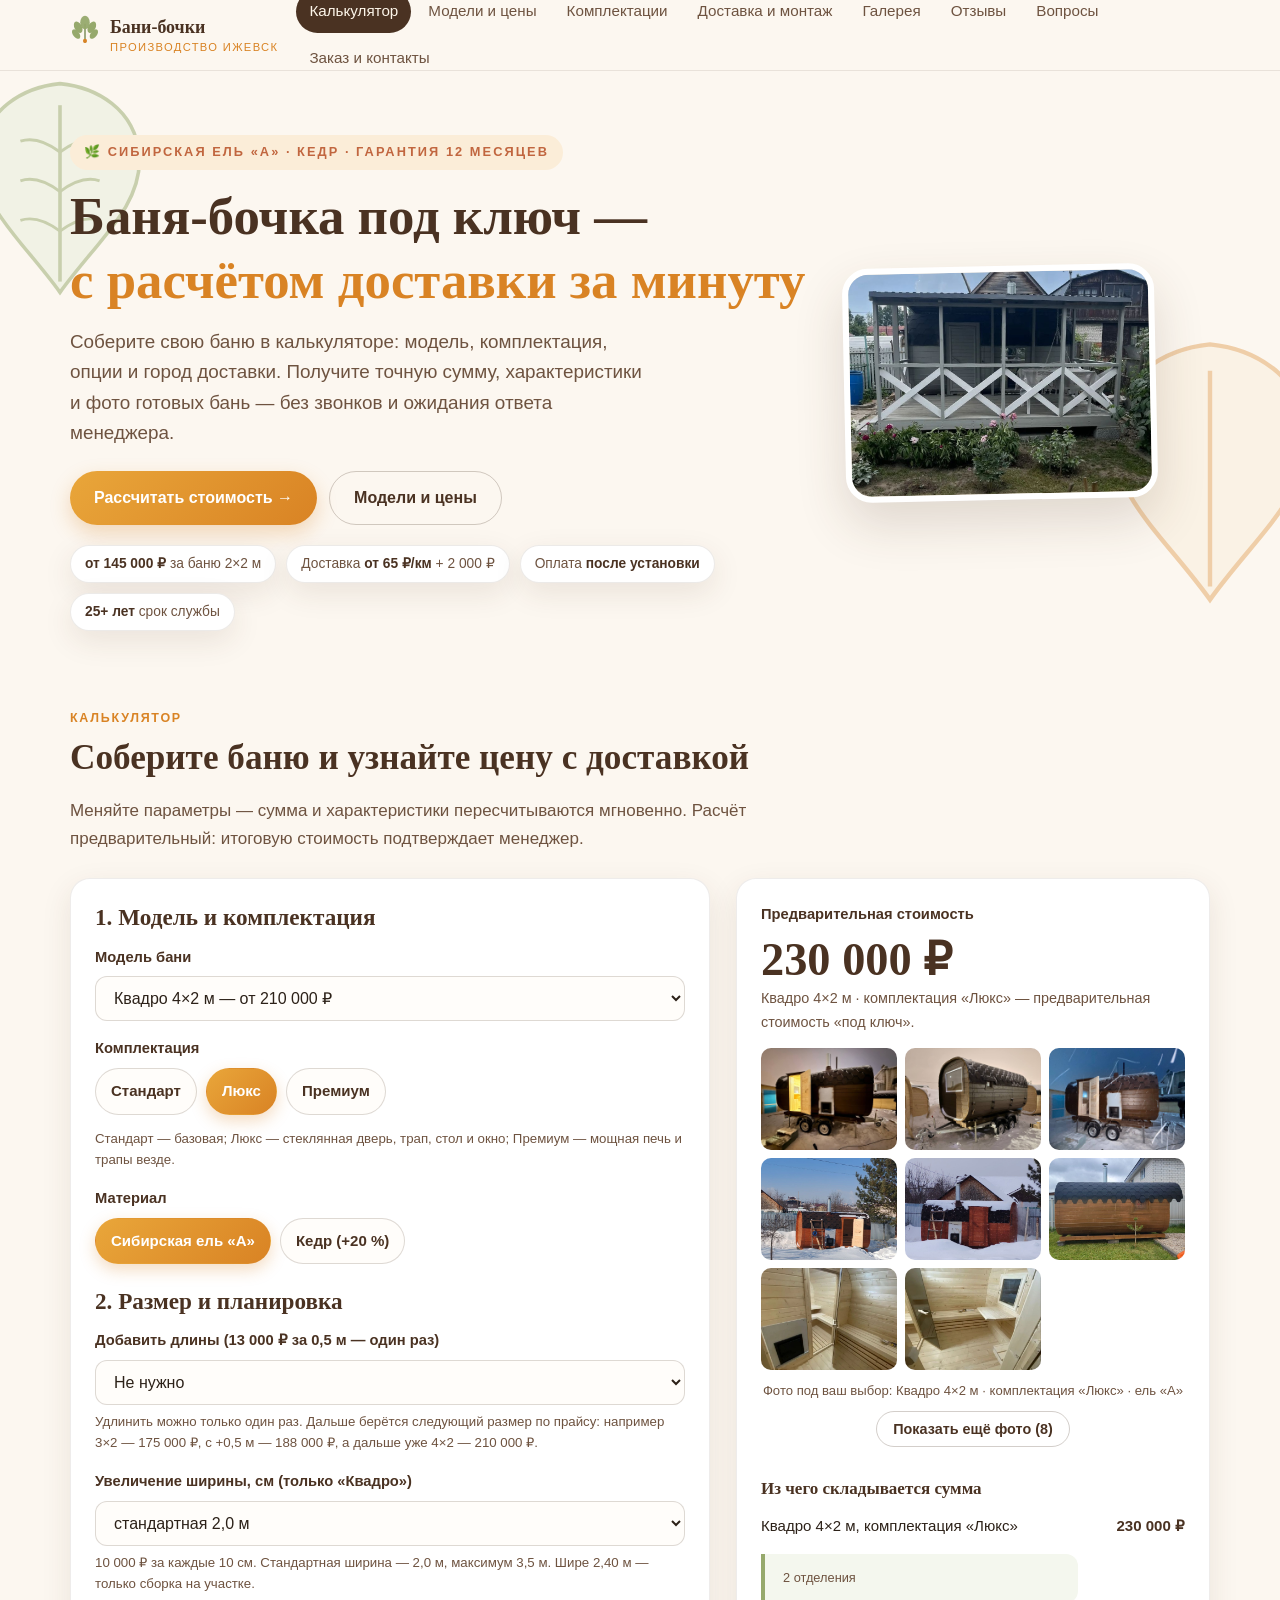
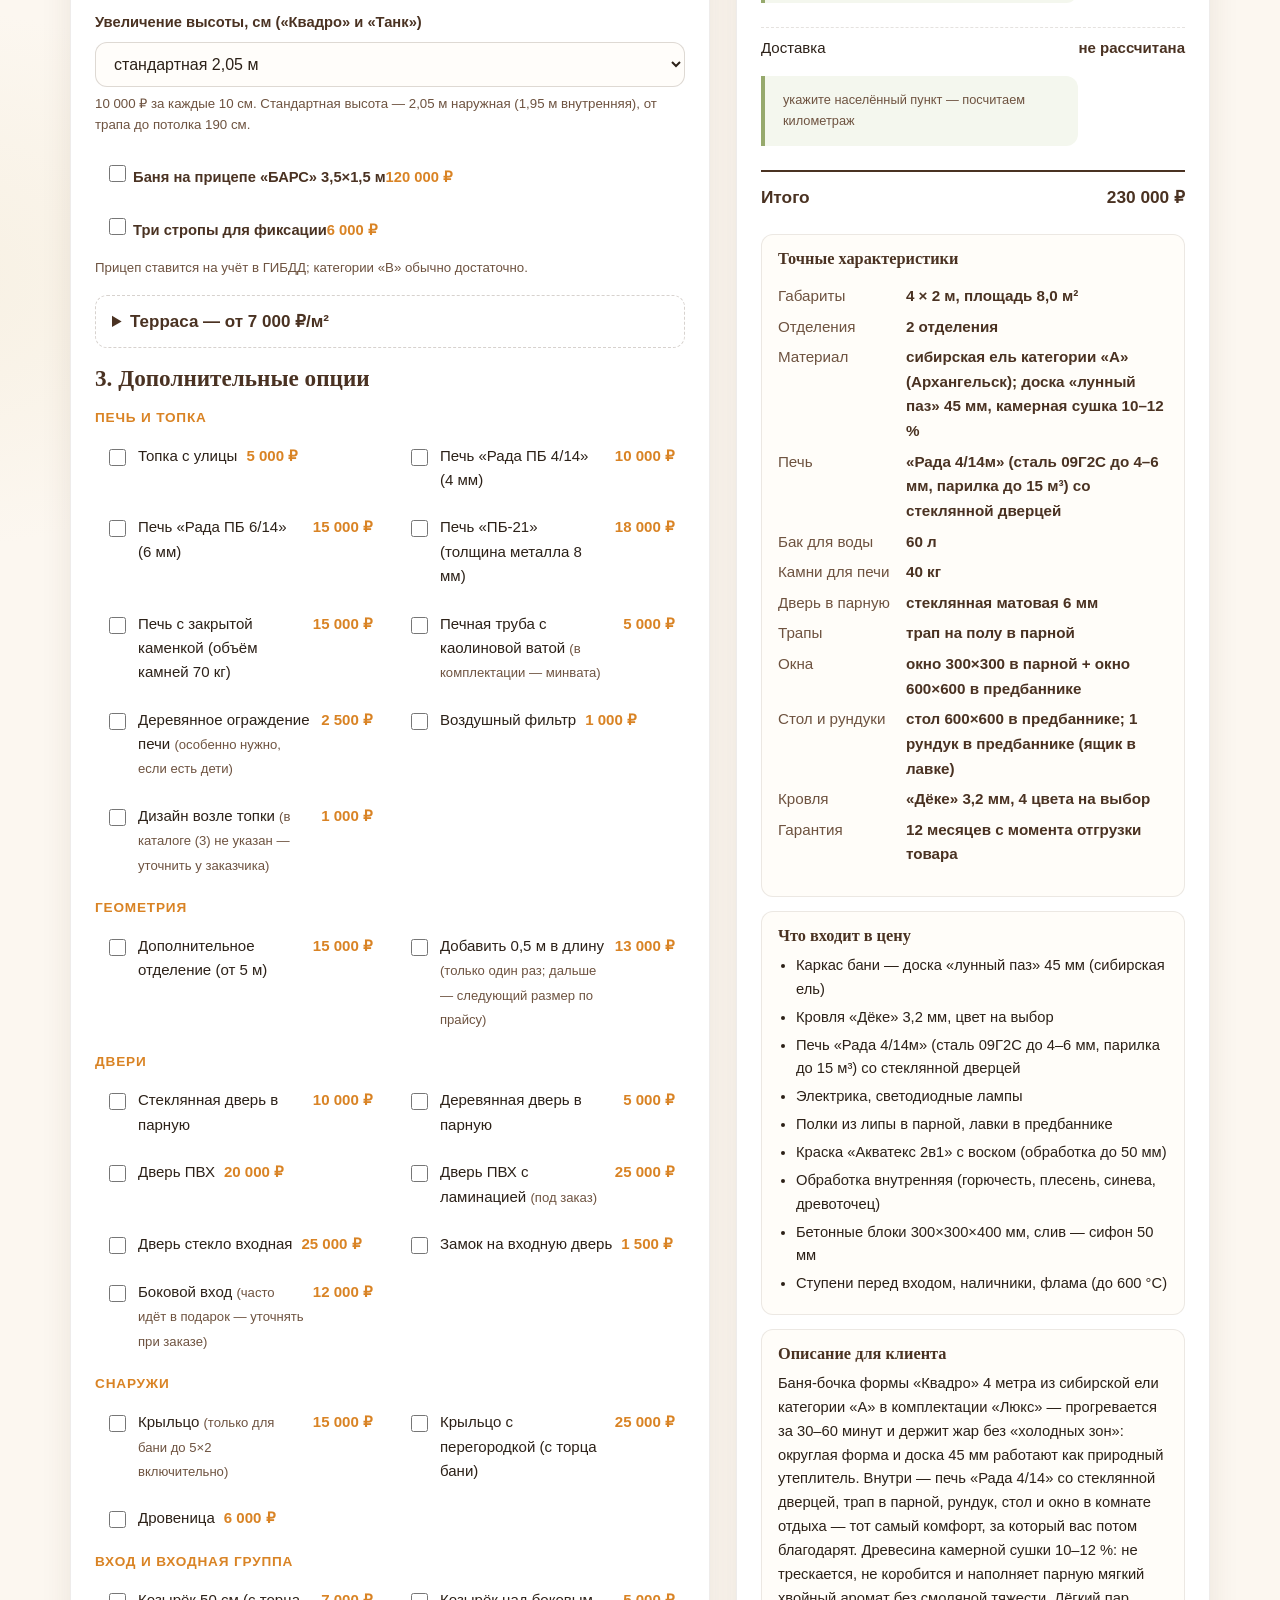
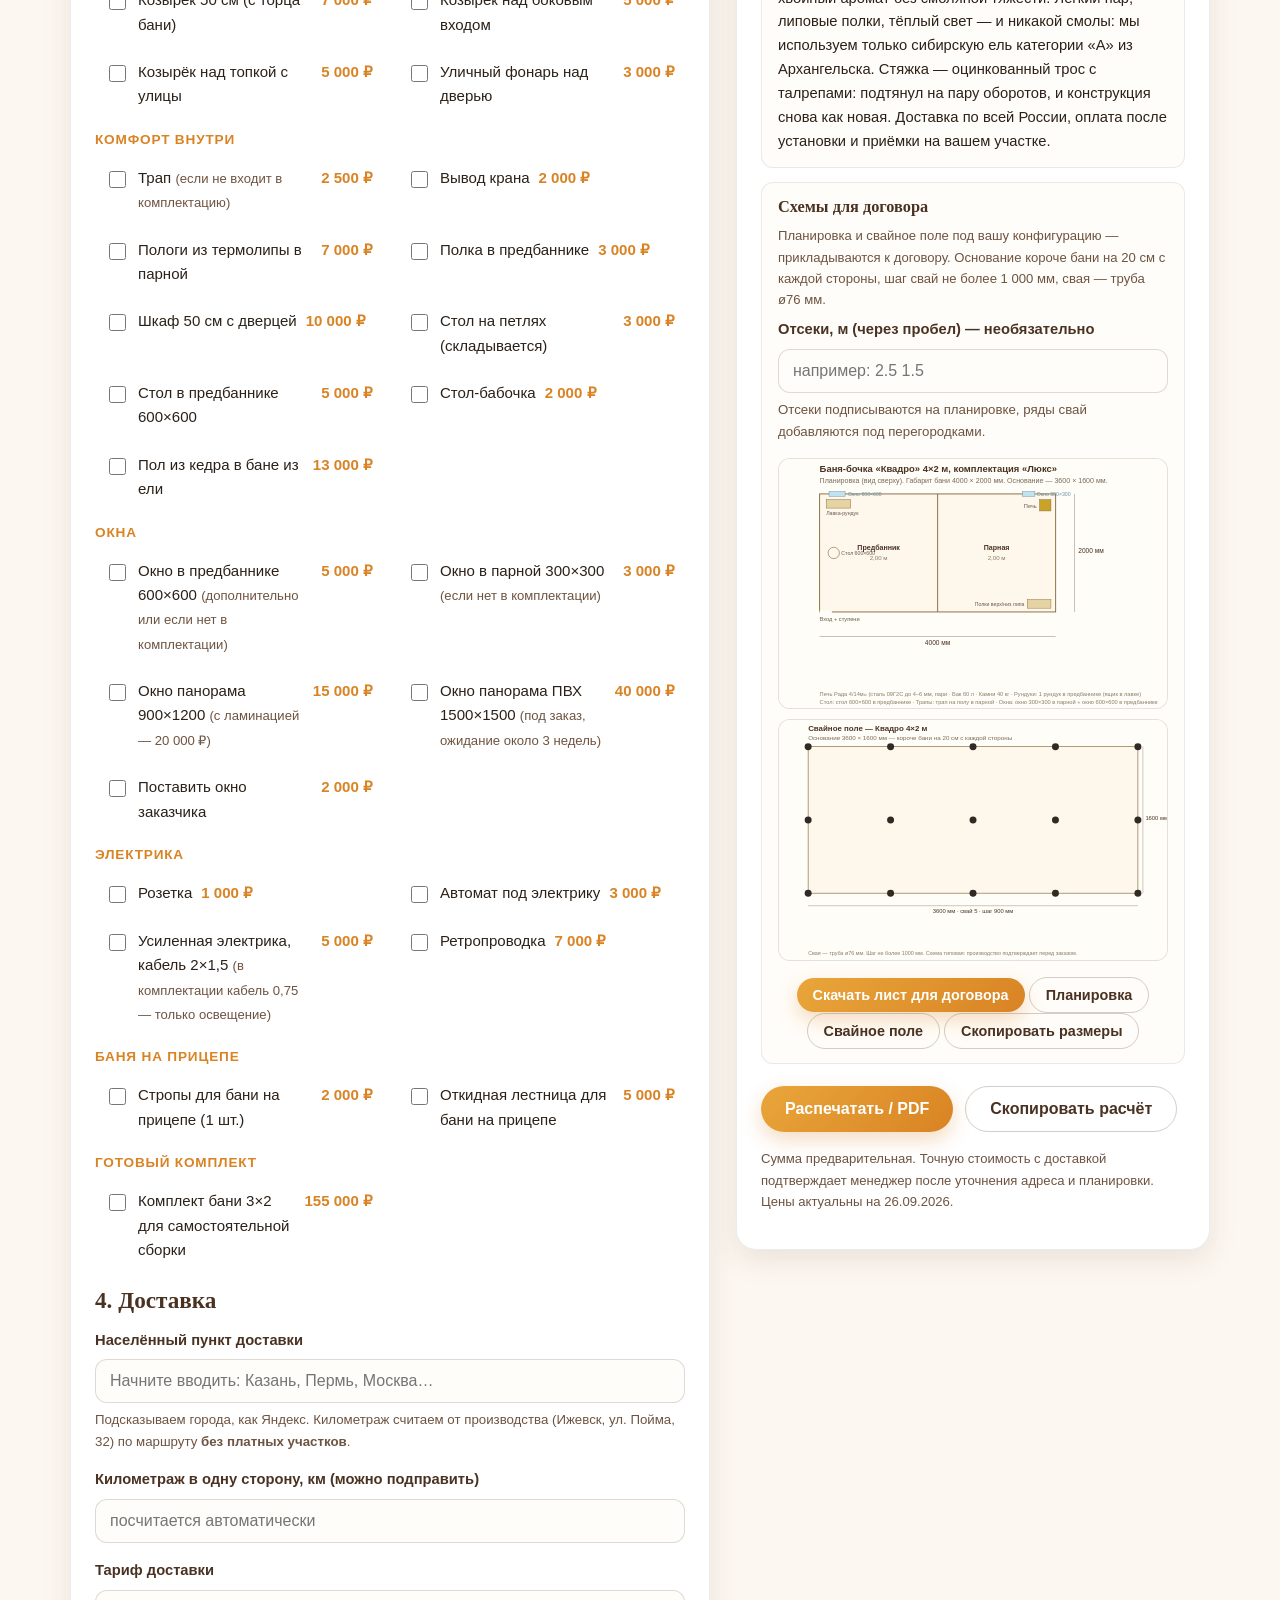
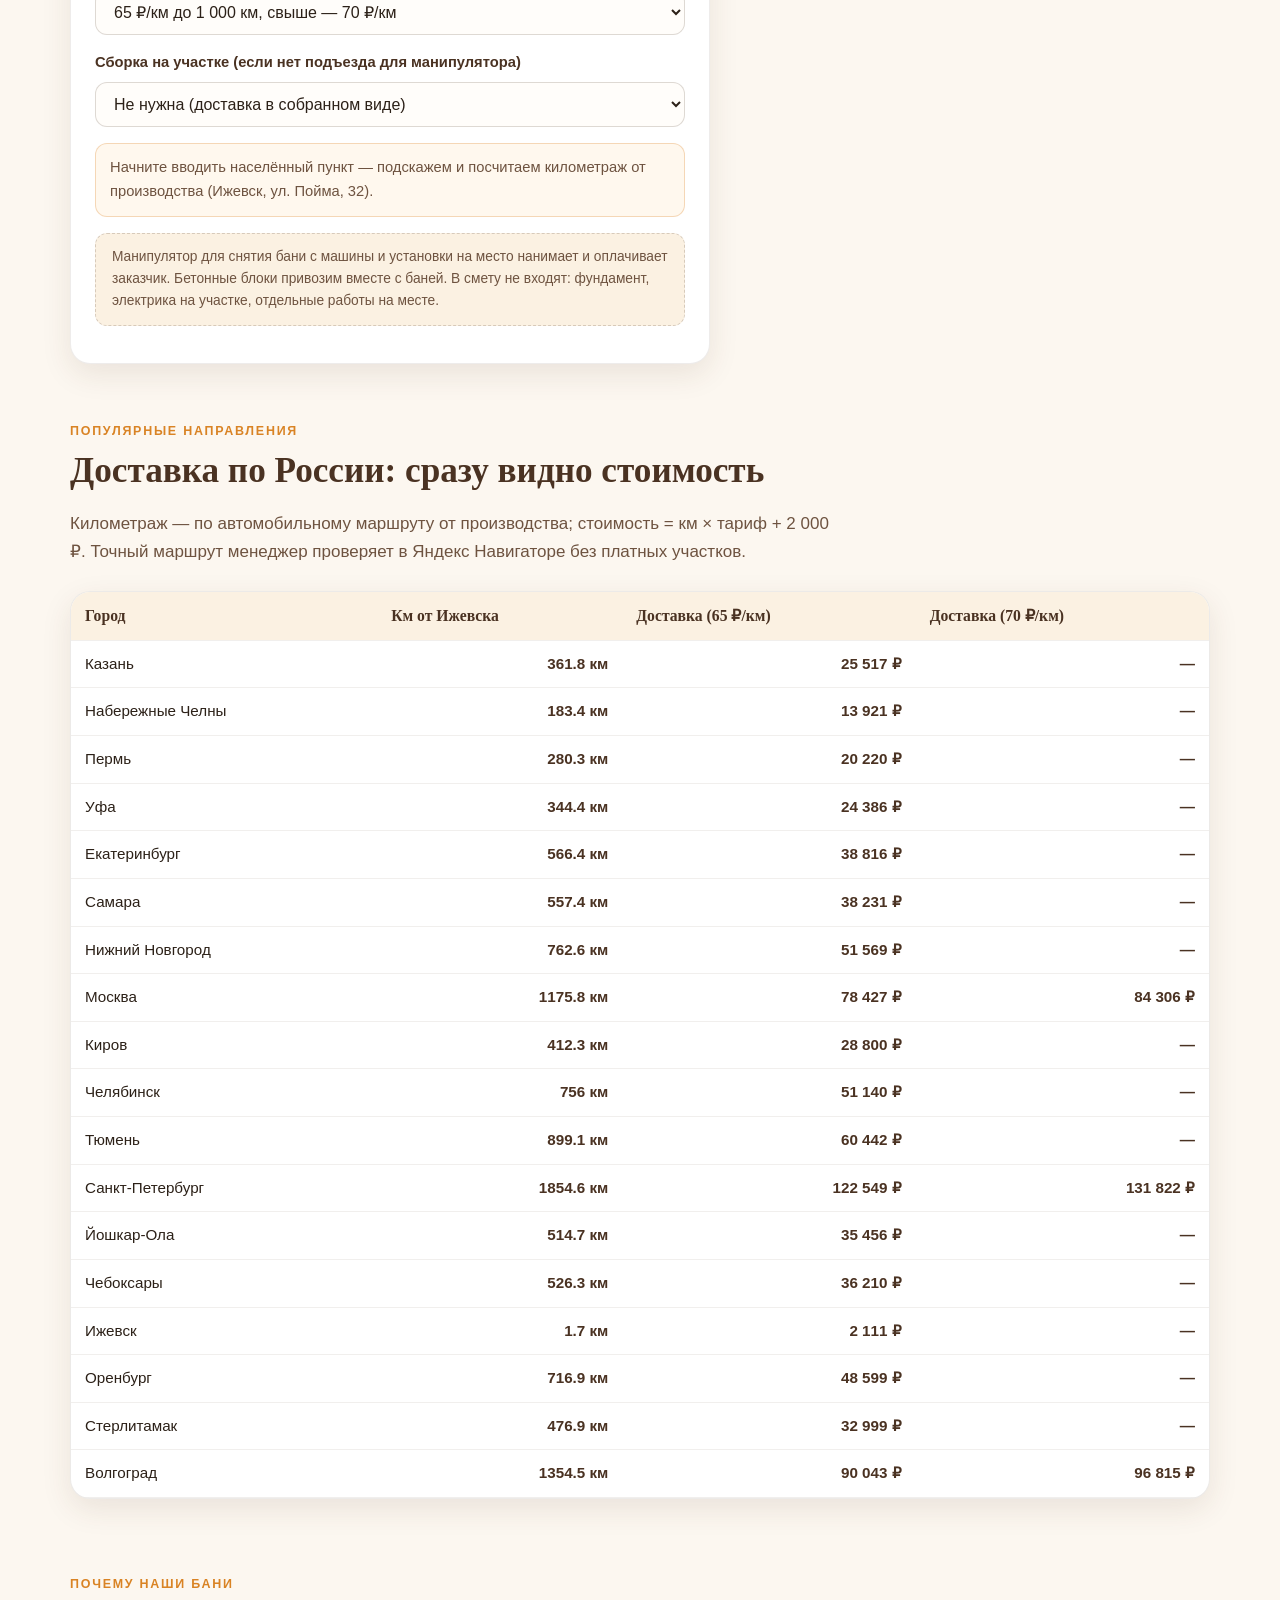
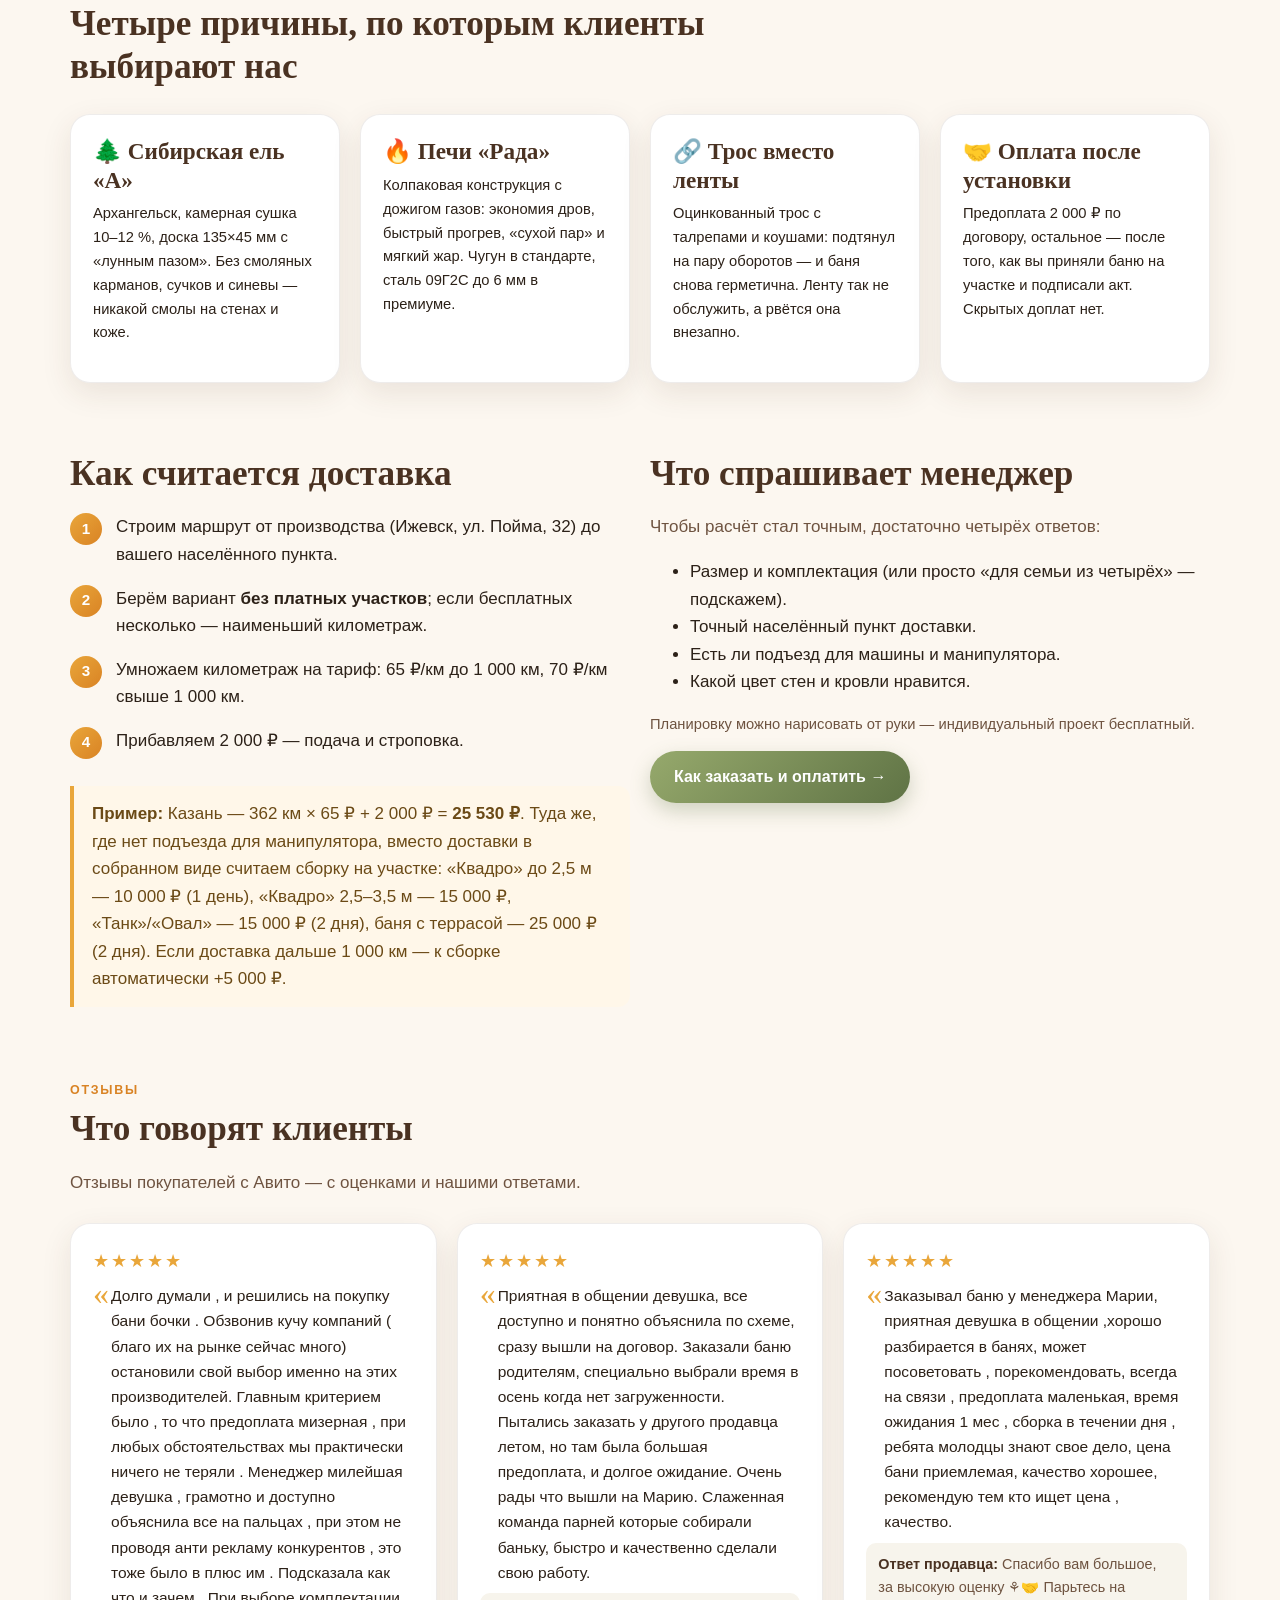
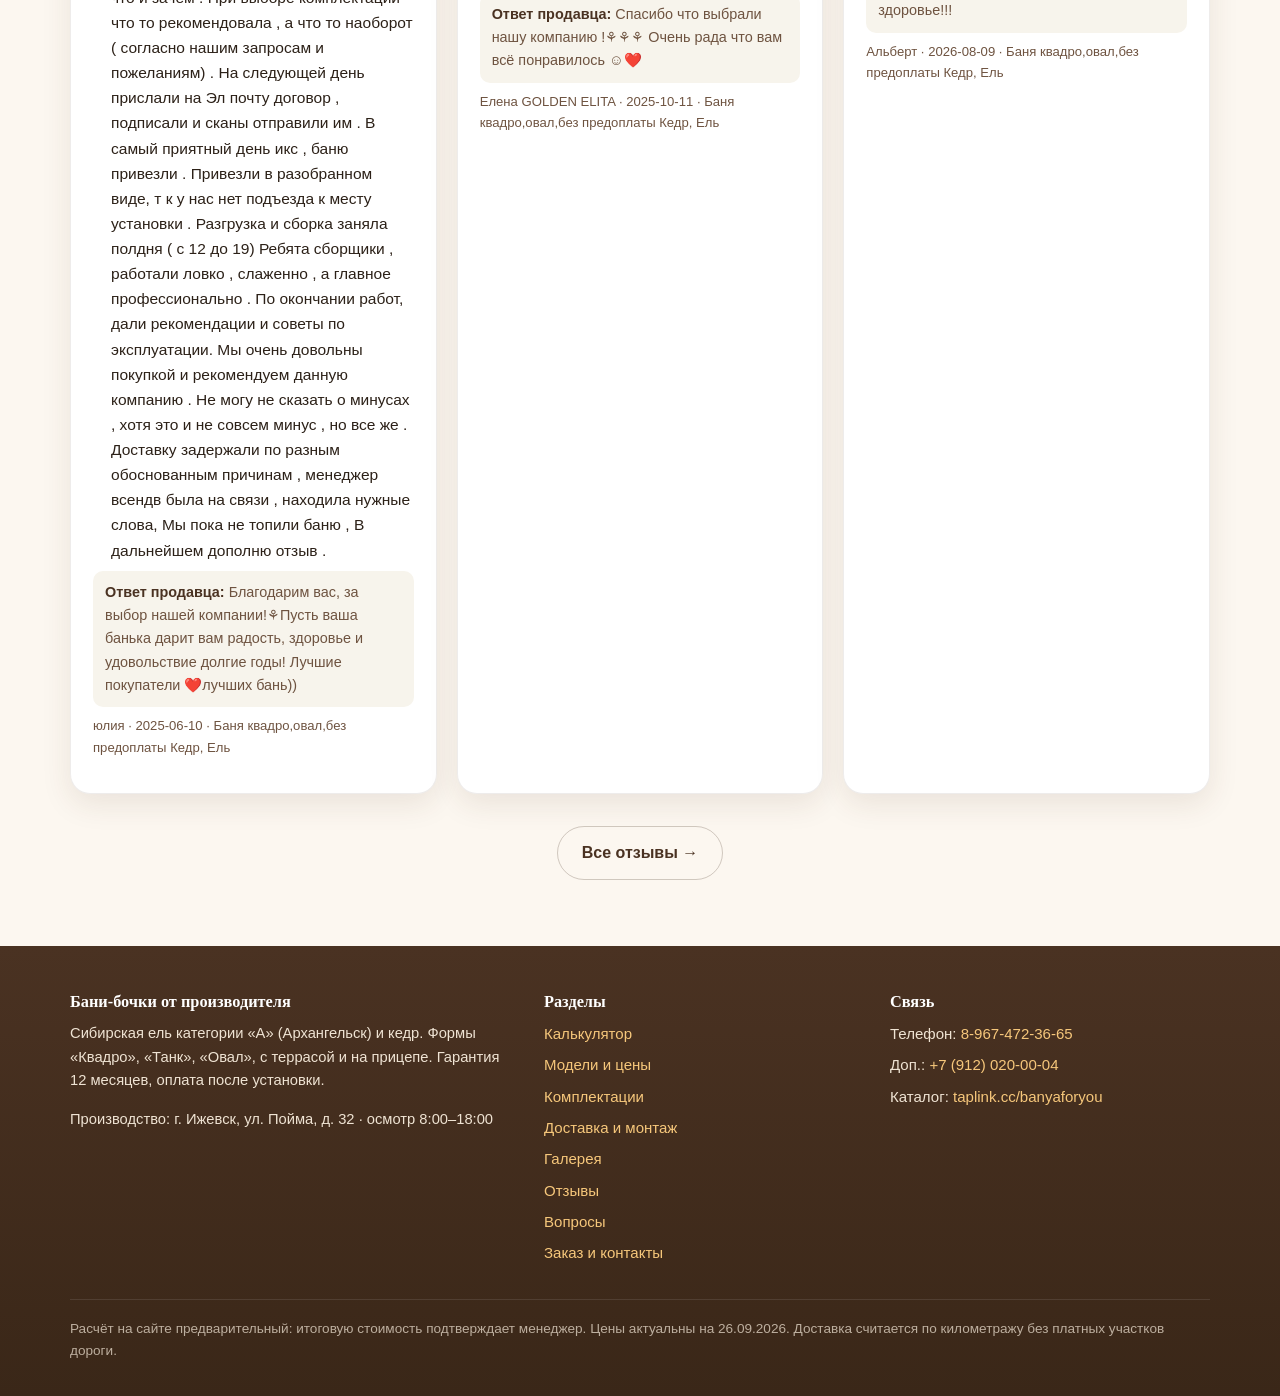
<file: index.html>
<!DOCTYPE html>
<html lang="ru">
<head>
<meta charset="utf-8">
<meta name="viewport" content="width=device-width, initial-scale=1">
<meta name="robots" content="noindex, nofollow, noarchive, nosnippet">
<meta name="description" content="Калькулятор бани-бочки от производителя: выберите модель, комплектацию и город — получите стоимость с доставкой.">
<title>Калькулятор бани-бочки — производство Ижевск</title>
<link rel="stylesheet" href="assets/css/style.css?v=17">
<link rel="icon" href="data:image/svg+xml,<svg xmlns='http://www.w3.org/2000/svg' viewBox='0 0 100 100'><text y='.9em' font-size='90'>🌿</text></svg>">
</head>
<body>

<!-- декоративные листики -->
<div class="decor leaf-float" style="top:80px;left:-30px;width:180px" aria-hidden="true">
  <svg viewBox="0 0 100 120"><path d="M50 118C30 90 4 70 6 42 8 16 30 4 50 2c20 2 42 14 44 40 2 28-24 48-44 76z" fill="#E7EEDC" stroke="#96A96C" stroke-width="2"/><path d="M50 112V14" stroke="#96A96C" stroke-width="2" fill="none"/><path d="M50 40c-8-6-16-8-22-6M50 62c-8-6-16-8-22-6M50 84c-8-6-16-8-22-6M50 40c8-6 16-8 22-6M50 62c8-6 16-8 22-6M50 84c8-6 16-8 22-6" stroke="#96A96C" stroke-width="1.6" fill="none"/></svg>
</div>
<div class="decor leaf-float d2" style="top:340px;right:-40px;width:220px;opacity:.35" aria-hidden="true">
  <svg viewBox="0 0 100 120"><path d="M50 118C30 90 4 70 6 42 8 16 30 4 50 2c20 2 42 14 44 40 2 28-24 48-44 76z" fill="#F7E9D2" stroke="#D98324" stroke-width="2"/><path d="M50 112V14" stroke="#D98324" stroke-width="2" fill="none"/></svg>
</div>

<section class="hero">
  <div class="wrap hero-grid">
    <div>
      <span class="eyebrow">🌿 Сибирская ель «А» · Кедр · Гарантия 12 месяцев</span>
      <h1>Баня-бочка под ключ — <em>с расчётом доставки за минуту</em></h1>
      <p class="lead">Соберите свою баню в калькуляторе: модель, комплектация, опции и город доставки.
        Получите точную сумму, характеристики и фото готовых бань — без звонков и ожидания ответа менеджера.</p>
      <div class="hero-cta">
        <a class="btn" href="#calc">Рассчитать стоимость →</a>
        <a class="btn ghost" href="catalog.html">Модели и цены</a>
      </div>
      <div class="hero-badges">
        <span class="badge"><b>от 145 000 ₽</b> за баню 2×2 м</span>
        <span class="badge">Доставка <b>от 65 ₽/км</b> + 2 000 ₽</span>
        <span class="badge">Оплата <b>после установки</b></span>
        <span class="badge"><b data-count="25" data-suffix="+ лет">25+ лет</b> срок службы</span>
      </div>
    </div>
    <div class="hero-art">
      <img src="assets/img/veranda/23.jpg" alt="Баня-бочка с верандой от производителя" width="960" height="720"
           fetchpriority="high" decoding="async">
    </div>
  </div>
</section>

<section id="calc" class="tight">
  <div class="wrap">
    <div class="sec-head reveal">
      <span class="kicker">Калькулятор</span>
      <h2>Соберите баню и узнайте цену с доставкой</h2>
      <p class="muted">Меняйте параметры — сумма и характеристики пересчитываются мгновенно.
        Расчёт предварительный: итоговую стоимость подтверждает менеджер.</p>
    </div>

    <div class="calc">
      <!-- ── форма ── -->
      <form class="panel reveal" id="calcForm" onsubmit="return false">
        <h3>1. Модель и комплектация</h3>
        <div class="field">
          <label for="modelSelect">Модель бани</label>
          <select id="modelSelect"></select>
        </div>
        <div class="field" id="tankLengthWrap"></div>
        <div class="field">
          <span class="lbl">Комплектация</span>
          <div class="chips" id="kitChips"></div>
          <div class="hint">Стандарт — базовая; Люкс — стеклянная дверь, трап, стол и окно; Премиум — мощная печь и трапы везде.</div>
        </div>
        <div class="field">
          <span class="lbl">Материал</span>
          <div class="chips">
            <label class="chip"><input type="radio" name="material" value="ель" checked><span>Сибирская ель «А»</span></label>
            <label class="chip"><input type="radio" name="material" value="кедр"><span>Кедр (+20 %)</span></label>
          </div>
          <div class="hint" id="cedarNote" style="display:none">Кедр — прочнее, красивее текстура, фитонциды; баня служит 25–35 лет.</div>
        </div>

        <h3 class="mt1">2. Размер и планировка</h3>
        <div class="field" id="extraLenWrap">
          <label for="extraLen">Добавить длины (13 000 ₽ за 0,5 м — один раз)</label>
          <select id="extraLen">
            <option value="0">Не нужно</option>
            <option value="1">+0,5 м — 13 000 ₽</option>
          </select>
          <div class="hint">Удлинить можно только один раз. Дальше берётся следующий размер по прайсу:
            например 3×2 — 175 000 ₽, с +0,5 м — 188 000 ₽, а дальше уже 4×2 — 210 000 ₽.</div>
        </div>
        <div class="field" id="extraSectionWrap">
          <label class="opt"><input type="checkbox" id="extraSection">
            <span>Дополнительное отделение (от 5 м)</span><span class="p">15 000 ₽</span></label>
          <div class="hint">Три отделения: комната отдыха, помывочная, парная.</div>
        </div>
        <div class="field" id="widthPlusWrap"></div>
        <div class="field" id="heightPlusWrap"></div>
        <div class="field" id="trailerWrap">
          <label class="opt"><input type="checkbox" id="trailerChk">
            <span>Баня на прицепе «БАРС» 3,5×1,5 м</span><span class="p">120 000 ₽</span></label>
          <label class="opt"><input type="checkbox" id="strapsChk">
            <span>Три стропы для фиксации</span><span class="p">6 000 ₽</span></label>
          <div class="hint">Прицеп ставится на учёт в ГИБДД; категории «B» обычно достаточно.</div>
        </div>

        <details class="adv">
          <summary>Терраса — от 7 000 ₽/м²</summary>
          <div class="field">
            <label for="verandaSqm">Площадь веранды, м²</label>
            <input type="number" id="verandaSqm" min="0" max="40" step="1" value="0" placeholder="например 8">
          </div>
          <div class="field">
            <label for="verandaType">Тип крыши веранды</label>
            <select id="verandaType">
              <option value="terrace">Двускатная крыша, баня под крышей — 13 500 ₽/м²</option>
              <option value="wall">Односкатная крыша, навес с одной стороны — 13 000 ₽/м²</option>
              <option value="open">Подиум с ограждением — 9 000 ₽/м²</option>
              <option value="podium">Подиум без ограждения — 7 000 ₽/м²</option>
            </select>
          </div>
        </details>

        <h3 class="mt1">3. Дополнительные опции</h3>
        <div id="optionsGroups"></div>

        <h3 class="mt1">4. Доставка</h3>
        <div class="field suggest">
          <label for="cityInput">Населённый пункт доставки</label>
          <input type="text" id="cityInput" placeholder="Начните вводить: Казань, Пермь, Москва…"
                 autocomplete="off" spellcheck="false">
          <div class="suggest-list" id="suggestList"></div>
          <div class="hint">Подсказываем города, как Яндекс. Километраж считаем от производства (Ижевск, ул. Пойма, 32)
            по маршруту <b>без платных участков</b>.</div>
        </div>
        <div class="field">
          <label for="kmManual">Километраж в одну сторону, км (можно подправить)</label>
          <input type="number" id="kmManual" min="0" max="12000" step="1" placeholder="посчитается автоматически">
        </div>
        <div class="field">
          <label for="tariffSelect">Тариф доставки</label>
          <select id="tariffSelect"></select>
        </div>
        <div class="field">
          <label for="buildSelect">Сборка на участке (если нет подъезда для манипулятора)</label>
          <select id="buildSelect"></select>
        </div>
        <div class="route-box" id="routeBox"></div>
        <p class="disclaimer mt1">Манипулятор для снятия бани с машины и установки на место нанимает и оплачивает заказчик.
          Бетонные блоки привозим вместе с баней. В смету не входят: фундамент, электрика на участке, отдельные работы на месте.</p>
      </form>

      <!-- ── результат ── -->
      <aside class="panel result" id="calcResult">
        <span class="lbl">Предварительная стоимость</span>
        <div class="sum" id="sumValue">—</div>
        <div class="sum-sub" id="sumSub">Выберите модель, комплектацию и населённый пункт доставки.</div>

        <div class="result-gallery" id="resultGallery"></div>
        <p class="tiny muted center" id="galCaption" style="margin:-4px 0 10px"></p>
        <div class="center"><button class="btn ghost sm" id="galleryMore" type="button">Показать больше фото</button></div>

        <h4 class="mt2" style="margin-bottom:6px">Из чего складывается сумма</h4>
        <table class="brk" id="breakdown"></table>

        <div class="card-mini">
          <h4>Точные характеристики</h4>
          <dl class="kv" id="chars"></dl>
        </div>

        <div class="card-mini">
          <h4>Что входит в цену</h4>
          <ul id="kitBullets"></ul>
        </div>

        <div class="card-mini">
          <h4>Описание для клиента</h4>
          <p id="adText" class="small" style="margin:0"></p>
        </div>

        <div class="card-mini" id="pileBlock">
          <h4>Схемы для договора</h4>
          <p class="tiny muted" style="margin:0 0 8px">Планировка и свайное поле под вашу конфигурацию —
            прикладываются к договору. Основание короче бани на 20 см с каждой стороны, шаг свай не более 1 000 мм,
            свая — труба ø76 мм.</p>
          <div class="field">
            <label for="pileSections">Отсеки, м (через пробел) — необязательно</label>
            <input type="text" id="pileSections" placeholder="например: 2.5 1.5">
            <div class="hint">Отсеки подписываются на планировке, ряды свай добавляются под перегородками.</div>
          </div>
          <div class="plan-host" id="planHost"></div>
          <div class="pile-host" id="pileHost"></div>
          <div class="center mt1 no-print">
            <button class="btn sm" type="button" id="sheetDownload">Скачать лист для договора</button>
            <button class="btn ghost sm" type="button" id="planDownload">Планировка</button>
            <button class="btn ghost sm" type="button" id="pileDownload">Свайное поле</button>
            <button class="btn ghost sm" type="button" id="pileCopy">Скопировать размеры</button>
          </div>
        </div>

        <div class="hero-cta no-print">
          <button class="btn" id="btnPrint" type="button">Распечатать / PDF</button>
          <button class="btn ghost" id="btnCopy" type="button">Скопировать расчёт</button>
        </div>
        <p class="tiny muted mt1">Сумма предварительная. Точную стоимость с доставкой подтверждает менеджер после уточнения
          адреса и планировки. Цены актуальны на 26.09.2026.</p>
      </aside>
    </div>
  </div>
</section>

<section class="tight">
  <div class="wrap">
    <div class="sec-head reveal">
      <span class="kicker">Популярные направления</span>
      <h2>Доставка по России: сразу видно стоимость</h2>
      <p class="muted">Километраж — по автомобильному маршруту от производства; стоимость = км × тариф + 2 000 ₽.
        Точный маршрут менеджер проверяет в Яндекс Навигаторе без платных участков.</p>
    </div>
    <div class="table-wrap reveal">
      <table class="data" id="popularTable">
        <thead><tr><th>Город</th><th>Км от Ижевска</th><th>Доставка (65 ₽/км)</th><th>Доставка (70 ₽/км)</th></tr></thead>
        <tbody></tbody>
      </table>
    </div>
  </div>
</section>

<section>
  <div class="wrap">
    <div class="sec-head reveal">
      <span class="kicker">Почему наши бани</span>
      <h2>Четыре причины, по которым клиенты выбирают нас</h2>
    </div>
    <div class="grid g4">
      <div class="card reveal">
        <h3>🌲 Сибирская ель «А»</h3>
        <p class="small">Архангельск, камерная сушка 10–12 %, доска 135×45 мм с «лунным пазом».
          Без смоляных карманов, сучков и синевы — никакой смолы на стенах и коже.</p>
      </div>
      <div class="card reveal d1">
        <h3>🔥 Печи «Рада»</h3>
        <p class="small">Колпаковая конструкция с дожигом газов: экономия дров, быстрый прогрев,
          «сухой пар» и мягкий жар. Чугун в стандарте, сталь 09Г2С до 6 мм в премиуме.</p>
      </div>
      <div class="card reveal d2">
        <h3>🔗 Трос вместо ленты</h3>
        <p class="small">Оцинкованный трос с талрепами и коушами: подтянул на пару оборотов — и баня снова
          герметична. Ленту так не обслужить, а рвётся она внезапно.</p>
      </div>
      <div class="card reveal d3">
        <h3>🤝 Оплата после установки</h3>
        <p class="small">Предоплата 2 000 ₽ по договору, остальное — после того, как вы приняли баню на участке
          и подписали акт. Скрытых доплат нет.</p>
      </div>
    </div>
  </div>
</section>

<section class="tight">
  <div class="wrap">
    <div class="grid g2">
      <div class="reveal">
        <h2>Как считается доставка</h2>
        <ul class="steps">
          <li>Строим маршрут от производства (Ижевск, ул. Пойма, 32) до вашего населённого пункта.</li>
          <li>Берём вариант <b>без платных участков</b>; если бесплатных несколько — наименьший километраж.</li>
          <li>Умножаем километраж на тариф: 65 ₽/км до 1 000 км, 70 ₽/км свыше 1 000 км.</li>
          <li>Прибавляем 2 000 ₽ — подача и строповка.</li>
        </ul>
        <div class="note warm"><b>Пример:</b> Казань — 362 км × 65 ₽ + 2 000 ₽ = <b>25 530 ₽</b>.
          Туда же, где нет подъезда для манипулятора, вместо доставки в собранном виде считаем сборку на участке:
          «Квадро» до 2,5 м — 10 000 ₽ (1 день), «Квадро» 2,5–3,5 м — 15 000 ₽,
          «Танк»/«Овал» — 15 000 ₽ (2 дня), баня с террасой — 25 000 ₽ (2 дня).
          Если доставка дальше 1 000 км — к сборке автоматически +5 000 ₽.</div>
      </div>
      <div class="reveal d1">
        <h2>Что спрашивает менеджер</h2>
        <p class="muted">Чтобы расчёт стал точным, достаточно четырёх ответов:</p>
        <ul>
          <li>Размер и комплектация (или просто «для семьи из четырёх» — подскажем).</li>
          <li>Точный населённый пункт доставки.</li>
          <li>Есть ли подъезд для машины и манипулятора.</li>
          <li>Какой цвет стен и кровли нравится.</li>
        </ul>
        <p class="small muted">Планировку можно нарисовать от руки — индивидуальный проект бесплатный.</p>
        <a class="btn leaf" href="contacts.html">Как заказать и оплатить →</a>
      </div>
    </div>
  </div>
</section>

<section class="tight">
  <div class="wrap">
    <div class="sec-head reveal">
      <span class="kicker">Отзывы</span>
      <h2>Что говорят клиенты</h2>
      <p class="muted">Отзывы покупателей с Авито — с оценками и нашими ответами.</p>
    </div>
    <div class="grid g3" id="reviewsPreview"></div>
    <div class="center mt2"><a class="btn ghost" href="otzyvy.html">Все отзывы →</a></div>
  </div>
</section>

<script>window.__ASSETS_V = 1;</script>
<script src="assets/js/config.js?v=17"></script>
<script src="assets/js/data.js?v=17"></script>
<script src="assets/js/layout.js?v=17"></script>
<script src="assets/js/pile.js?v=17"></script>
<script src="assets/js/plan.js?v=17"></script>
<script src="assets/js/geo.js?v=17"></script>
<script src="assets/js/app.js?v=17"></script>
<script src="assets/js/calc.js?v=17"></script>
<script>
/* таблица популярных направлений */
(function(){
  const D = window.BANYA_DATA || {};
  const CITIES = ["Казань","Набережные Челны","Пермь","Уфа","Екатеринбург","Самара","Нижний Новгород",
                  "Москва","Киров","Челябинск","Тюмень","Санкт-Петербург","Йошкар-Ола","Чебоксары",
                  "Ижевск","Оренбург","Стерлитамак","Волгоград"];
  const tbody = document.querySelector("#popularTable tbody");
  if (!tbody) return;
  const d = D.distances || {};
  const rub = v => Math.round(v).toLocaleString("ru-RU").replace(/\u00a0/g," ") + " ₽";
  tbody.innerHTML = CITIES.map(c => {
    const x = d[c]; if (!x || !x["км"]) return "";
    const km = x["км"];
    return `<tr><td>${c}</td><td class="num">${km} км</td>
      <td class="num">${rub(km*65+2000)}</td>
      <td class="num">${km>1000 ? rub(km*70+2000) : "—"}</td></tr>`;
  }).join("");
})();
</script>
</body>
</html>
</file>
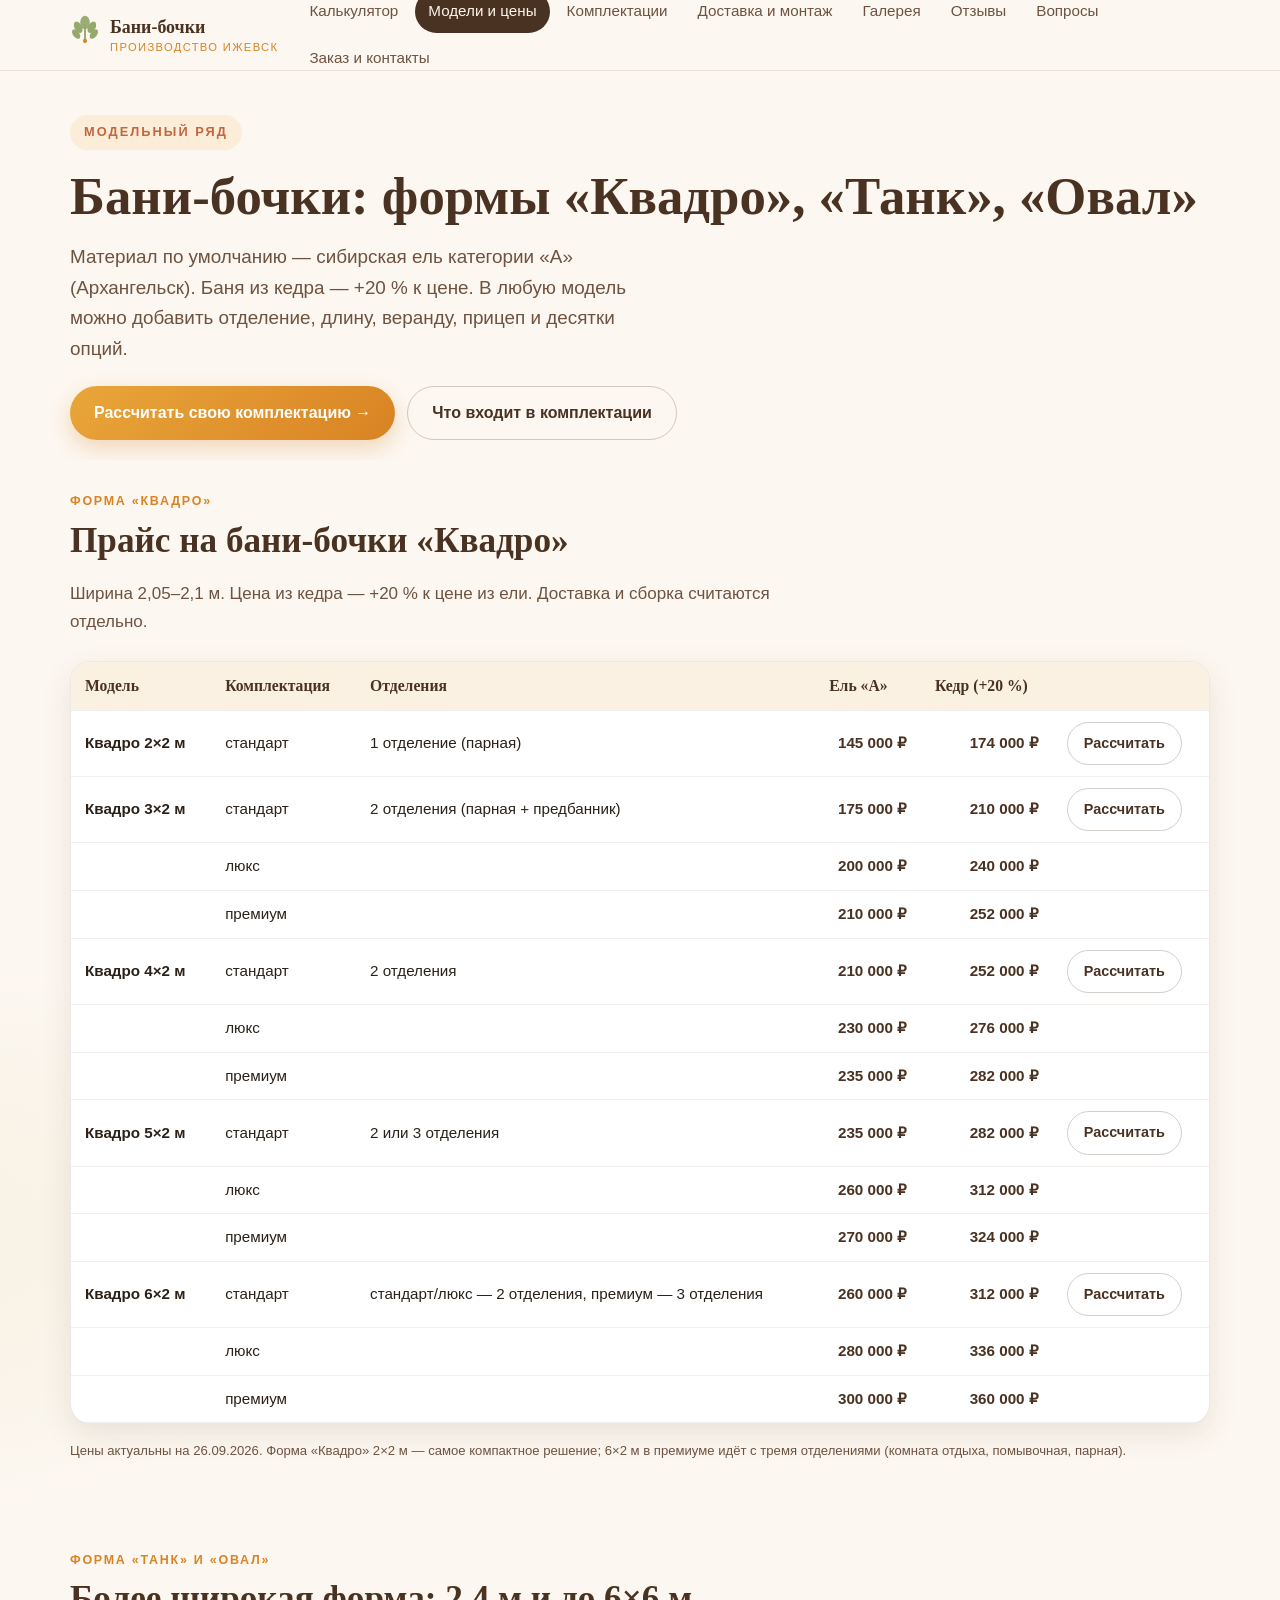
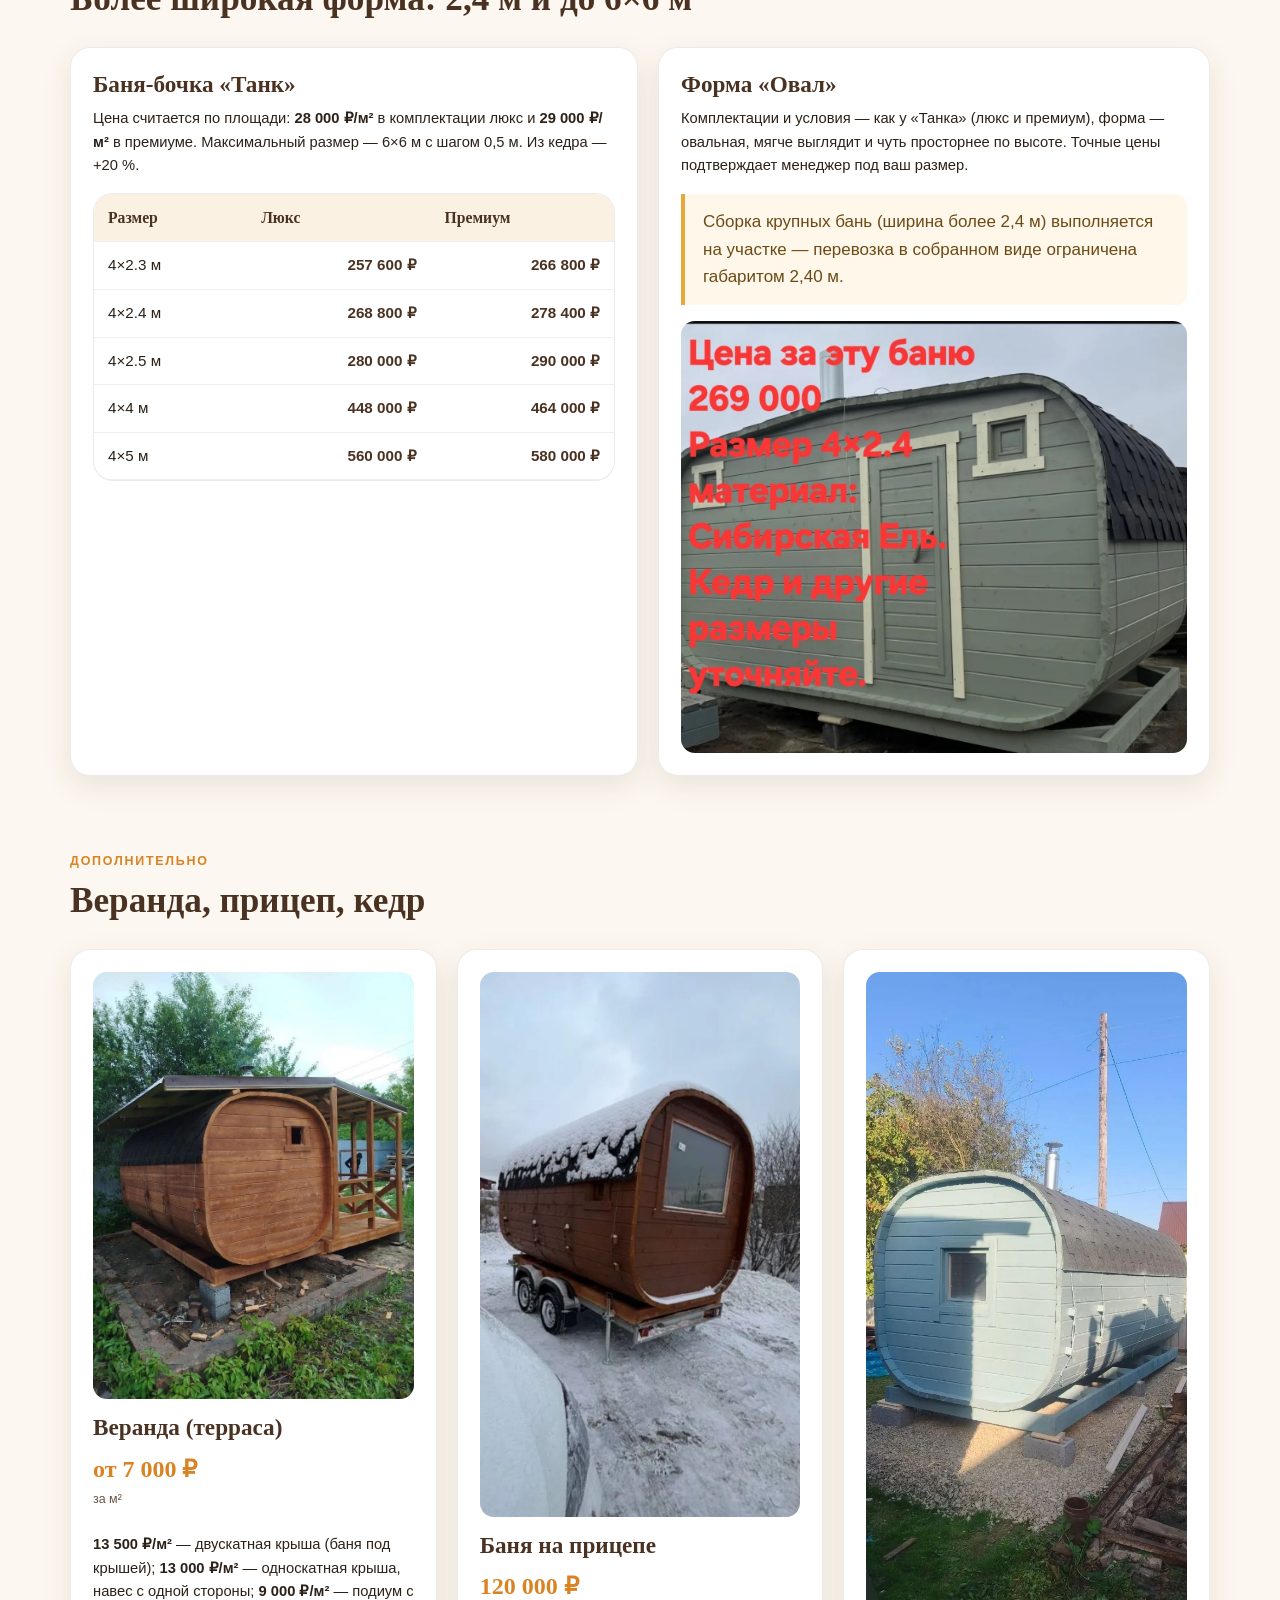
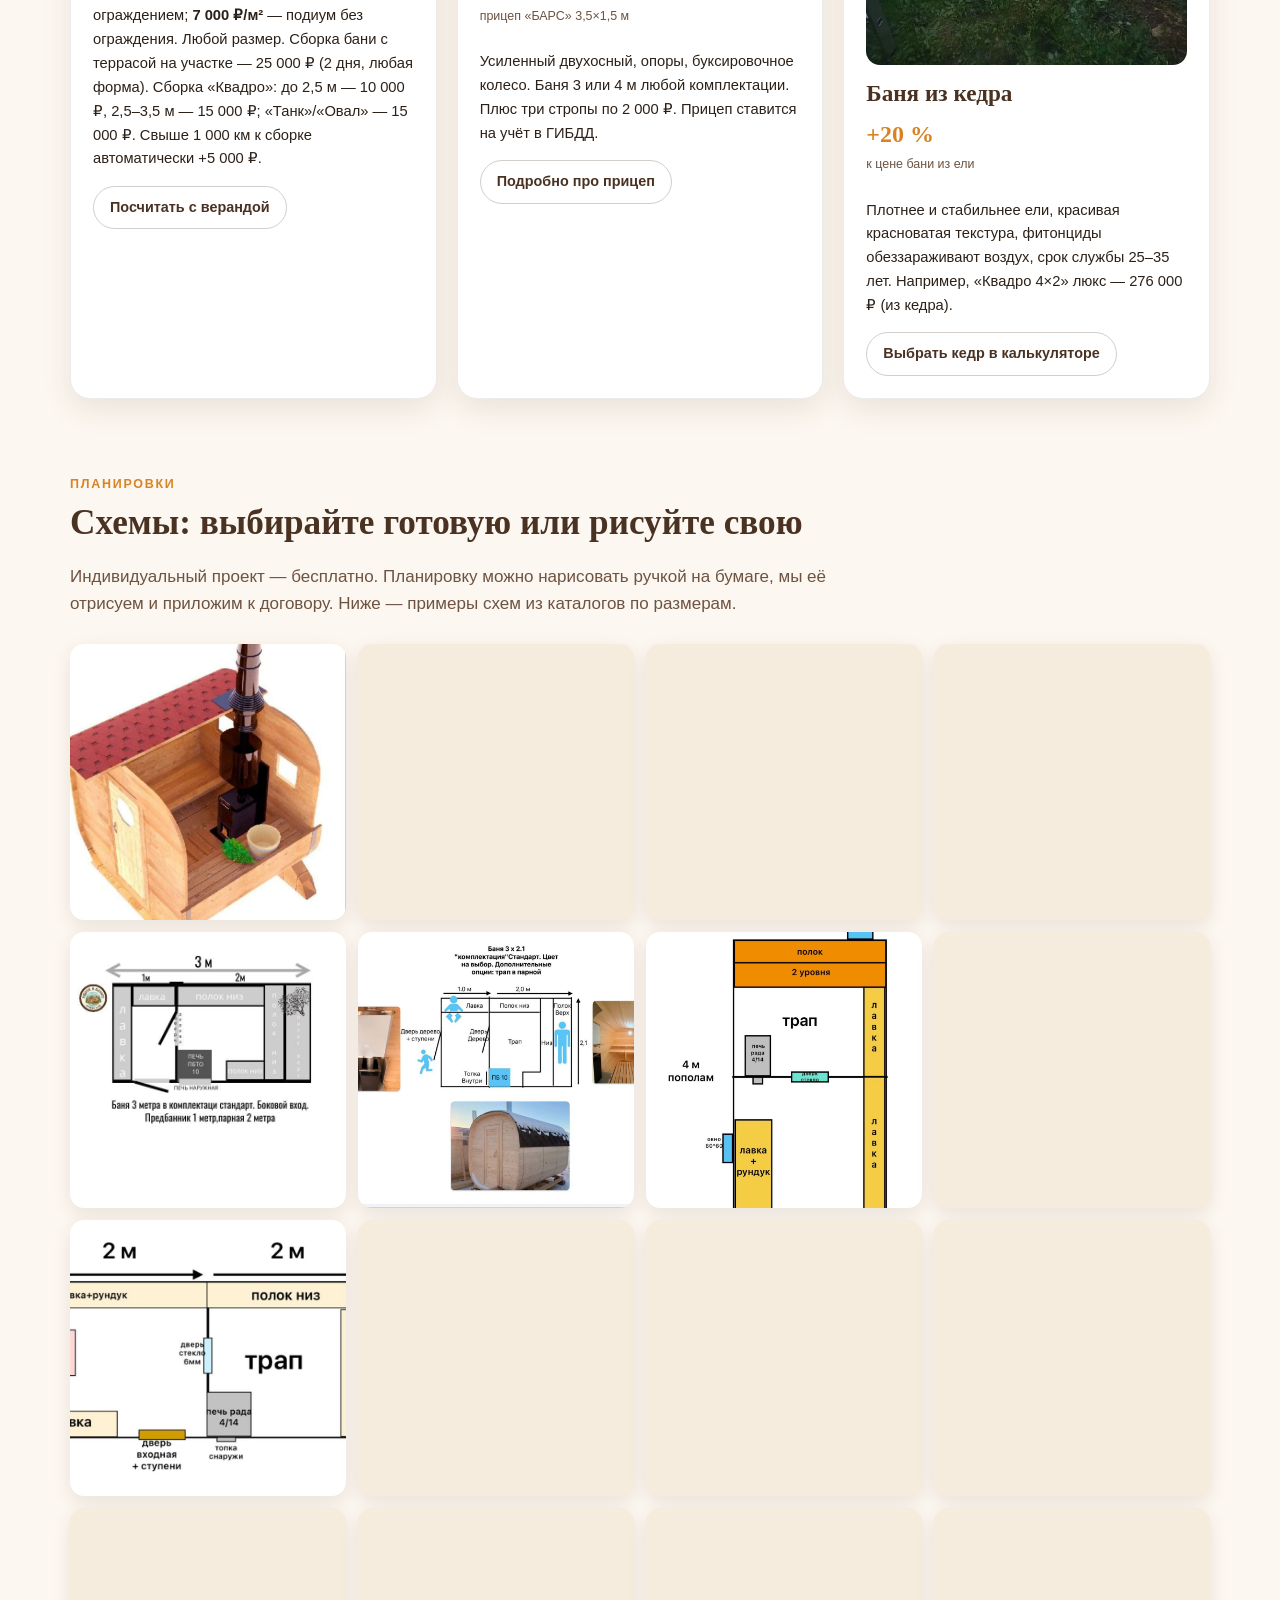
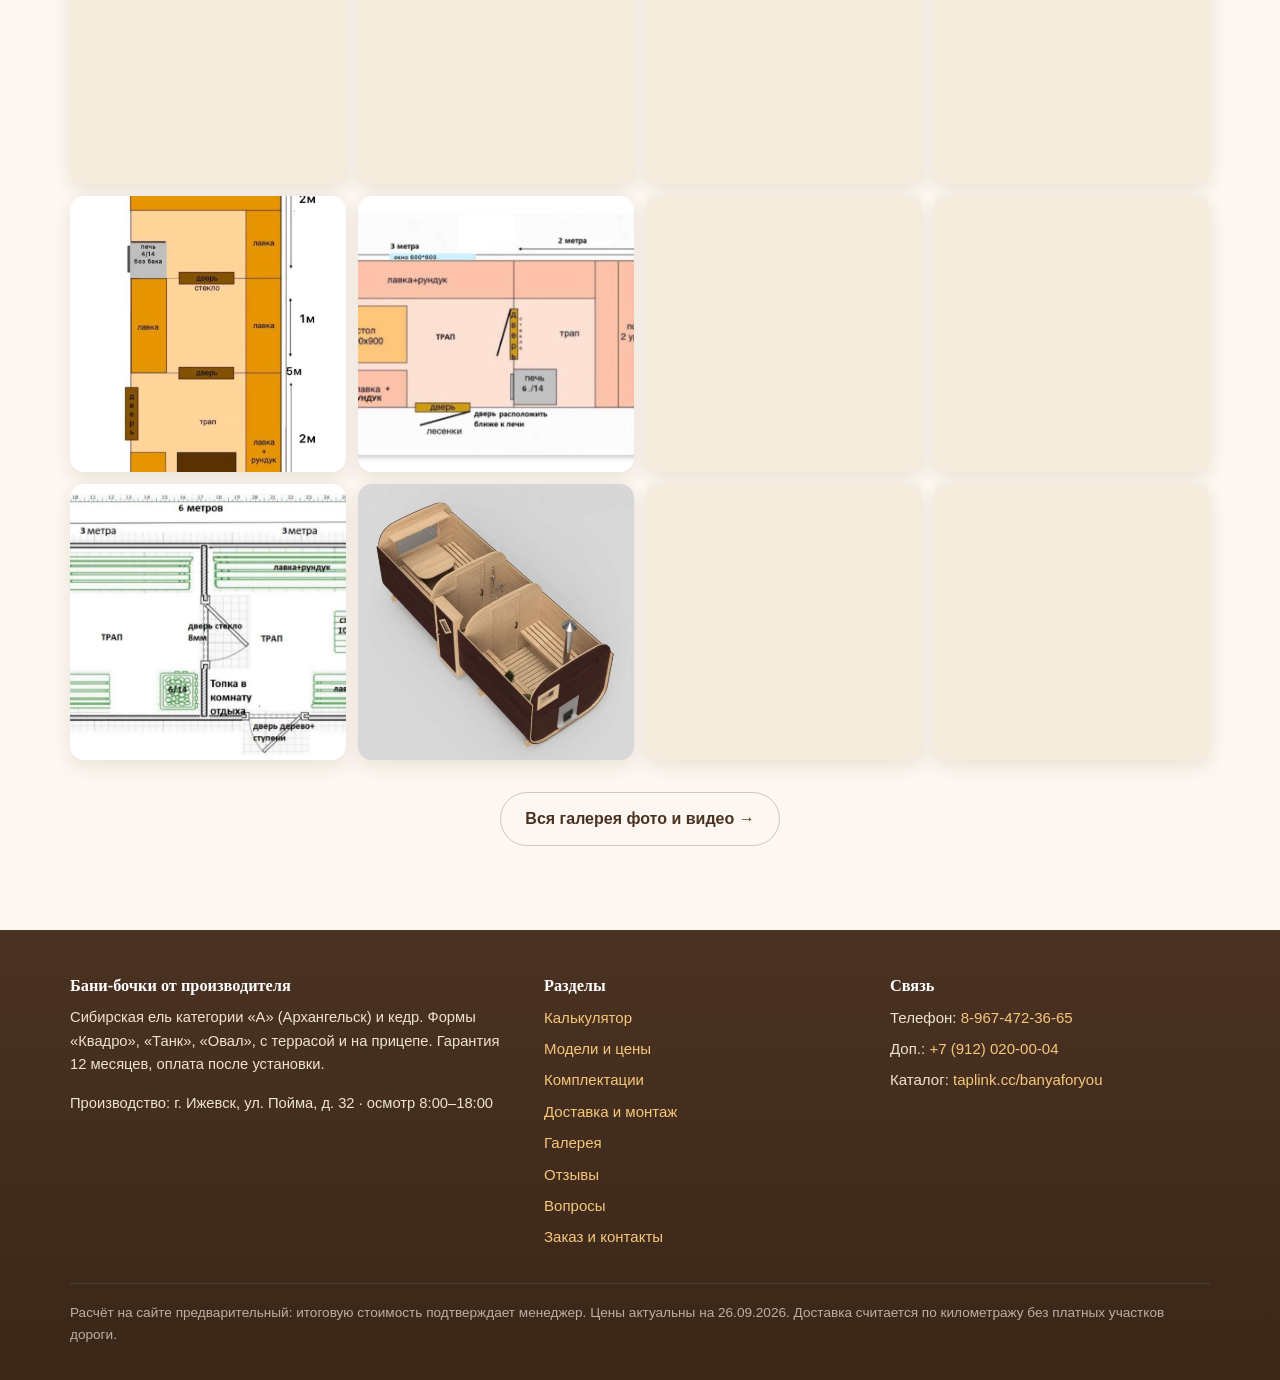
<file: catalog.html>
<!DOCTYPE html>
<html lang="ru">
<head>
<meta charset="utf-8">
<meta name="viewport" content="width=device-width, initial-scale=1">
<meta name="robots" content="noindex, nofollow, noarchive, nosnippet">
<title>Модели и цены бань-бочек — Квадро, Танк, Овал, веранда, прицеп</title>
<link rel="stylesheet" href="assets/css/style.css?v=17">
<link rel="icon" href="data:image/svg+xml,<svg xmlns='http://www.w3.org/2000/svg' viewBox='0 0 100 100'><text y='.9em' font-size='90'>🌿</text></svg>">
</head>
<body>

<section class="hero" style="padding:44px 0 20px">
  <div class="wrap">
    <span class="eyebrow">Модельный ряд</span>
    <h1>Бани-бочки: формы «Квадро», «Танк», «Овал»</h1>
    <p class="lead">Материал по умолчанию — сибирская ель категории «А» (Архангельск). Баня из кедра — +20 % к цене.
      В любую модель можно добавить отделение, длину, веранду, прицеп и десятки опций.</p>
    <div class="hero-cta"><a class="btn" href="index.html#calc">Рассчитать свою комплектацию →</a>
      <a class="btn ghost" href="komplektacii.html">Что входит в комплектации</a></div>
  </div>
</section>

<section class="tight">
  <div class="wrap">
    <div class="sec-head reveal"><span class="kicker">Форма «Квадро»</span>
      <h2>Прайс на бани-бочки «Квадро»</h2>
      <p class="muted">Ширина 2,05–2,1 м. Цена из кедра — +20 % к цене из ели. Доставка и сборка считаются отдельно.</p></div>
    <div class="table-wrap reveal">
      <table class="data" id="quadroTable">
        <thead><tr><th>Модель</th><th>Комплектация</th><th>Отделения</th><th>Ель «А»</th><th>Кедр (+20 %)</th><th></th></tr></thead>
        <tbody></tbody>
      </table>
    </div>
    <p class="tiny muted mt1">Цены актуальны на 26.09.2026. Форма «Квадро» 2×2 м — самое компактное решение;
      6×2 м в премиуме идёт с тремя отделениями (комната отдыха, помывочная, парная).</p>
  </div>
</section>

<section>
  <div class="wrap">
    <div class="sec-head reveal"><span class="kicker">Форма «Танк» и «Овал»</span>
      <h2>Более широкая форма: 2,4 м и до 6×6 м</h2></div>
    <div class="grid g2">
      <div class="card reveal">
        <h3>Баня-бочка «Танк»</h3>
        <p class="small">Цена считается по площади: <b>28 000 ₽/м²</b> в комплектации люкс и <b>29 000 ₽/м²</b> в премиуме.
          Максимальный размер — 6×6 м с шагом 0,5 м. Из кедра — +20 %.</p>
        <div class="table-wrap" style="box-shadow:none">
          <table class="data">
            <thead><tr><th>Размер</th><th>Люкс</th><th>Премиум</th></tr></thead>
            <tbody id="tankRows"></tbody>
          </table>
        </div>
      </div>
      <div class="card reveal d1">
        <h3>Форма «Овал»</h3>
        <p class="small">Комплектации и условия — как у «Танка» (люкс и премиум), форма — овальная, мягче выглядит
          и чуть просторнее по высоте. Точные цены подтверждает менеджер под ваш размер.</p>
        <div class="note warm">Сборка крупных бань (ширина более 2,4 м) выполняется на участке —
          перевозка в собранном виде ограничена габаритом 2,40 м.</div>
        <img src="assets/img/tank/23.jpg" alt="Баня формы Танк" loading="lazy" style="border-radius:14px;margin-top:12px">
      </div>
    </div>
  </div>
</section>

<section class="tight">
  <div class="wrap">
    <div class="sec-head reveal"><span class="kicker">Дополнительно</span>
      <h2>Веранда, прицеп, кедр</h2></div>
    <div class="grid g3">
      <div class="card reveal">
        <img src="assets/img/veranda/27.jpg" alt="Баня с верандой" loading="lazy"
             style="border-radius:14px;margin-bottom:14px">
        <h3>Веранда (терраса)</h3>
        <p class="price">от 7 000 ₽ <small>за м²</small></p>
        <p class="small"><b>13 500 ₽/м²</b> — двускатная крыша (баня под крышей);
          <b>13 000 ₽/м²</b> — односкатная крыша, навес с одной стороны;
          <b>9 000 ₽/м²</b> — подиум с ограждением;
          <b>7 000 ₽/м²</b> — подиум без ограждения. Любой размер.
          Сборка бани с террасой на участке — 25 000 ₽ (2 дня, любая форма).
          Сборка «Квадро»: до 2,5 м — 10 000 ₽, 2,5–3,5 м — 15 000 ₽; «Танк»/«Овал» — 15 000 ₽.
          Свыше 1 000 км к сборке автоматически +5 000 ₽.</p>
        <a class="btn ghost sm" href="index.html#calc">Посчитать с верандой</a>
      </div>
      <div class="card reveal d1">
        <img src="assets/img/pricep/03.jpg" alt="Баня на прицепе" loading="lazy"
             style="border-radius:14px;margin-bottom:14px">
        <h3>Баня на прицепе</h3>
        <p class="price">120 000 ₽ <small>прицеп «БАРС» 3,5×1,5 м</small></p>
        <p class="small">Усиленный двухосный, опоры, буксировочное колесо. Баня 3 или 4 м любой комплектации.
          Плюс три стропы по 2 000 ₽. Прицеп ставится на учёт в ГИБДД.</p>
        <a class="btn ghost sm" href="dostavka.html#pricep">Подробно про прицеп</a>
      </div>
      <div class="card reveal d2">
        <img src="assets/img/k6/24.jpg" alt="Баня из кедра" loading="lazy"
             style="border-radius:14px;margin-bottom:14px">
        <h3>Баня из кедра</h3>
        <p class="price">+20 % <small>к цене бани из ели</small></p>
        <p class="small">Плотнее и стабильнее ели, красивая красноватая текстура, фитонциды обеззараживают воздух,
          срок службы 25–35 лет. Например, «Квадро 4×2» люкс — 276 000 ₽ (из кедра).</p>
        <a class="btn ghost sm" href="index.html#calc">Выбрать кедр в калькуляторе</a>
      </div>
    </div>
  </div>
</section>

<section>
  <div class="wrap">
    <div class="sec-head reveal"><span class="kicker">Планировки</span>
      <h2>Схемы: выбирайте готовую или рисуйте свою</h2>
      <p class="muted">Индивидуальный проект — бесплатно. Планировку можно нарисовать ручкой на бумаге, мы её отрисуем
        и приложим к договору. Ниже — примеры схем из каталогов по размерам.</p></div>
    <div class="gal reveal" id="schemeGal"></div>
    <div class="center mt2"><a class="btn ghost" href="galereya.html">Вся галерея фото и видео →</a></div>
  </div>
</section>

<script src="assets/js/config.js?v=17"></script>
<script src="assets/js/data.js?v=17"></script>
<script src="assets/js/layout.js?v=17"></script>
<script src="assets/js/app.js?v=17"></script>
<script>
(function(){
  const D = window.BANYA_DATA || {};
  const rub = v => Math.round(v).toLocaleString("ru-RU").replace(/\u00a0/g," ") + " ₽";
  // прайс Квадро
  const tb = document.querySelector("#quadroTable tbody");
  if (tb) tb.innerHTML = (D.models||[]).map(m => Object.keys(m.prices).map((k,i) =>
    `<tr><td>${i===0 ? "<b>"+m.name+"</b>" : ""}</td><td>${k}</td>
      <td>${i===0 ? m.sections : ""}</td>
      <td class="num">${rub(m.prices[k])}</td>
      <td class="num">${rub(Math.round(m.prices[k]*(1+(D.cedar_markup||0.2))/1000)*1000)}</td>
      <td>${i===0 ? '<a class="btn ghost sm" href="index.html#calc">Рассчитать</a>' : ""}</td></tr>`).join("")).join("");
  // Танк
  const tr = document.querySelector("#tankRows");
  if (tr) tr.innerHTML = (D.tank.examples||[]).map(e =>
    `<tr><td>${e.size} м</td><td class="num">${rub(e.люкс)}</td><td class="num">${rub(e.премиум)}</td></tr>`).join("");
  // схемы
  const gal = document.querySelector("#schemeGal");
  if (gal && D.media) {
    const slugs = ["shema_k2_k3","shema_k4","shema_k5","shema_k6","shema_tank","shema_veranda","shema_razrez"];
    const items = [];
    slugs.forEach(s => ((D.media[s]||{}).photos||[]).slice(0,6).forEach(p => items.push({type:"photo",src:p,cap:"Схема планировки"})));
    gal.dataset.items = JSON.stringify(items).replace(/'/g,"&#39;");
    gal.innerHTML = items.slice(0,24).map((it,i)=>
      `<figure data-i="${i}"><img src="${it.src}" alt="Схема планировки бани-бочки" loading="lazy" decoding="async">
        <figcaption>Схема ${i+1}</figcaption></figure>`).join("");
    gal.addEventListener("click", e => {
      const f = e.target.closest("figure[data-i]");
      if (f) window.LB.openSet(items, parseInt(f.dataset.i,10));
    });
  }
})();
</script>
</body>
</html>
</file>
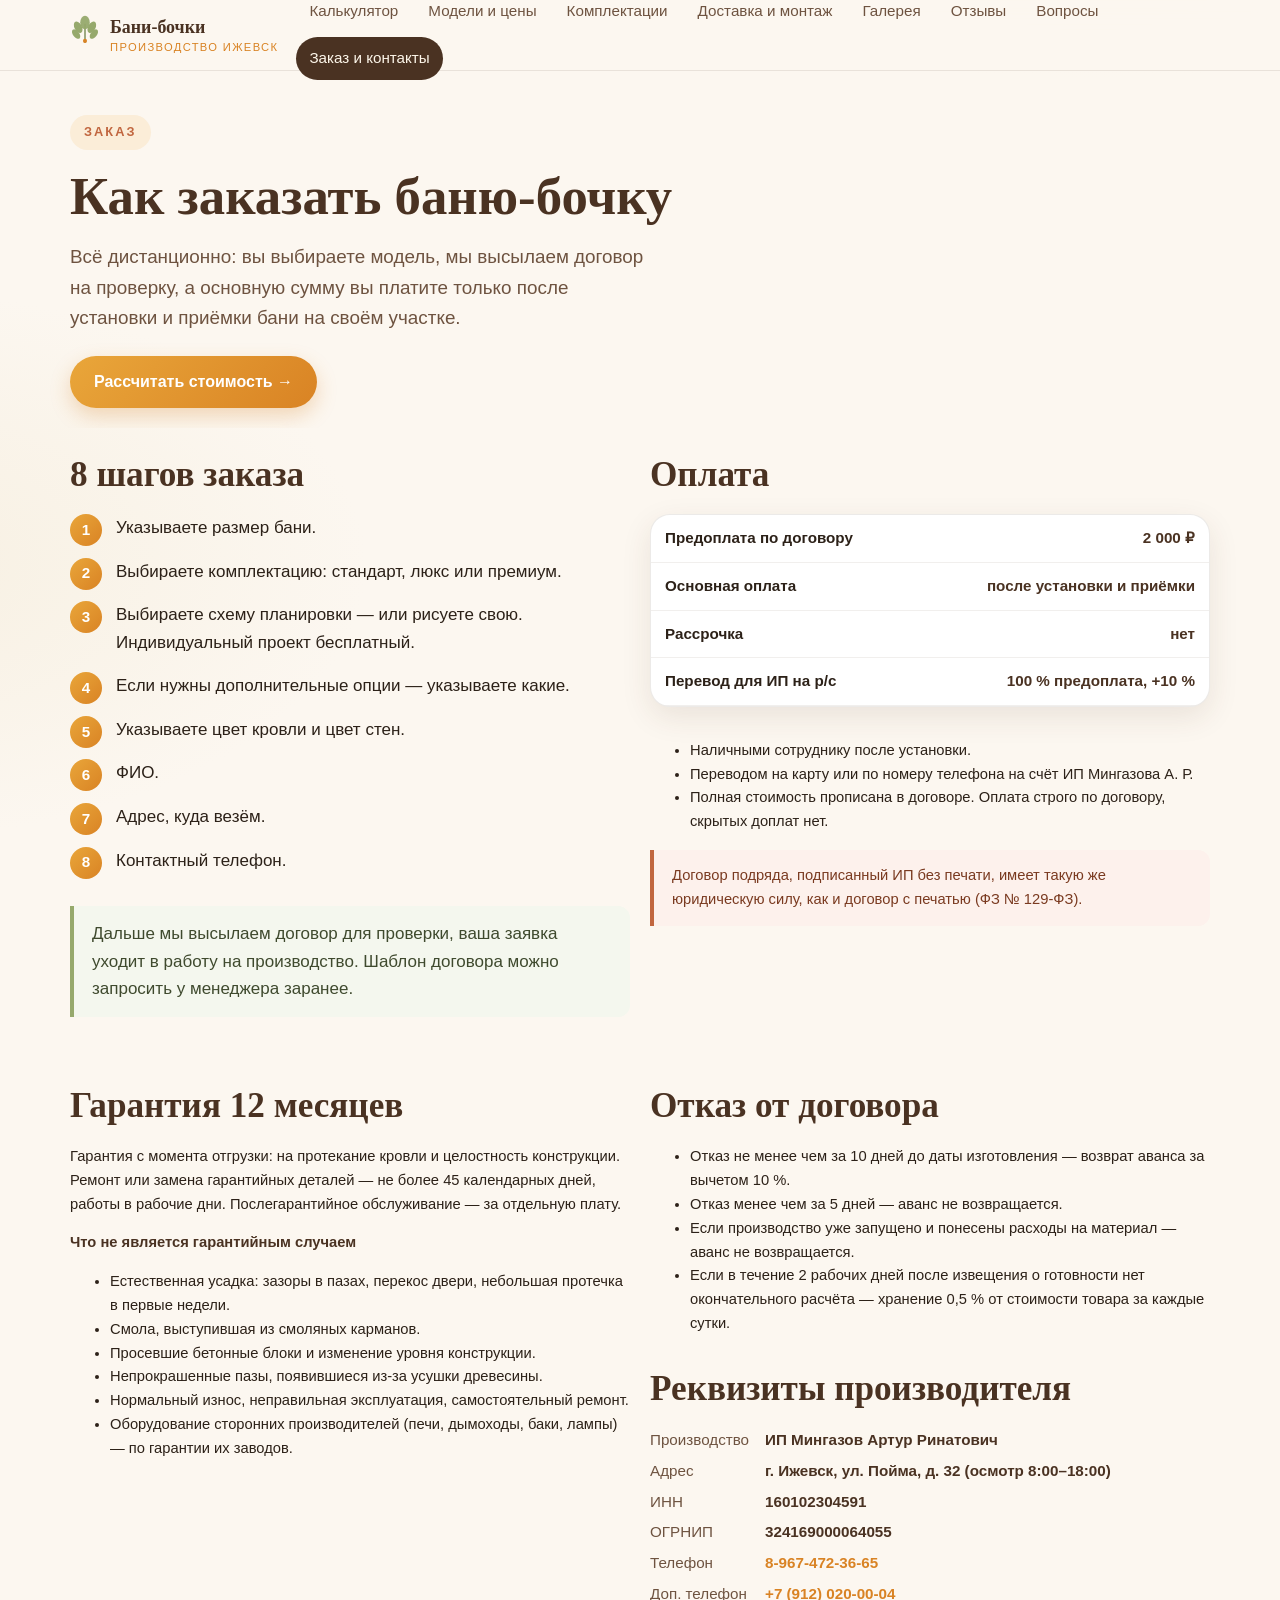
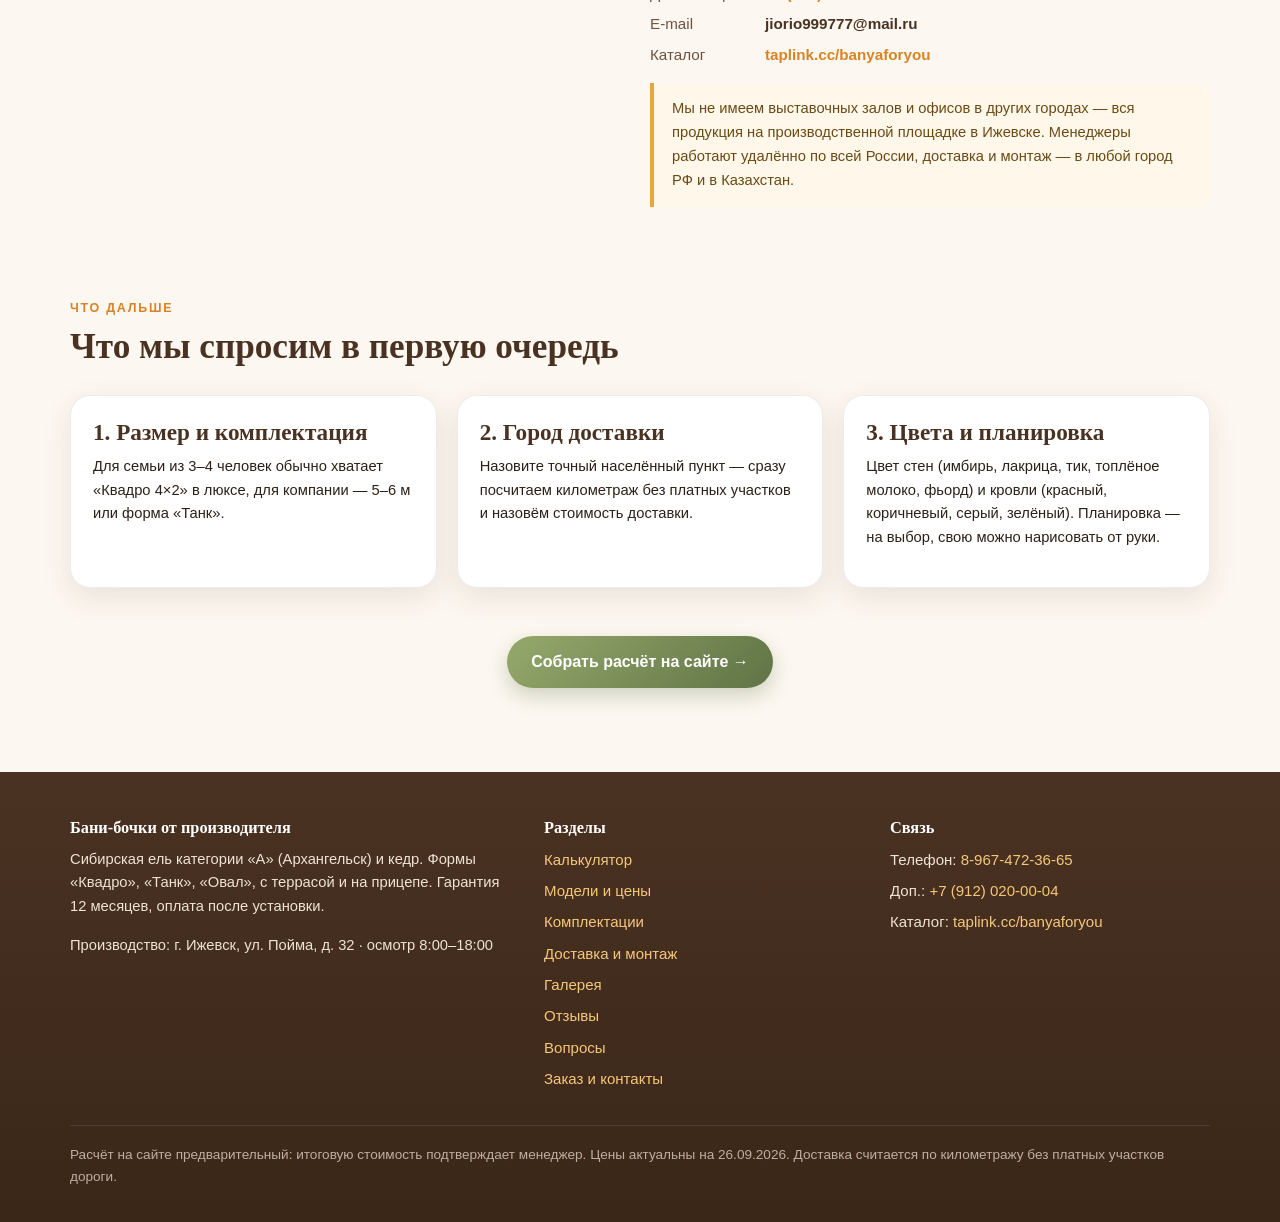
<file: contacts.html>
<!DOCTYPE html>
<html lang="ru">
<head>
<meta charset="utf-8">
<meta name="viewport" content="width=device-width, initial-scale=1">
<meta name="robots" content="noindex, nofollow, noarchive, nosnippet">
<title>Как заказать, оплата, гарантия и контакты</title>
<link rel="stylesheet" href="assets/css/style.css?v=19">
<link rel="icon" href="data:image/svg+xml,<svg xmlns='http://www.w3.org/2000/svg' viewBox='0 0 100 100'><text y='.9em' font-size='90'>🌿</text></svg>">
</head>
<body>

<section class="hero" style="padding:44px 0 20px">
  <div class="wrap">
    <span class="eyebrow">Заказ</span>
    <h1>Как заказать баню-бочку</h1>
    <p class="lead">Всё дистанционно: вы выбираете модель, мы высылаем договор на проверку,
      а основную сумму вы платите только после установки и приёмки бани на своём участке.</p>
    <div class="hero-cta"><a class="btn" href="index.html#calc">Рассчитать стоимость →</a></div>
  </div>
</section>

<section class="tight">
  <div class="wrap">
    <div class="grid g2">
      <div class="reveal">
        <h2>8 шагов заказа</h2>
        <ol class="steps">
          <li>Указываете размер бани.</li>
          <li>Выбираете комплектацию: стандарт, люкс или премиум.</li>
          <li>Выбираете схему планировки — или рисуете свою. Индивидуальный проект бесплатный.</li>
          <li>Если нужны дополнительные опции — указываете какие.</li>
          <li>Указываете цвет кровли и цвет стен.</li>
          <li>ФИО.</li>
          <li>Адрес, куда везём.</li>
          <li>Контактный телефон.</li>
        </ol>
        <div class="note">Дальше мы высылаем договор для проверки, ваша заявка уходит в работу на производство.
          Шаблон договора можно запросить у менеджера заранее.</div>
      </div>
      <div class="reveal d1">
        <h2>Оплата</h2>
        <div class="table-wrap"><table class="data">
          <tbody>
            <tr><th>Предоплата по договору</th><td class="num">2 000 ₽</td></tr>
            <tr><th>Основная оплата</th><td class="num">после установки и приёмки</td></tr>
            <tr><th>Рассрочка</th><td class="num">нет</td></tr>
            <tr><th>Перевод для ИП на р/с</th><td class="num">100 % предоплата, +10 %</td></tr>
          </tbody>
        </table></div>
        <ul class="small mt2">
          <li>Наличными сотруднику после установки.</li>
          <li>Переводом на карту или по номеру телефона на счёт ИП Мингазова А. Р.</li>
          <li>Полная стоимость прописана в договоре. Оплата строго по договору, скрытых доплат нет.</li>
        </ul>
        <div class="note warn small">Договор подряда, подписанный ИП без печати, имеет такую же юридическую силу,
          как и договор с печатью (ФЗ № 129-ФЗ).</div>
      </div>
    </div>
  </div>
</section>

<section class="tight">
  <div class="wrap">
    <div class="grid g2">
      <div class="reveal">
        <h2>Гарантия 12 месяцев</h2>
        <p class="small">Гарантия с момента отгрузки: на протекание кровли и целостность конструкции.
          Ремонт или замена гарантийных деталей — не более 45 календарных дней, работы в рабочие дни.
          Послегарантийное обслуживание — за отдельную плату.</p>
        <p class="lbl">Что не является гарантийным случаем</p>
        <ul class="small">
          <li>Естественная усадка: зазоры в пазах, перекос двери, небольшая протечка в первые недели.</li>
          <li>Смола, выступившая из смоляных карманов.</li>
          <li>Просевшие бетонные блоки и изменение уровня конструкции.</li>
          <li>Непрокрашенные пазы, появившиеся из-за усушки древесины.</li>
          <li>Нормальный износ, неправильная эксплуатация, самостоятельный ремонт.</li>
          <li>Оборудование сторонних производителей (печи, дымоходы, баки, лампы) — по гарантии их заводов.</li>
        </ul>
      </div>
      <div class="reveal d1">
        <h2>Отказ от договора</h2>
        <ul class="small">
          <li>Отказ не менее чем за 10 дней до даты изготовления — возврат аванса за вычетом 10 %.</li>
          <li>Отказ менее чем за 5 дней — аванс не возвращается.</li>
          <li>Если производство уже запущено и понесены расходы на материал — аванс не возвращается.</li>
          <li>Если в течение 2 рабочих дней после извещения о готовности нет окончательного расчёта —
            хранение 0,5 % от стоимости товара за каждые сутки.</li>
        </ul>
        <h2 class="mt2">Реквизиты производителя</h2>
        <dl class="kv small">
          <dt>Производство</dt><dd>ИП Мингазов Артур Ринатович</dd>
          <dt>Адрес</dt><dd>г. Ижевск, ул. Пойма, д. 32 (осмотр 8:00–18:00)</dd>
          <dt>ИНН</dt><dd>160102304591</dd>
          <dt>ОГРНИП</dt><dd>324169000064055</dd>
          <dt>Телефон</dt><dd><a href="tel:+79674723665">8-967-472-36-65</a></dd>
          <dt>Доп. телефон</dt><dd><a href="tel:+79120200004">+7 (912) 020-00-04</a></dd>
          <dt>E-mail</dt><dd>jiorio999777@mail.ru</dd>
          <dt>Каталог</dt><dd><a href="https://taplink.cc/banyaforyou" target="_blank" rel="noopener">taplink.cc/banyaforyou</a></dd>
        </dl>
        <div class="note warm small mt2">Мы не имеем выставочных залов и офисов в других городах — вся продукция
          на производственной площадке в Ижевске. Менеджеры работают удалённо по всей России,
          доставка и монтаж — в любой город РФ и в Казахстан.</div>
      </div>
    </div>
  </div>
</section>

<section>
  <div class="wrap">
    <div class="sec-head reveal"><span class="kicker">Что дальше</span><h2>Что мы спросим в первую очередь</h2></div>
    <div class="grid g3">
      <div class="card reveal"><h3>1. Размер и комплектация</h3>
        <p class="small">Для семьи из 3–4 человек обычно хватает «Квадро 4×2» в люксе, для компании —
          5–6 м или форма «Танк».</p></div>
      <div class="card reveal d1"><h3>2. Город доставки</h3>
        <p class="small">Назовите точный населённый пункт — сразу посчитаем километраж без платных участков
          и назовём стоимость доставки.</p></div>
      <div class="card reveal d2"><h3>3. Цвета и планировка</h3>
        <p class="small">Цвет стен (имбирь, лакрица, тик, топлёное молоко, фьорд) и кровли (красный,
          коричневый, серый, зелёный). Планировка — на выбор, свою можно нарисовать от руки.</p></div>
    </div>
    <div class="center mt3"><a class="btn leaf" href="index.html#calc">Собрать расчёт на сайте →</a></div>
  </div>
</section>

<script src="assets/js/config.js?v=19"></script>
<script src="assets/js/data.js?v=19"></script>
<script src="assets/js/layout.js?v=19"></script>
<script src="assets/js/app.js?v=19"></script>
</body>
</html>
</file>
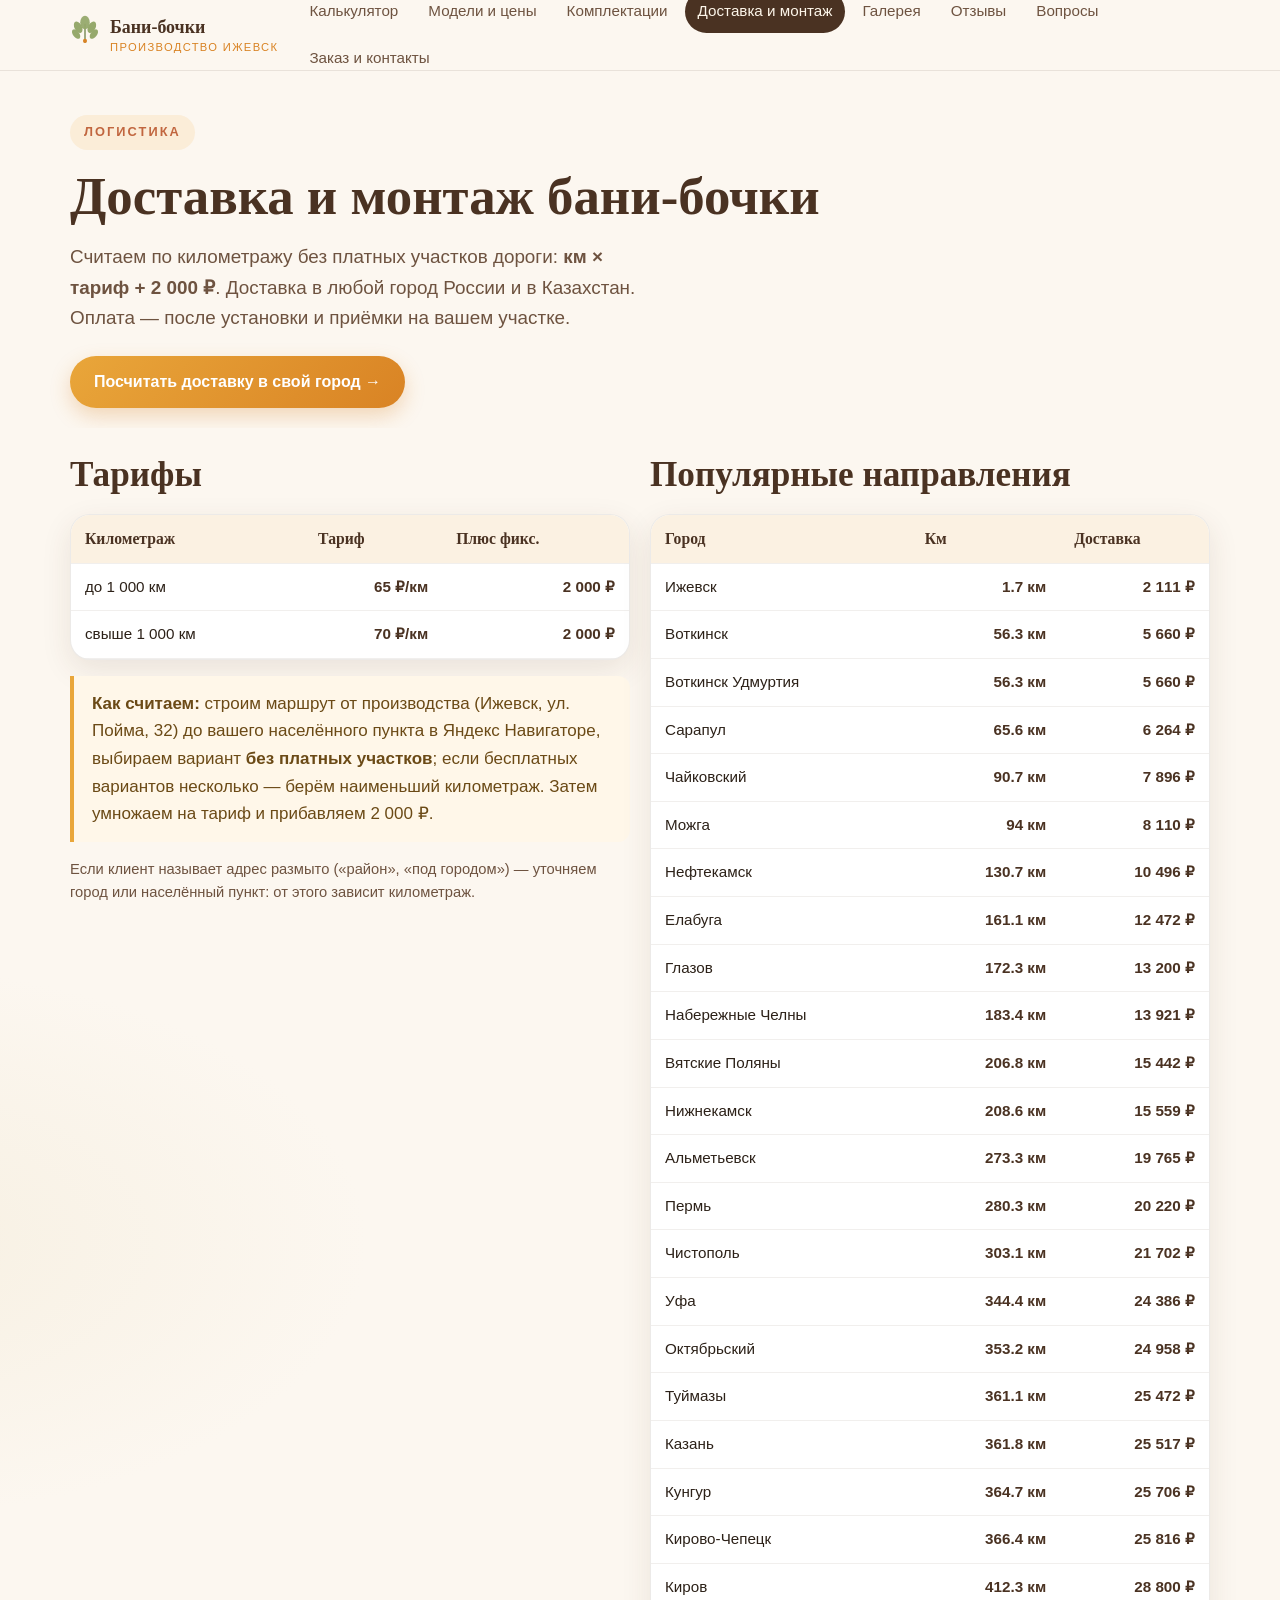
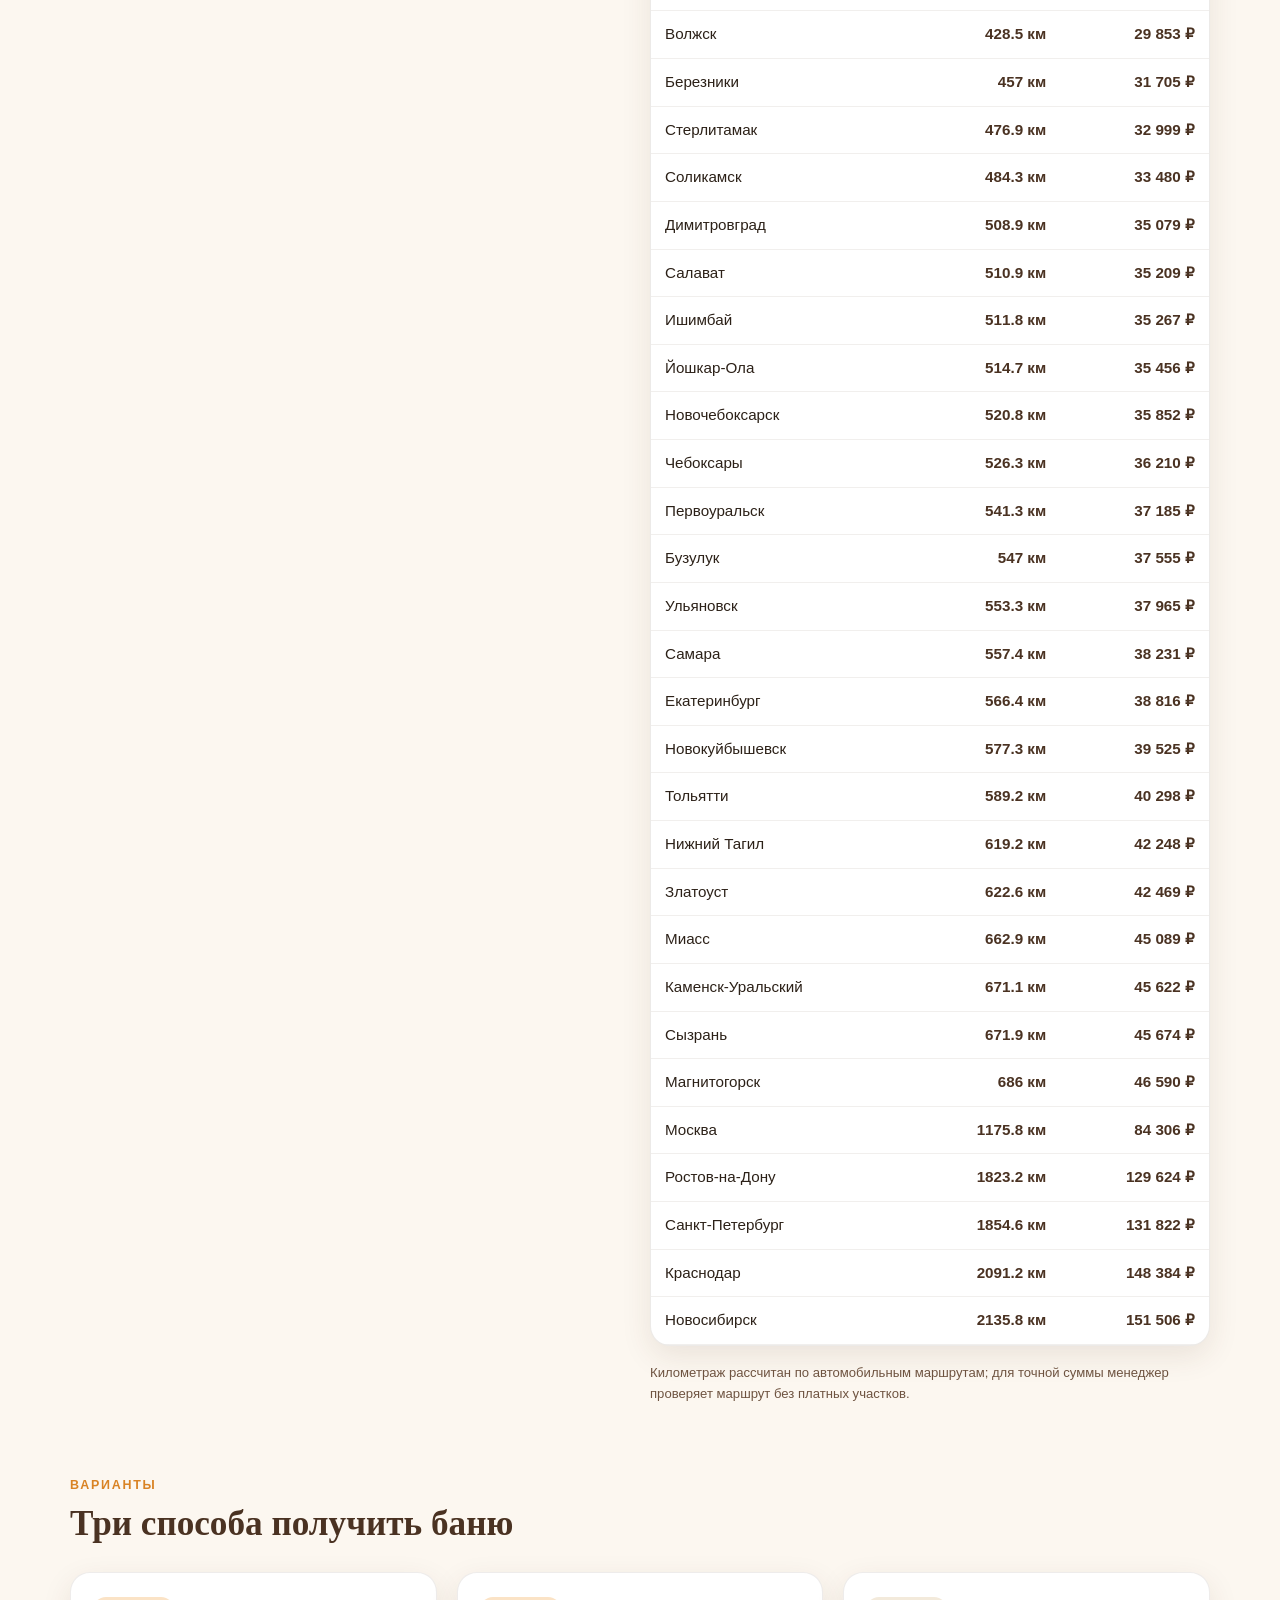
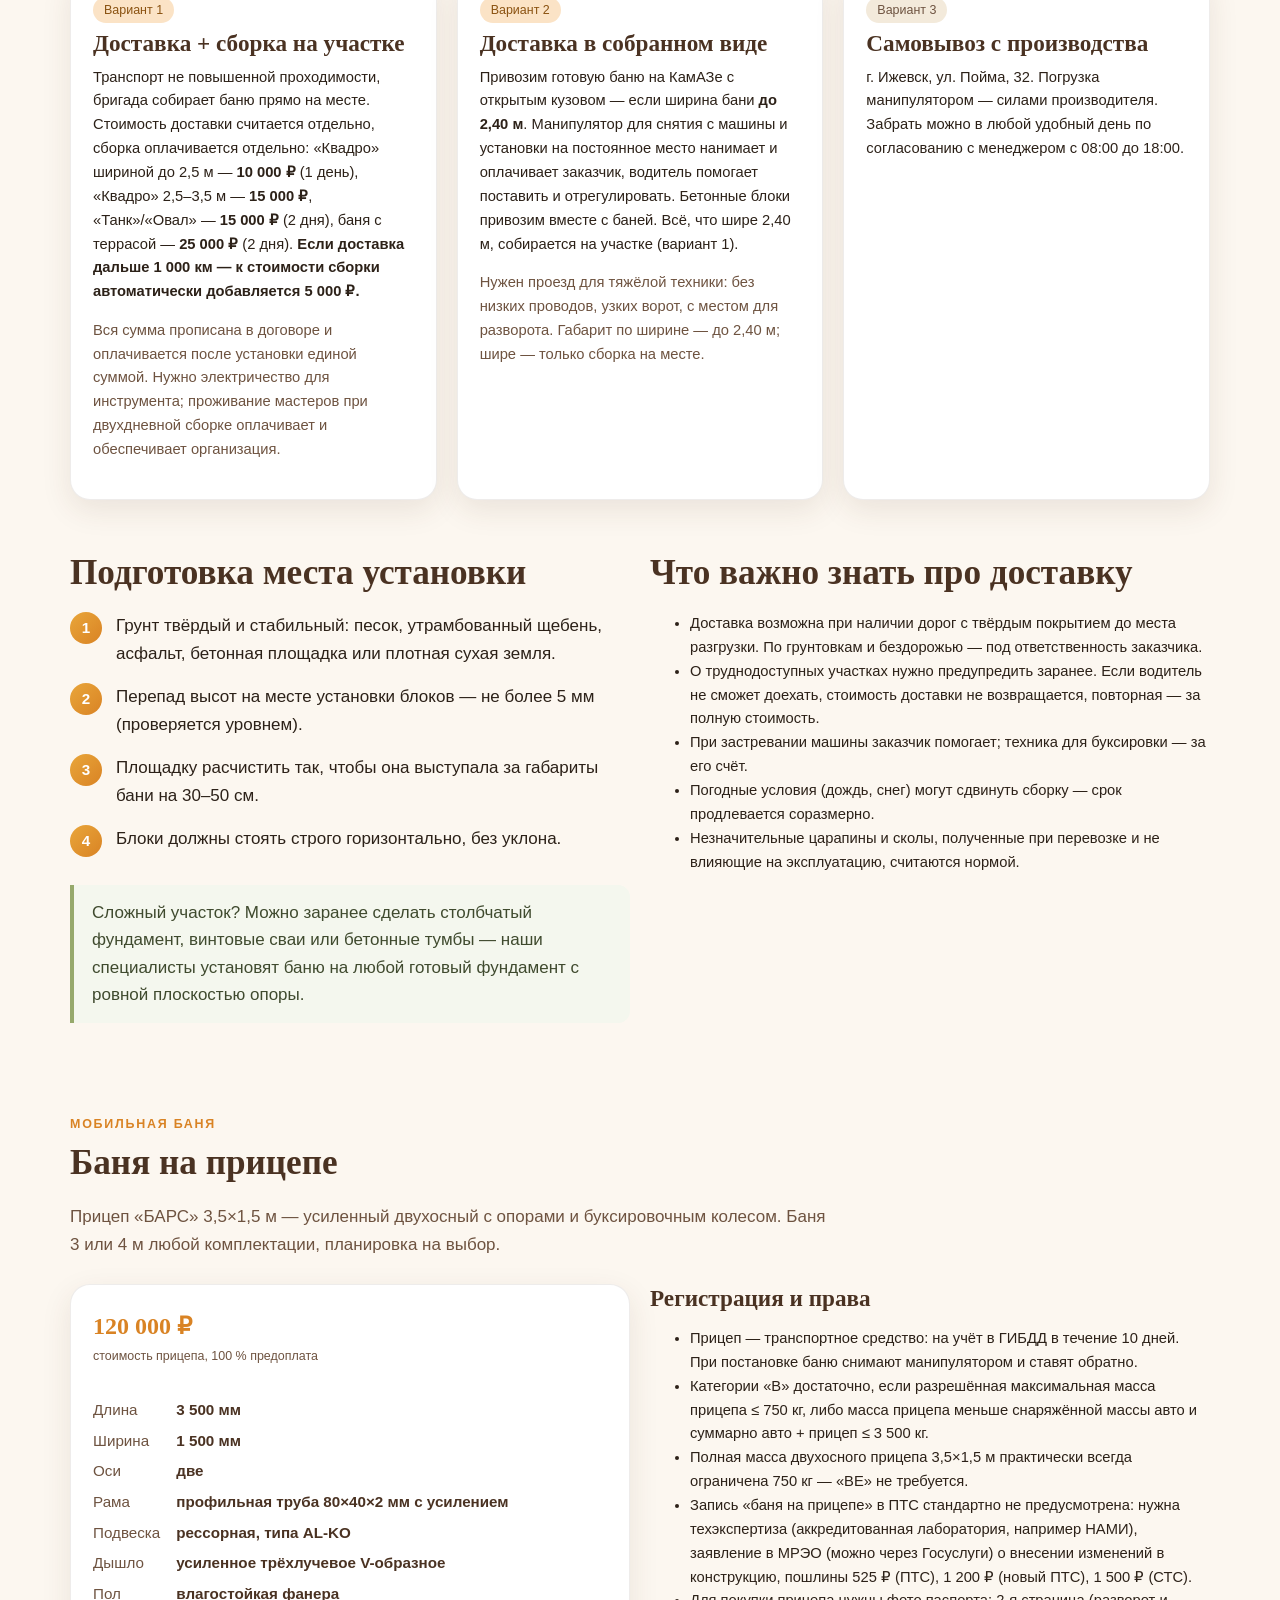
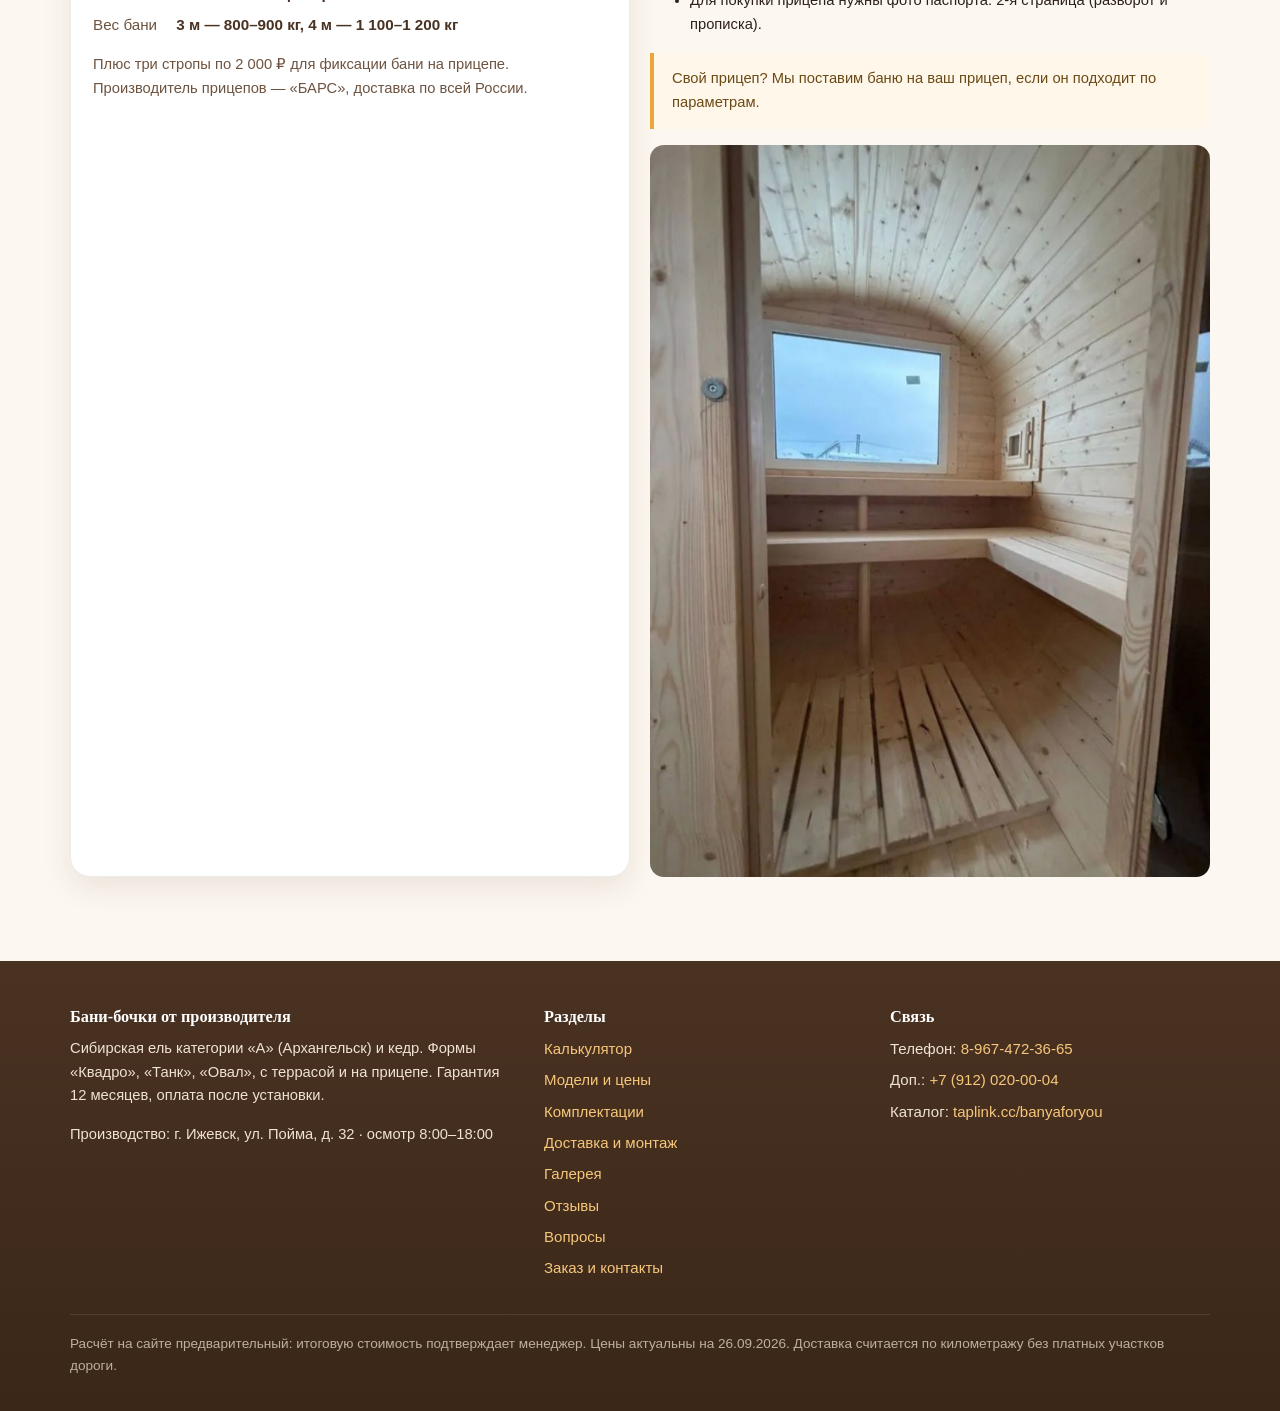
<file: dostavka.html>
<!DOCTYPE html>
<html lang="ru">
<head>
<meta charset="utf-8">
<meta name="viewport" content="width=device-width, initial-scale=1">
<meta name="robots" content="noindex, nofollow, noarchive, nosnippet">
<title>Доставка, монтаж и баня на прицепе — тарифы и правила</title>
<link rel="stylesheet" href="assets/css/style.css?v=17">
<link rel="icon" href="data:image/svg+xml,<svg xmlns='http://www.w3.org/2000/svg' viewBox='0 0 100 100'><text y='.9em' font-size='90'>🌿</text></svg>">
</head>
<body>

<section class="hero" style="padding:44px 0 20px">
  <div class="wrap">
    <span class="eyebrow">Логистика</span>
    <h1>Доставка и монтаж бани-бочки</h1>
    <p class="lead">Считаем по километражу без платных участков дороги: <b>км × тариф + 2 000 ₽</b>.
      Доставка в любой город России и в Казахстан. Оплата — после установки и приёмки на вашем участке.</p>
    <div class="hero-cta"><a class="btn" href="index.html#calc">Посчитать доставку в свой город →</a></div>
  </div>
</section>

<section class="tight">
  <div class="wrap">
    <div class="grid g2">
      <div class="reveal">
        <h2>Тарифы</h2>
        <div class="table-wrap"><table class="data">
          <thead><tr><th>Километраж</th><th>Тариф</th><th>Плюс фикс.</th></tr></thead>
          <tbody>
            <tr><td>до 1 000 км</td><td class="num">65 ₽/км</td><td class="num">2 000 ₽</td></tr>
            <tr><td>свыше 1 000 км</td><td class="num">70 ₽/км</td><td class="num">2 000 ₽</td></tr>
          </tbody>
        </table></div>
        <div class="note warm mt2"><b>Как считаем:</b> строим маршрут от производства (Ижевск, ул. Пойма, 32) до вашего
          населённого пункта в Яндекс Навигаторе, выбираем вариант <b>без платных участков</b>; если бесплатных
          вариантов несколько — берём наименьший километраж. Затем умножаем на тариф и прибавляем 2 000 ₽.</div>
        <p class="small muted">Если клиент называет адрес размыто («район», «под городом») — уточняем город или населённый пункт:
          от этого зависит километраж.</p>
      </div>
      <div class="reveal d1">
        <h2>Популярные направления</h2>
        <div class="table-wrap"><table class="data" id="distTable">
          <thead><tr><th>Город</th><th>Км</th><th>Доставка</th></tr></thead>
          <tbody></tbody>
        </table></div>
        <p class="tiny muted mt1">Километраж рассчитан по автомобильным маршрутам; для точной суммы менеджер проверяет
          маршрут без платных участков.</p>
      </div>
    </div>
  </div>
</section>

<section class="tight">
  <div class="wrap">
    <div class="sec-head reveal"><span class="kicker">Варианты</span><h2>Три способа получить баню</h2></div>
    <div class="grid g3">
      <div class="card reveal"><span class="tag hot">Вариант 1</span>
        <h3>Доставка + сборка на участке</h3>
        <p class="small">Транспорт не повышенной проходимости, бригада собирает баню прямо на месте.
          Стоимость доставки считается отдельно, сборка оплачивается отдельно:
          «Квадро» шириной до 2,5 м — <b>10 000 ₽</b> (1 день), «Квадро» 2,5–3,5 м — <b>15 000 ₽</b>,
          «Танк»/«Овал» — <b>15 000 ₽</b> (2 дня), баня с террасой — <b>25 000 ₽</b> (2 дня).
          <b>Если доставка дальше 1 000 км — к стоимости сборки автоматически добавляется 5 000 ₽.</b></p>
        <p class="small muted">Вся сумма прописана в договоре и оплачивается после установки единой суммой.
          Нужно электричество для инструмента; проживание мастеров при двухдневной сборке оплачивает и обеспечивает организация.</p>
      </div>
      <div class="card reveal d1"><span class="tag hot">Вариант 2</span>
        <h3>Доставка в собранном виде</h3>
        <p class="small">Привозим готовую баню на КамАЗе с открытым кузовом — если ширина бани <b>до 2,40 м</b>.
          Манипулятор для снятия с машины и установки на постоянное место нанимает и оплачивает заказчик,
          водитель помогает поставить и отрегулировать. Бетонные блоки привозим вместе с баней.
          Всё, что шире 2,40 м, собирается на участке (вариант 1).</p>
        <p class="small muted">Нужен проезд для тяжёлой техники: без низких проводов, узких ворот, с местом для разворота.
          Габарит по ширине — до 2,40 м; шире — только сборка на месте.</p>
      </div>
      <div class="card reveal d2"><span class="tag">Вариант 3</span>
        <h3>Самовывоз с производства</h3>
        <p class="small">г. Ижевск, ул. Пойма, 32. Погрузка манипулятором — силами производителя.
          Забрать можно в любой удобный день по согласованию с менеджером с 08:00 до 18:00.</p>
      </div>
    </div>
  </div>
</section>

<section class="tight">
  <div class="wrap">
    <div class="grid g2">
      <div class="reveal">
        <h2>Подготовка места установки</h2>
        <ol class="steps">
          <li>Грунт твёрдый и стабильный: песок, утрамбованный щебень, асфальт, бетонная площадка или плотная сухая земля.</li>
          <li>Перепад высот на месте установки блоков — не более 5 мм (проверяется уровнем).</li>
          <li>Площадку расчистить так, чтобы она выступала за габариты бани на 30–50 см.</li>
          <li>Блоки должны стоять строго горизонтально, без уклона.</li>
        </ol>
        <div class="note">Сложный участок? Можно заранее сделать столбчатый фундамент, винтовые сваи или бетонные тумбы —
          наши специалисты установят баню на любой готовый фундамент с ровной плоскостью опоры.</div>
      </div>
      <div class="reveal d1">
        <h2>Что важно знать про доставку</h2>
        <ul class="small">
          <li>Доставка возможна при наличии дорог с твёрдым покрытием до места разгрузки. По грунтовкам и бездорожью —
            под ответственность заказчика.</li>
          <li>О труднодоступных участках нужно предупредить заранее. Если водитель не сможет доехать,
            стоимость доставки не возвращается, повторная — за полную стоимость.</li>
          <li>При застревании машины заказчик помогает; техника для буксировки — за его счёт.</li>
          <li>Погодные условия (дождь, снег) могут сдвинуть сборку — срок продлевается соразмерно.</li>
          <li>Незначительные царапины и сколы, полученные при перевозке и не влияющие на эксплуатацию, считаются нормой.</li>
        </ul>
      </div>
    </div>
  </div>
</section>

<section id="pricep">
  <div class="wrap">
    <div class="sec-head reveal"><span class="kicker">Мобильная баня</span><h2>Баня на прицепе</h2>
      <p class="muted">Прицеп «БАРС» 3,5×1,5 м — усиленный двухосный с опорами и буксировочным колесом.
        Баня 3 или 4 м любой комплектации, планировка на выбор.</p></div>
    <div class="grid g2">
      <div class="card reveal">
        <p class="price">120 000 ₽ <small>стоимость прицепа, 100 % предоплата</small></p>
        <dl class="kv mt2">
          <dt>Длина</dt><dd>3 500 мм</dd>
          <dt>Ширина</dt><dd>1 500 мм</dd>
          <dt>Оси</dt><dd>две</dd>
          <dt>Рама</dt><dd>профильная труба 80×40×2 мм с усилением</dd>
          <dt>Подвеска</dt><dd>рессорная, типа AL-KO</dd>
          <dt>Дышло</dt><dd>усиленное трёхлучевое V-образное</dd>
          <dt>Пол</dt><dd>влагостойкая фанера</dd>
          <dt>Вес бани</dt><dd>3 м — 800–900 кг, 4 м — 1 100–1 200 кг</dd>
        </dl>
        <p class="small muted mt1">Плюс три стропы по 2 000 ₽ для фиксации бани на прицепе.
          Производитель прицепов — «БАРС», доставка по всей России.</p>
      </div>
      <div class="reveal d1">
        <h3>Регистрация и права</h3>
        <ul class="small">
          <li>Прицеп — транспортное средство: на учёт в ГИБДД в течение 10 дней. При постановке баню снимают
            манипулятором и ставят обратно.</li>
          <li>Категории «B» достаточно, если разрешённая максимальная масса прицепа ≤ 750 кг, либо масса прицепа
            меньше снаряжённой массы авто и суммарно авто + прицеп ≤ 3 500 кг.</li>
          <li>Полная масса двухосного прицепа 3,5×1,5 м практически всегда ограничена 750 кг — «BE» не требуется.</li>
          <li>Запись «баня на прицепе» в ПТС стандартно не предусмотрена: нужна техэкспертиза (аккредитованная
            лаборатория, например НАМИ), заявление в МРЭО (можно через Госуслуги) о внесении изменений в конструкцию,
            пошлины 525 ₽ (ПТС), 1 200 ₽ (новый ПТС), 1 500 ₽ (СТС).</li>
          <li>Для покупки прицепа нужны фото паспорта: 2-я страница (разворот и прописка).</li>
        </ul>
        <div class="note warm small">Свой прицеп? Мы поставим баню на ваш прицеп, если он подходит по параметрам.</div>
        <img src="assets/img/pricep/05.jpg" alt="Баня на прицепе" loading="lazy" style="border-radius:14px;margin-top:14px">
      </div>
    </div>
  </div>
</section>

<script src="assets/js/config.js?v=17"></script>
<script src="assets/js/data.js?v=17"></script>
<script src="assets/js/layout.js?v=17"></script>
<script src="assets/js/app.js?v=17"></script>
<script>
(function(){
  const D = window.BANYA_DATA || {};
  const rub = v => Math.round(v).toLocaleString("ru-RU").replace(/\u00a0/g," ") + " ₽";
  const d = D.distances || {};
  const list = Object.keys(d).filter(k => d[k] && d[k]["км"]).map(k => ({c:k, km:d[k]["км"]}))
    .sort((a,b) => a.km - b.km).slice(0, 200);
  // берём ближние и несколько дальних популярных
  const far = ["Москва","Санкт-Петербург","Краснодар","Новосибирск","Ростов-на-Дону","Екатеринбург"];
  const pick = list.filter(x => x.km <= 700).concat(list.filter(x => far.indexOf(x.c) >= 0));
  const seen = {}; const rows = pick.filter(x => !seen[x.c] && (seen[x.c] = 1));
  const tb = document.querySelector("#distTable tbody");
  if (tb) tb.innerHTML = rows.map(x =>
    `<tr><td>${x.c}</td><td class="num">${x.km} км</td><td class="num">${rub(x.km*(x.km>1000?70:65)+2000)}</td></tr>`).join("");
})();
</script>
</body>
</html>
</file>
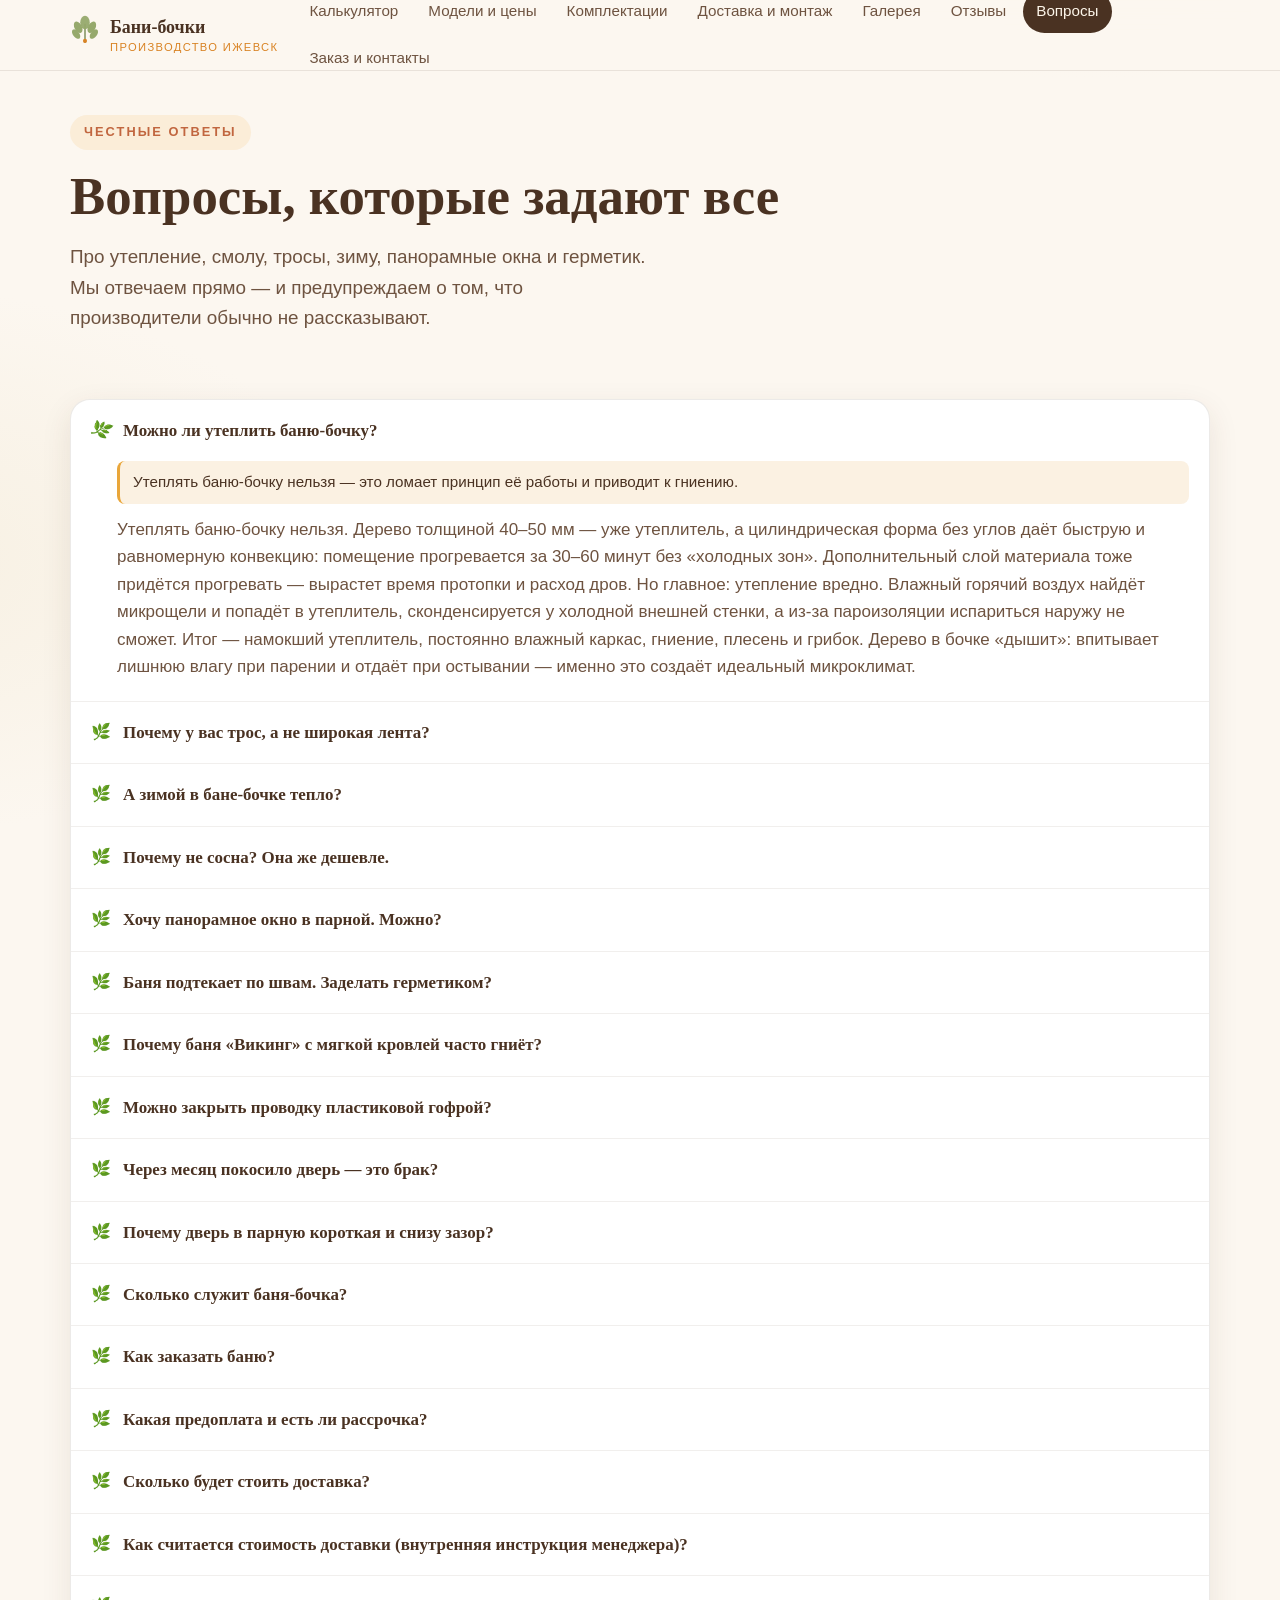
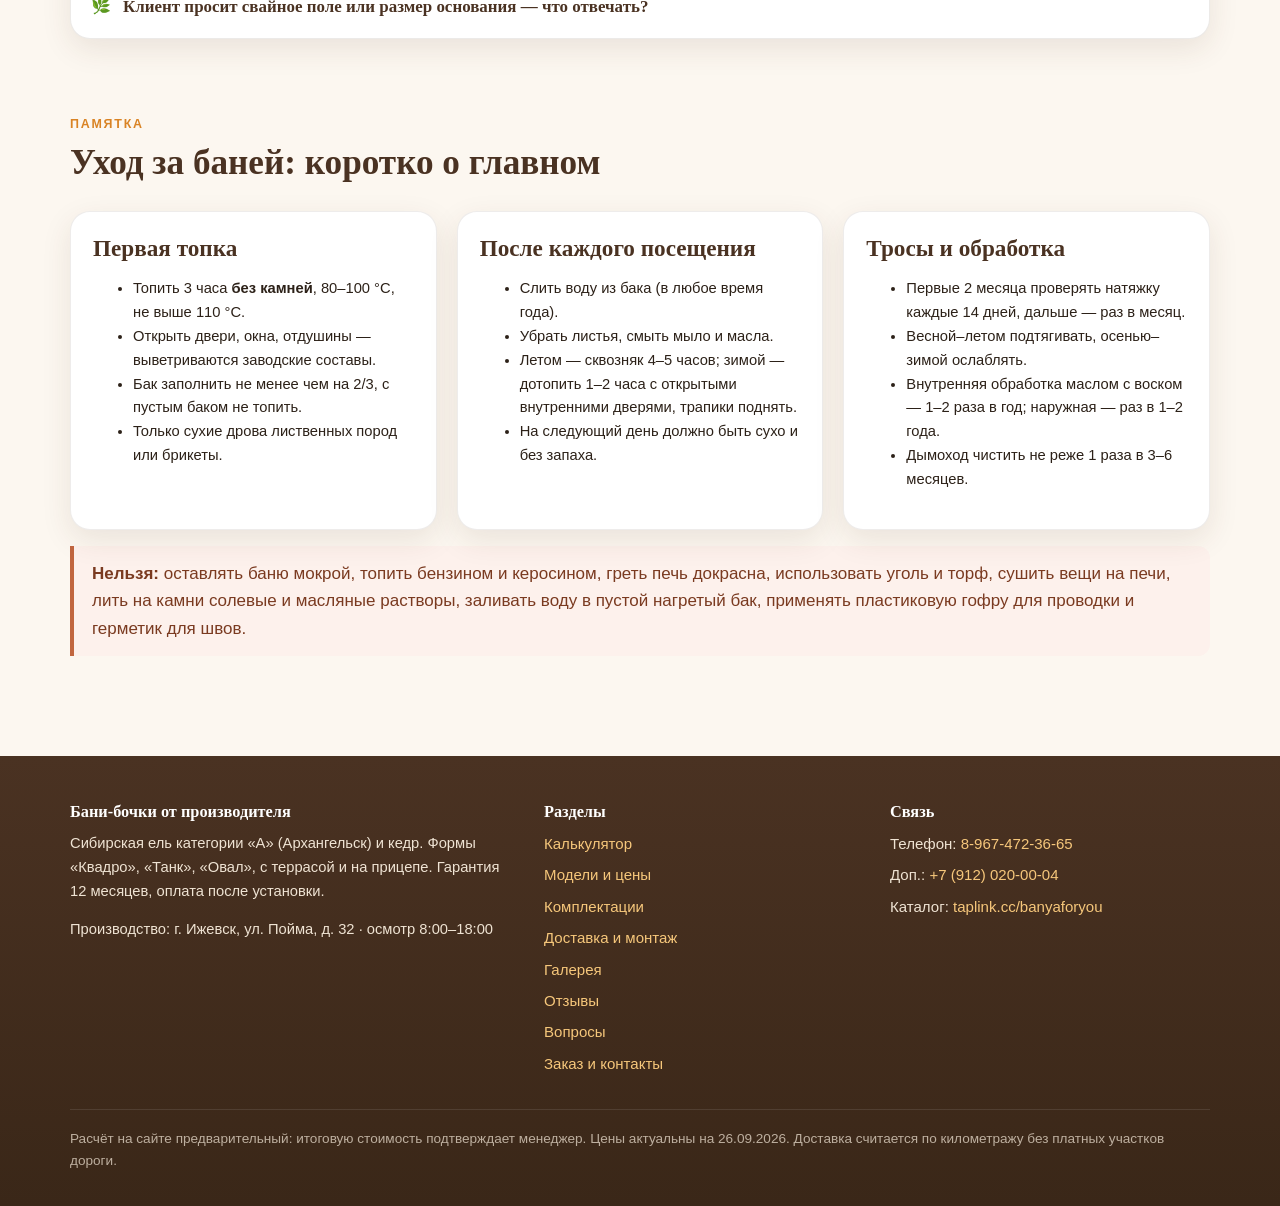
<file: faq.html>
<!DOCTYPE html>
<html lang="ru">
<head>
<meta charset="utf-8">
<meta name="viewport" content="width=device-width, initial-scale=1">
<meta name="robots" content="noindex, nofollow, noarchive, nosnippet">
<title>Вопросы и возражения: утепление, трос, зима, окна, уход</title>
<link rel="stylesheet" href="assets/css/style.css?v=19">
<link rel="icon" href="data:image/svg+xml,<svg xmlns='http://www.w3.org/2000/svg' viewBox='0 0 100 100'><text y='.9em' font-size='90'>🌿</text></svg>">
</head>
<body>

<section class="hero" style="padding:44px 0 20px">
  <div class="wrap">
    <span class="eyebrow">Честные ответы</span>
    <h1>Вопросы, которые задают все</h1>
    <p class="lead">Про утепление, смолу, тросы, зиму, панорамные окна и герметик. Мы отвечаем прямо —
      и предупреждаем о том, что производители обычно не рассказывают.</p>
  </div>
</section>

<section class="tight">
  <div class="wrap">
    <div class="acc reveal" id="acc"></div>
  </div>
</section>

<section>
  <div class="wrap">
    <div class="sec-head reveal"><span class="kicker">Памятка</span><h2>Уход за баней: коротко о главном</h2></div>
    <div class="grid g3">
      <div class="card reveal">
        <h3>Первая топка</h3>
        <ul class="small">
          <li>Топить 3 часа <b>без камней</b>, 80–100 °C, не выше 110 °C.</li>
          <li>Открыть двери, окна, отдушины — выветриваются заводские составы.</li>
          <li>Бак заполнить не менее чем на 2/3, с пустым баком не топить.</li>
          <li>Только сухие дрова лиственных пород или брикеты.</li>
        </ul>
      </div>
      <div class="card reveal d1">
        <h3>После каждого посещения</h3>
        <ul class="small">
          <li>Слить воду из бака (в любое время года).</li>
          <li>Убрать листья, смыть мыло и масла.</li>
          <li>Летом — сквозняк 4–5 часов; зимой — дотопить 1–2 часа с открытыми внутренними дверями, трапики поднять.</li>
          <li>На следующий день должно быть сухо и без запаха.</li>
        </ul>
      </div>
      <div class="card reveal d2">
        <h3>Тросы и обработка</h3>
        <ul class="small">
          <li>Первые 2 месяца проверять натяжку каждые 14 дней, дальше — раз в месяц.</li>
          <li>Весной–летом подтягивать, осенью–зимой ослаблять.</li>
          <li>Внутренняя обработка маслом с воском — 1–2 раза в год; наружная — раз в 1–2 года.</li>
          <li>Дымоход чистить не реже 1 раза в 3–6 месяцев.</li>
        </ul>
      </div>
    </div>
    <div class="note warn mt2"><b>Нельзя:</b> оставлять баню мокрой, топить бензином и керосином, греть печь докрасна,
      использовать уголь и торф, сушить вещи на печи, лить на камни солевые и масляные растворы,
      заливать воду в пустой нагретый бак, применять пластиковую гофру для проводки и герметик для швов.</div>
  </div>
</section>

<script src="assets/js/config.js?v=19"></script>
<script src="assets/js/data.js?v=19"></script>
<script src="assets/js/layout.js?v=19"></script>
<script src="assets/js/app.js?v=19"></script>
<script>
(function(){
  const D = window.BANYA_DATA || {};
  const FULL = {
    uteplenie: "Утеплять баню-бочку нельзя. Дерево толщиной 40–50 мм — уже утеплитель, а цилиндрическая форма без углов даёт быструю и равномерную конвекцию: помещение прогревается за 30–60 минут без «холодных зон». Дополнительный слой материала тоже придётся прогревать — вырастет время протопки и расход дров. Но главное: утепление вредно. Влажный горячий воздух найдёт микрощели и попадёт в утеплитель, сконденсируется у холодной внешней стенки, а из-за пароизоляции испариться наружу не сможет. Итог — намокший утеплитель, постоянно влажный каркас, гниение, плесень и грибок. Дерево в бочке «дышит»: впитывает лишнюю влагу при парении и отдаёт при остывании — именно это создаёт идеальный микроклимат.",
    tros: "Лента — жёсткий элемент: давит точечно на изгибах, сминает волокна, а когда дерево усыхает — перестаёт обжимать бочку. Подтянуть её можно только через натяжную пряжку или новую заклёпку, а ржавеет она по большой площади и рвётся внезапно — вплоть до развала конструкции. Трос работает в системе с талрепами и коушами: нагрузка распределяется по всему периметру, а при усушке достаточно подкрутить талреп на 1–2 оборота. Трос из оцинкованной или нержавеющей стали дольше сохраняет прочность, рвётся не мгновенно (сначала «трещит по жилам») и меняется отрезками — дешевле и проще, чем вся лента с заклёпками.",
    zima: "Зимой в бане-бочке тепло, и даже очень жарко. Форма обтекаемая — холодный ветер не «цепляется» за углы, а обтекает; небольшой внутренний объём прогревается быстро (каменке нужно меньше дров, чтобы поднять 70–90 °C); сводчатый потолок распределяет горячий воздух по всей длине, холодных углов нет. Для зимнего комфорта берите печь с запасом мощности и хорошей каменкой, ставьте дверь не с наветренной стороны и топите плавнее и дольше. Важно: зимой баню нельзя просушивать просто открытой дверью — влага замёрзнет в древесине. Нужно протопить с открытыми внутренними дверями 1–2 часа.",
    panorama: "Панорамное окно в парной ставить нельзя. В парной 70–100 °C, на улице может быть минус: центр большого стекла нагрет, края зафиксированы в холодной раме — возникает термический шок, стекло может лопнуть или взорваться. Триплекс при 60–70 °C мутнеет и расслаивается, а стеклопакет создаёт избыточное давление при нагреве. Плюс огромные теплопотери: стекло работает как «радиатор», баня долго греется и быстро остывает, на холодном стекле конденсируется пар, внизу появляется сквозняк. Мы делаем правильное банное окно 300×300 в парной — под потолком для проветривания, а окно 600×600 или панораму 900×1200 ставим в предбанник или комнату отдыха.",
    germetik: "Герметик нельзя: в бане-бочке нельзя создавать постоянную герметизацию швов. Дерево набухает от влаги и усыхает от жары — жёсткий герметик растрескается. Герметичность обеспечивается набуханием дерева под давлением обручей, а не клеем. Жёсткая заделка нарушает воздухообмен: влага застаивается внутри стен и дерево начинает гнить. В сырую погоду разбухшее дерево само закупорит щели, а при высыхании они снова появятся — это нормально. Правильный уход: после установки обручи ослабить, дать древесине набрать влагу, затем подтянуть; дальше — периодическая подтяжка. Небольшая протечка через швы в первые дни — не брак.",
    provodka: "Пластиковую гофру (ПВХ, ПНД) в бане использовать запрещено. ПВХ размягчается уже при 60–70 °C — изоляция кабеля повреждается, риск короткого замыкания; при горении выделяется ядовитый хлористый водород. ПУЭ 7.1.40 прямо запрещает защитные оболочки из полимерных материалов в парильных. В гофре к тому же скапливается конденсат. Правильно: открытая прокладка жаростойким кабелем (ПМТК, ПРКА, РКГМ, SiHF и аналоги) или скрытая проводка в штробах под жаростойкой штукатуркой. Работы выполняет электрик, знакомый с зонированием по ГОСТ Р 50571.12-96.",
    dver_perekos: "Небольшой перекос двери после высыхания — не брак. Древесина усыхает неравномерно: торцы сохнут быстрее середины, внутренняя сторона иначе, чем наружная, а исходная влажность досок разная. Круглое сечение бочки может стать слегка овальным, вместе с ним меняется форма дверного проёма — полотно осталось прежним, отсюда перекос. Производители закладывают технологические зазоры 3–5 мм именно на этот случай. Древесина работает в обе стороны: летом от влаги доски разбухнут и щели почти исчезнут, зимой появятся снова. Не стачивайте дверь и коробку рубанком — при смене сезона всё встанет на место.",
    smola: "Сосна дешевле, но разница между отборной елью «А» и обычной сосной — это разница между премиальным и бюджетным продуктом. Наша ель из Архангельска: малосмолистая (никаких «смоляных слёз»), практически без сучков, трещин и синевы, камерная сушка 10–12 % — геометрия стабильна. Пористая структура: стены не так сильно нагреваются, об них сложнее обжечься, аромат лёгкий и нежный, без резкой смолистой ноты. Сосна: крупные смоляные карманы текут в парной, сучки (в том числе выпадающие), трещины, обзол, синева; при усушке сруб «поведёт» и появятся широкие щели, которые придётся конопатить. Разница в цене — плата за сырьё, обработку и спокойствие.",
    srok: "При правильной эксплуатации качественная баня-бочка из ели служит 25–30 лет и более, из кедра — 25–35 лет без серьёзного ремонта. Это даёт округлая форма без углов, равномерное распределение влаги, естественная вентиляция, доска 45 мм камерной сушки и стяжка оцинкованным тросом, которую легко подтягивать. Главные условия — сушить баню после каждого использования и регулировать обручи по сезону."
  };
  const host = document.querySelector("#acc");
  if (!host) return;
  host.innerHTML = (D.objections || []).map((o, i) => {
    const full = FULL[o.id];
    return `<details${i === 0 ? " open" : ""}>
      <summary>${o.question}</summary>
      <div class="body">
        <div class="short">${o.short}</div>
        ${full ? "<p>" + full.replace(/\. /g, ". ").replace(/\n/g, "</p><p>") + "</p>"
               : "<p>" + o.short + "</p>"}
      </div></details>`;
  }).join("");
})();
</script>
</body>
</html>
</file>
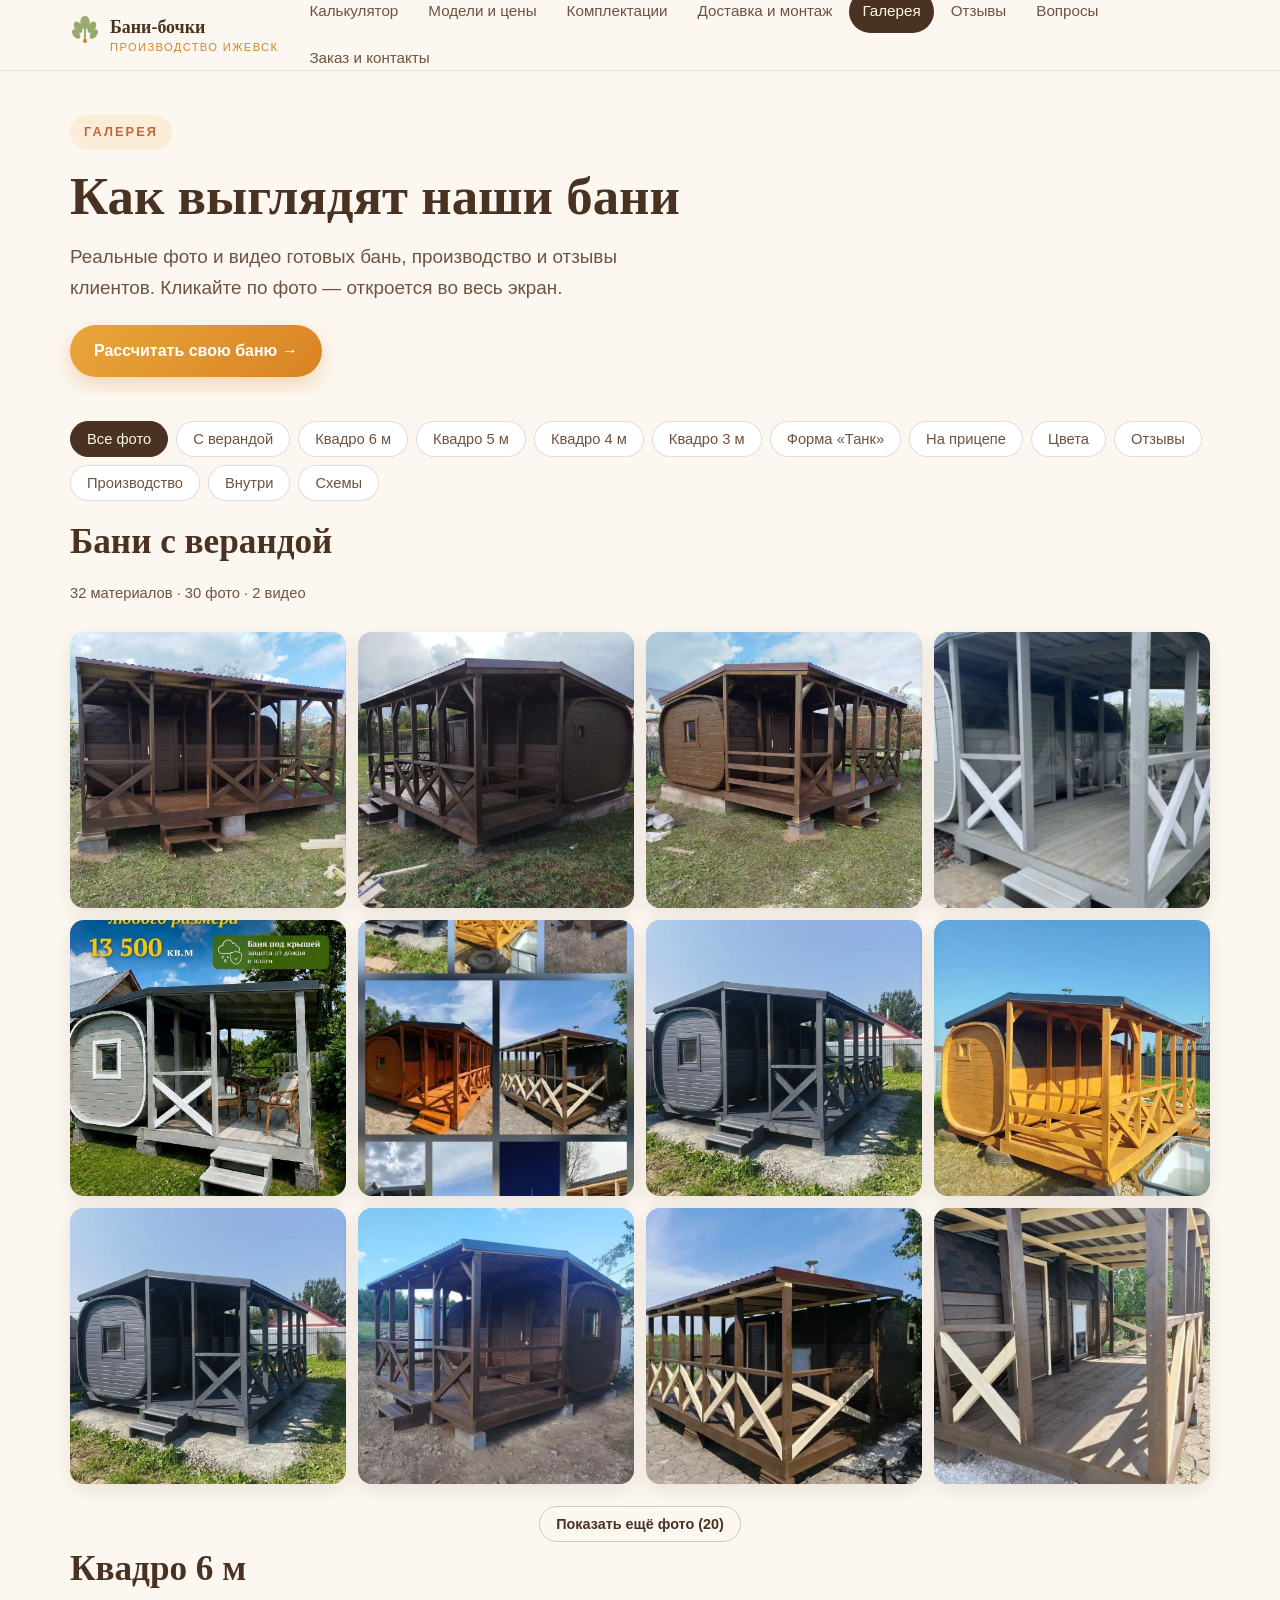
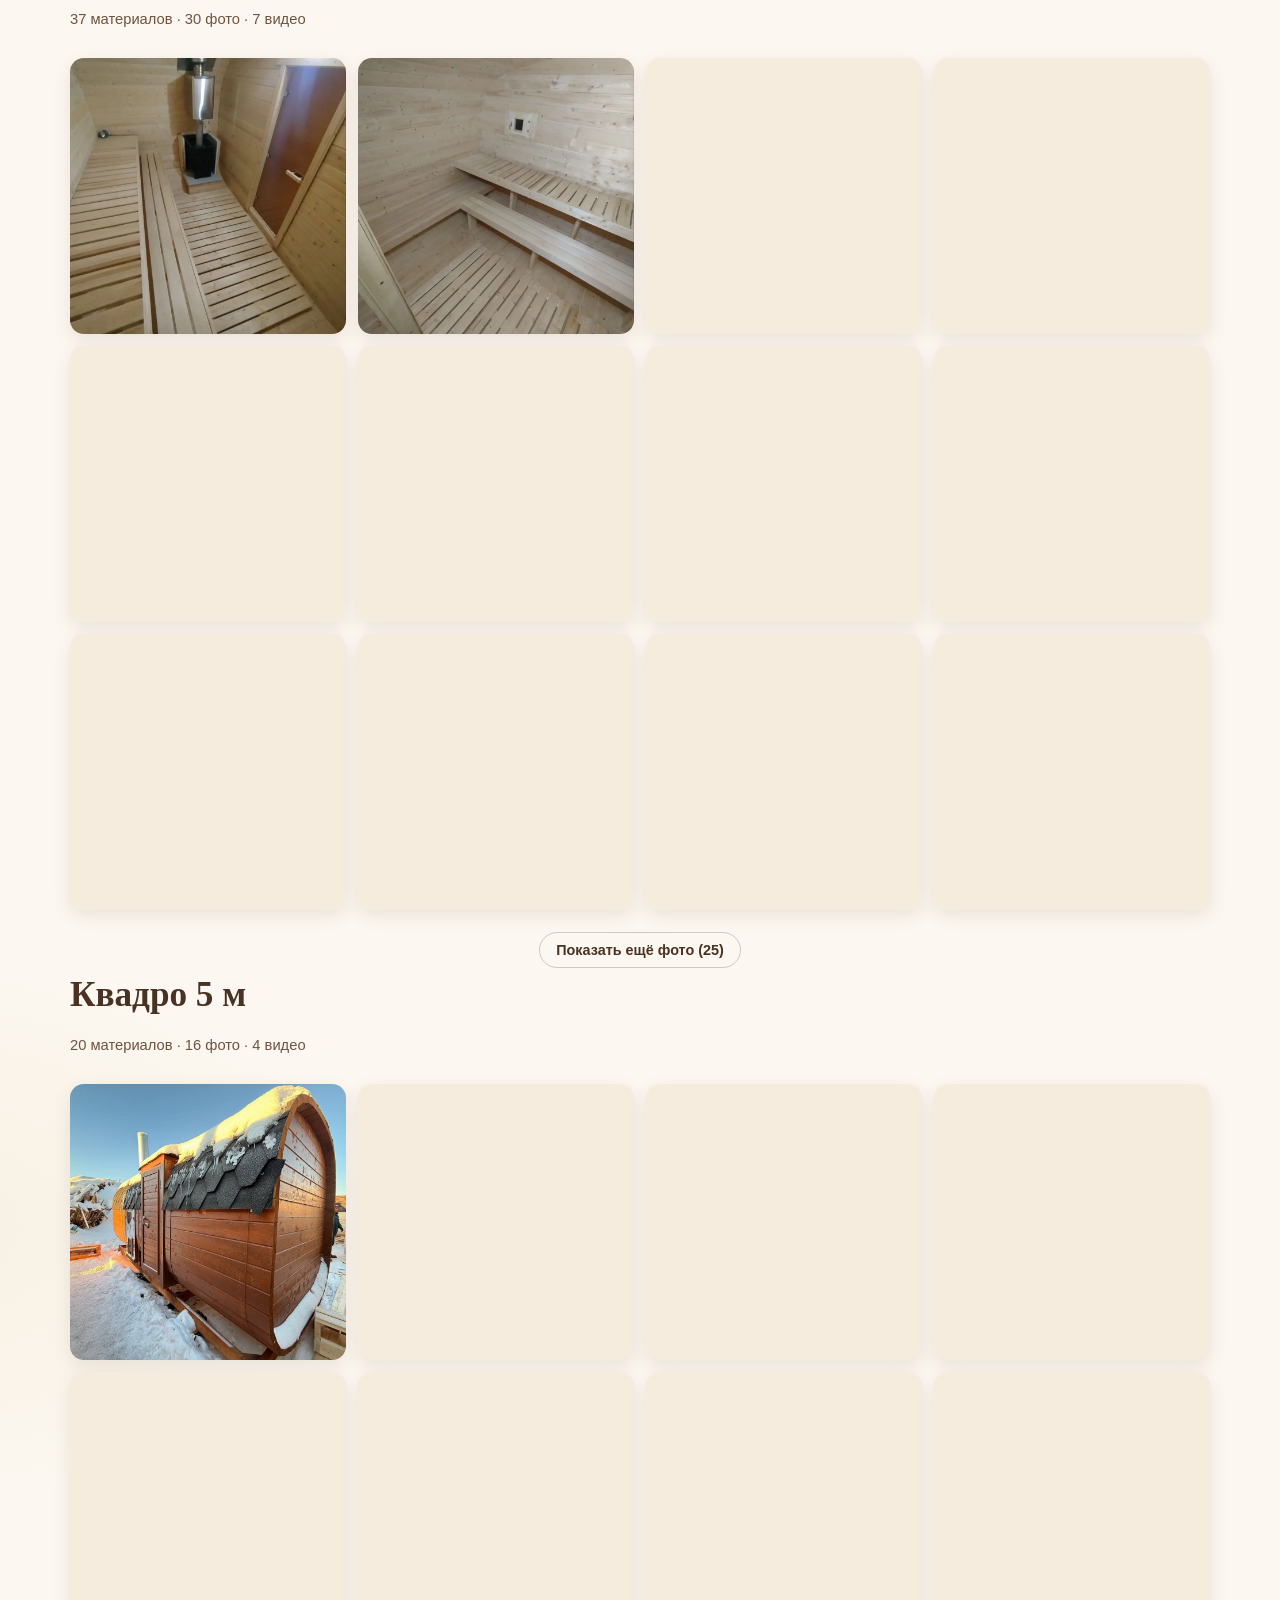
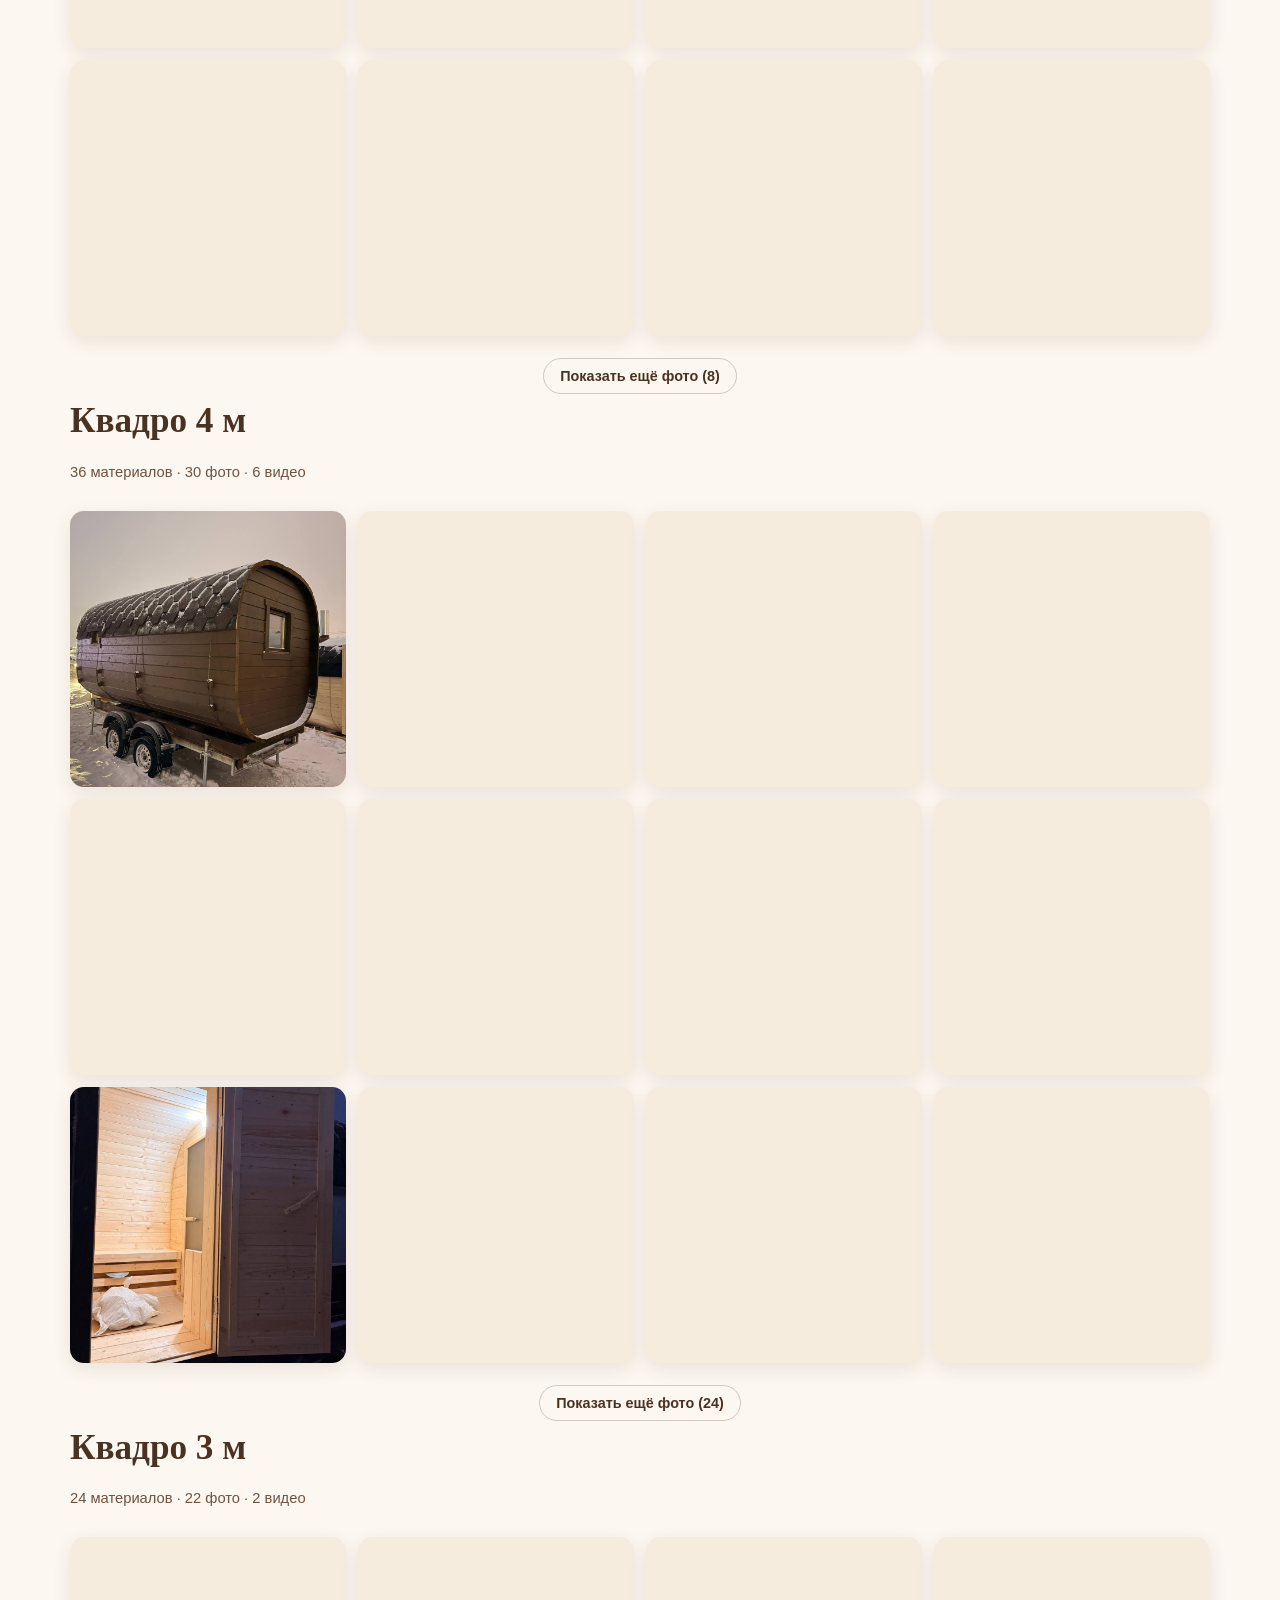
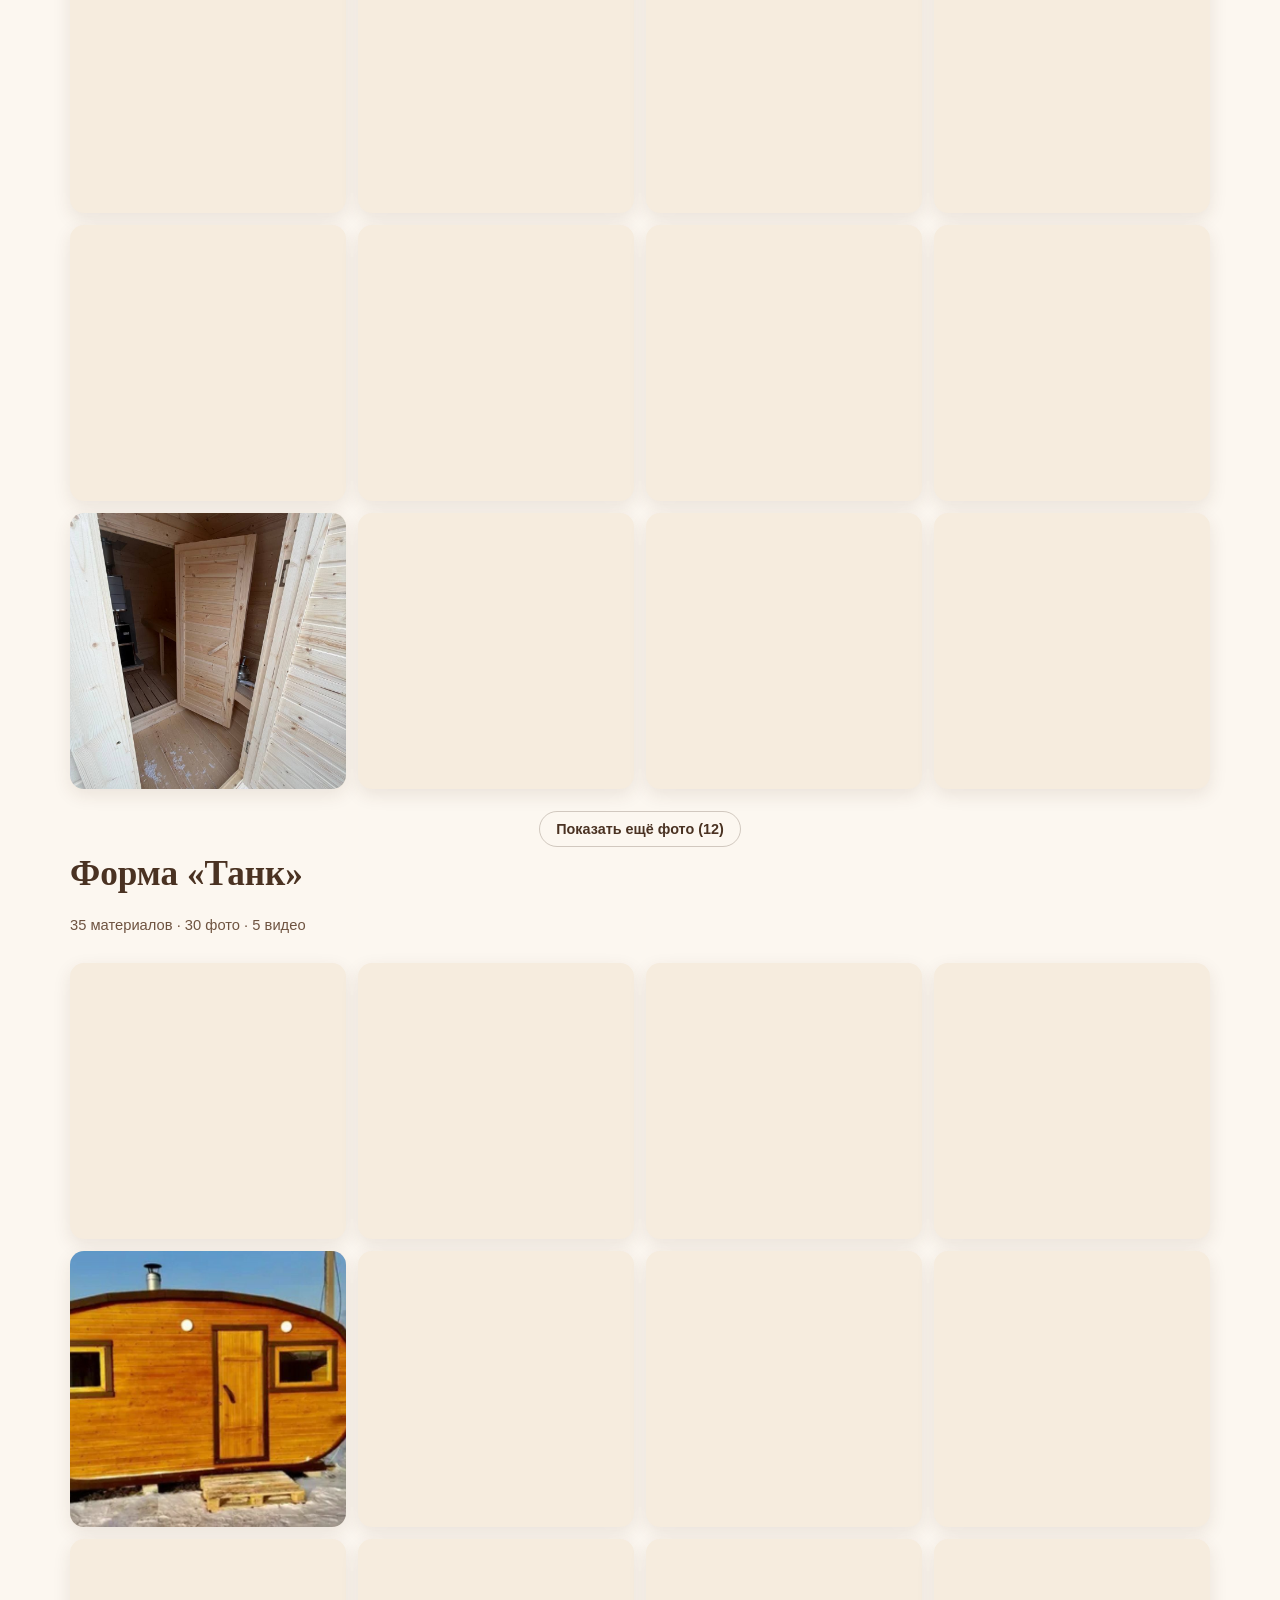
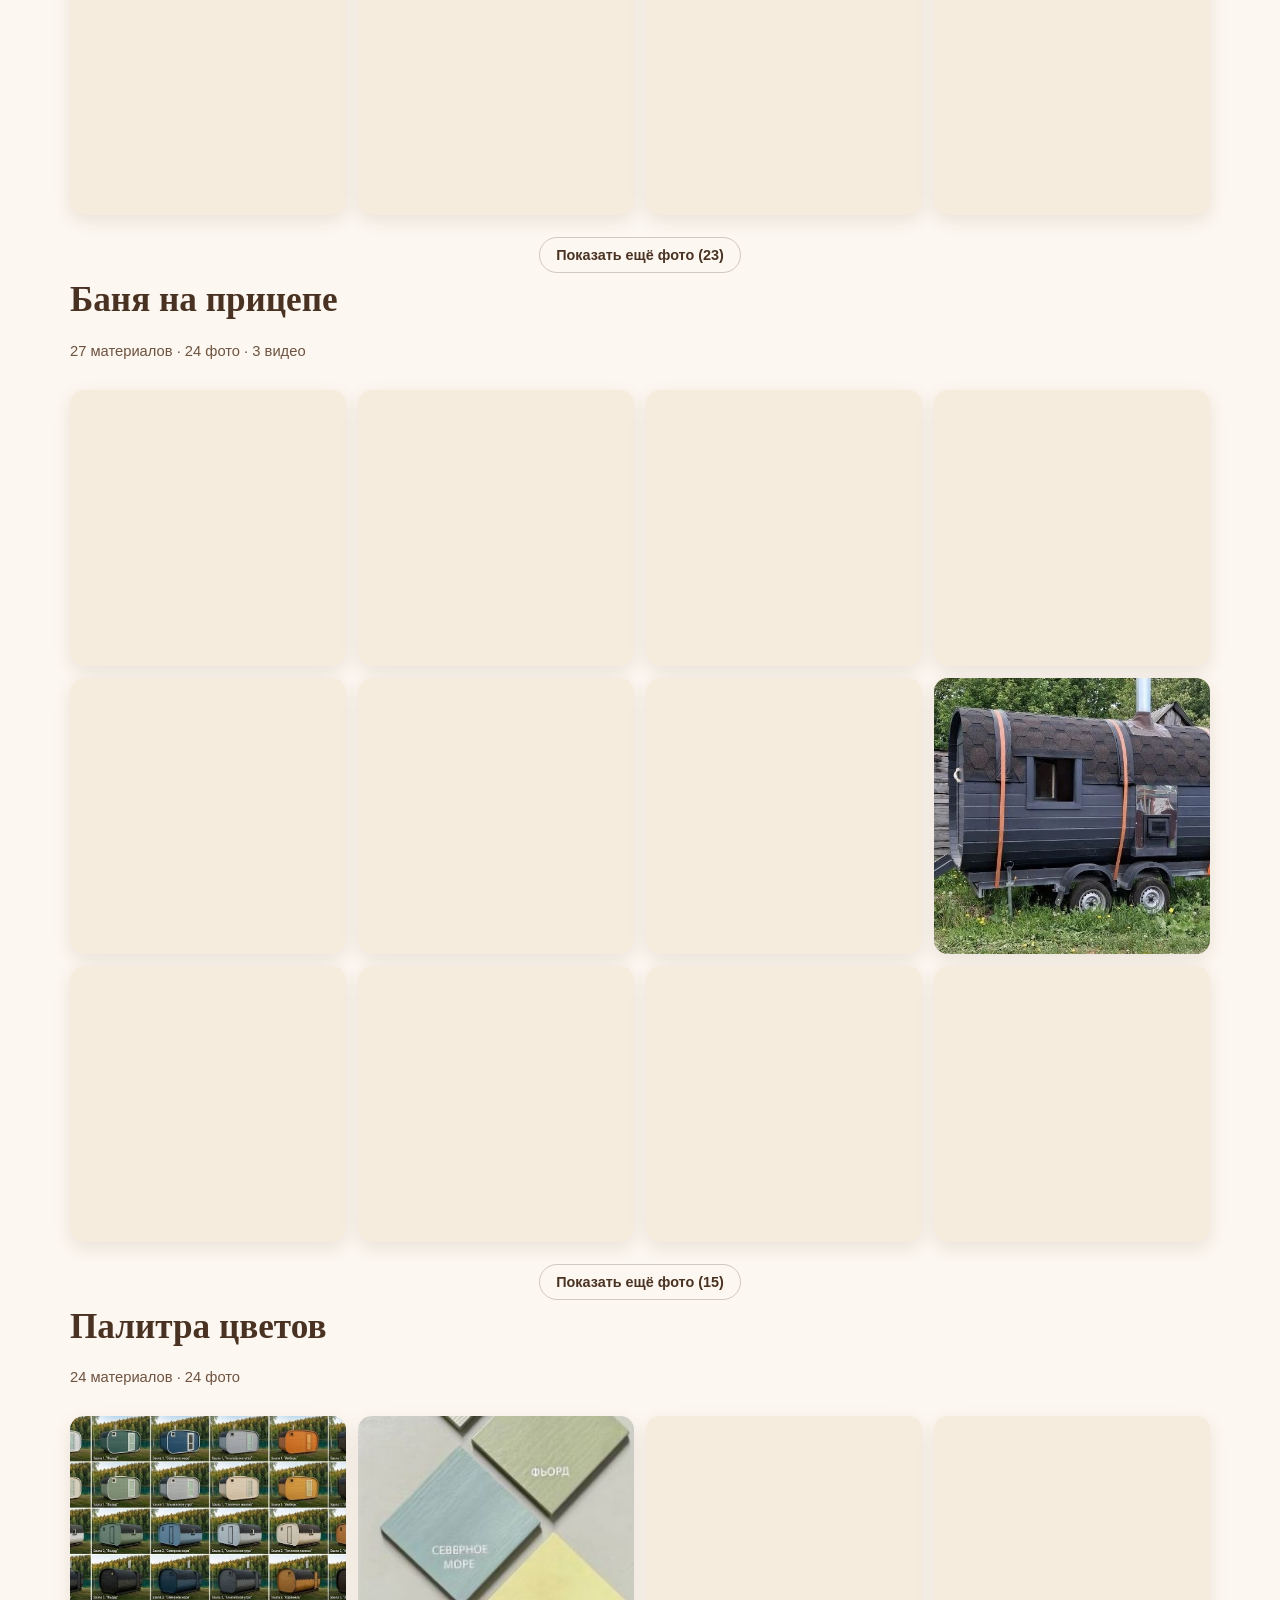
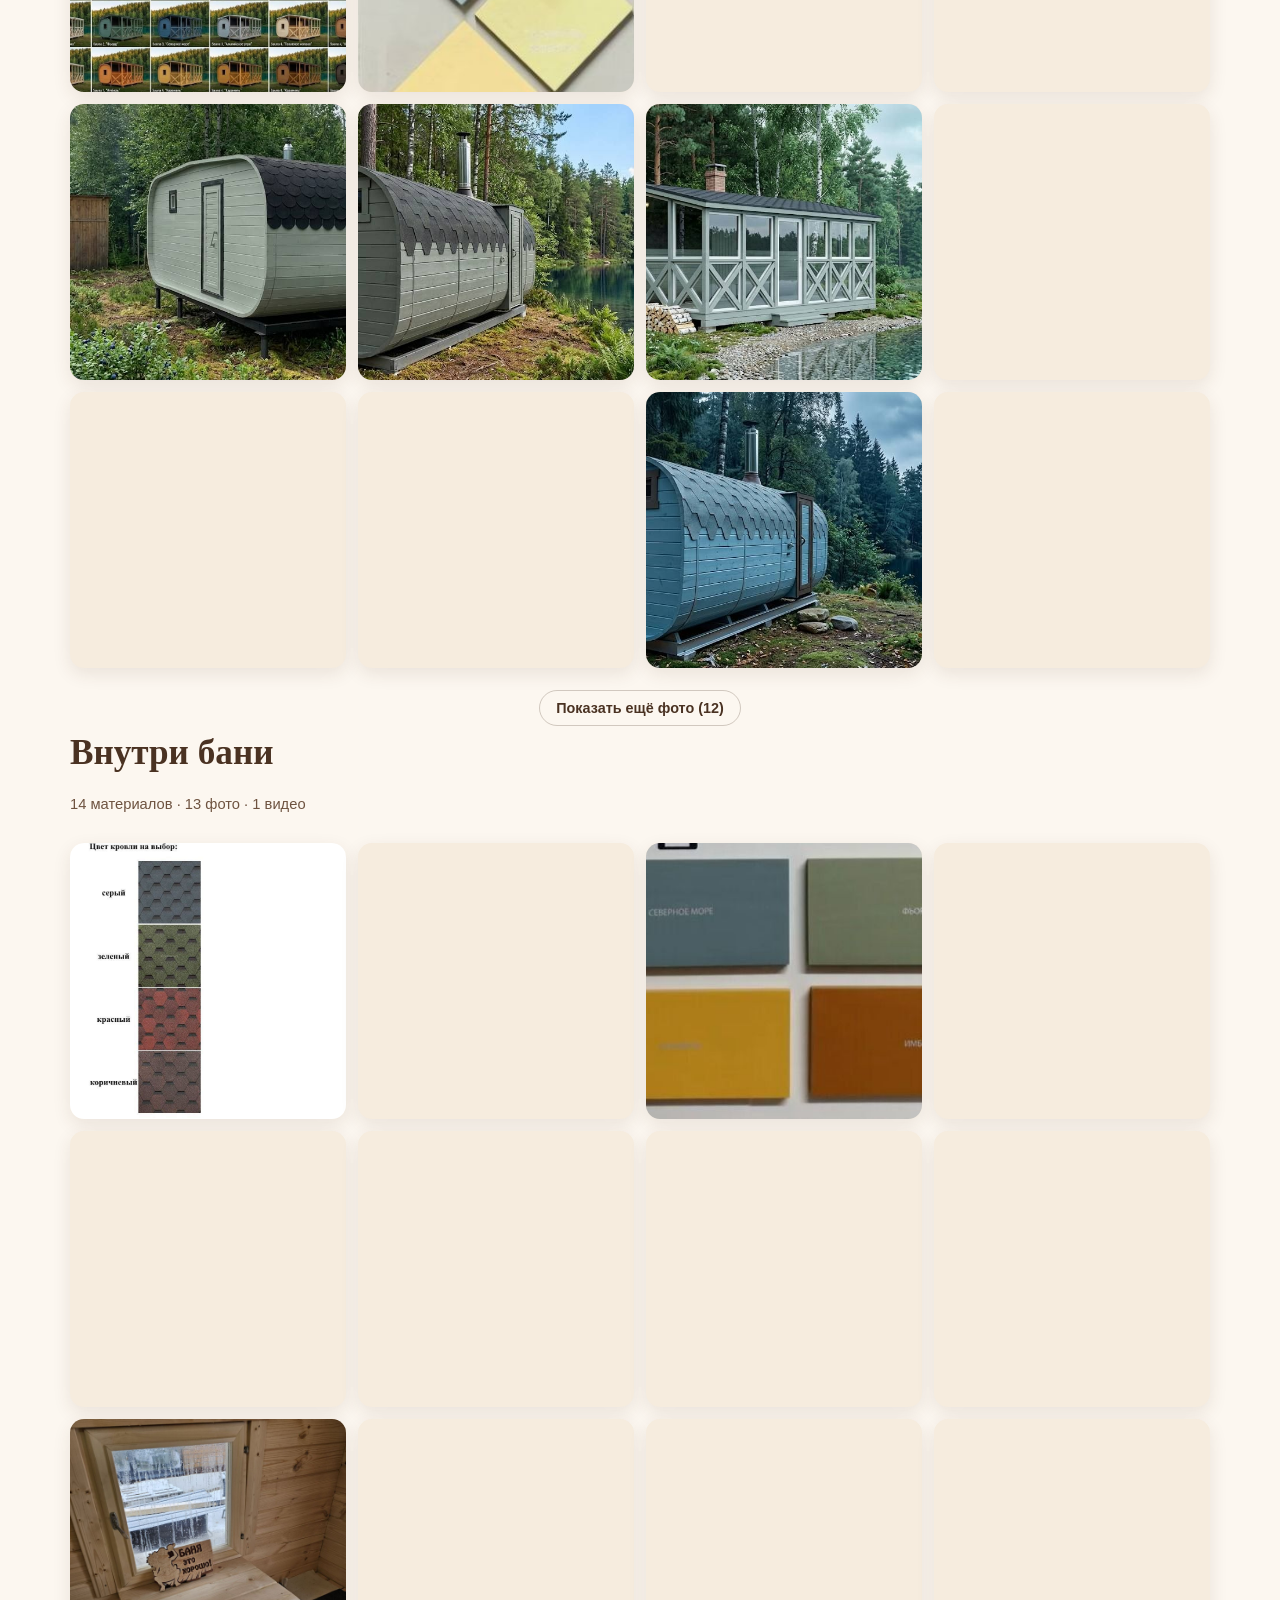
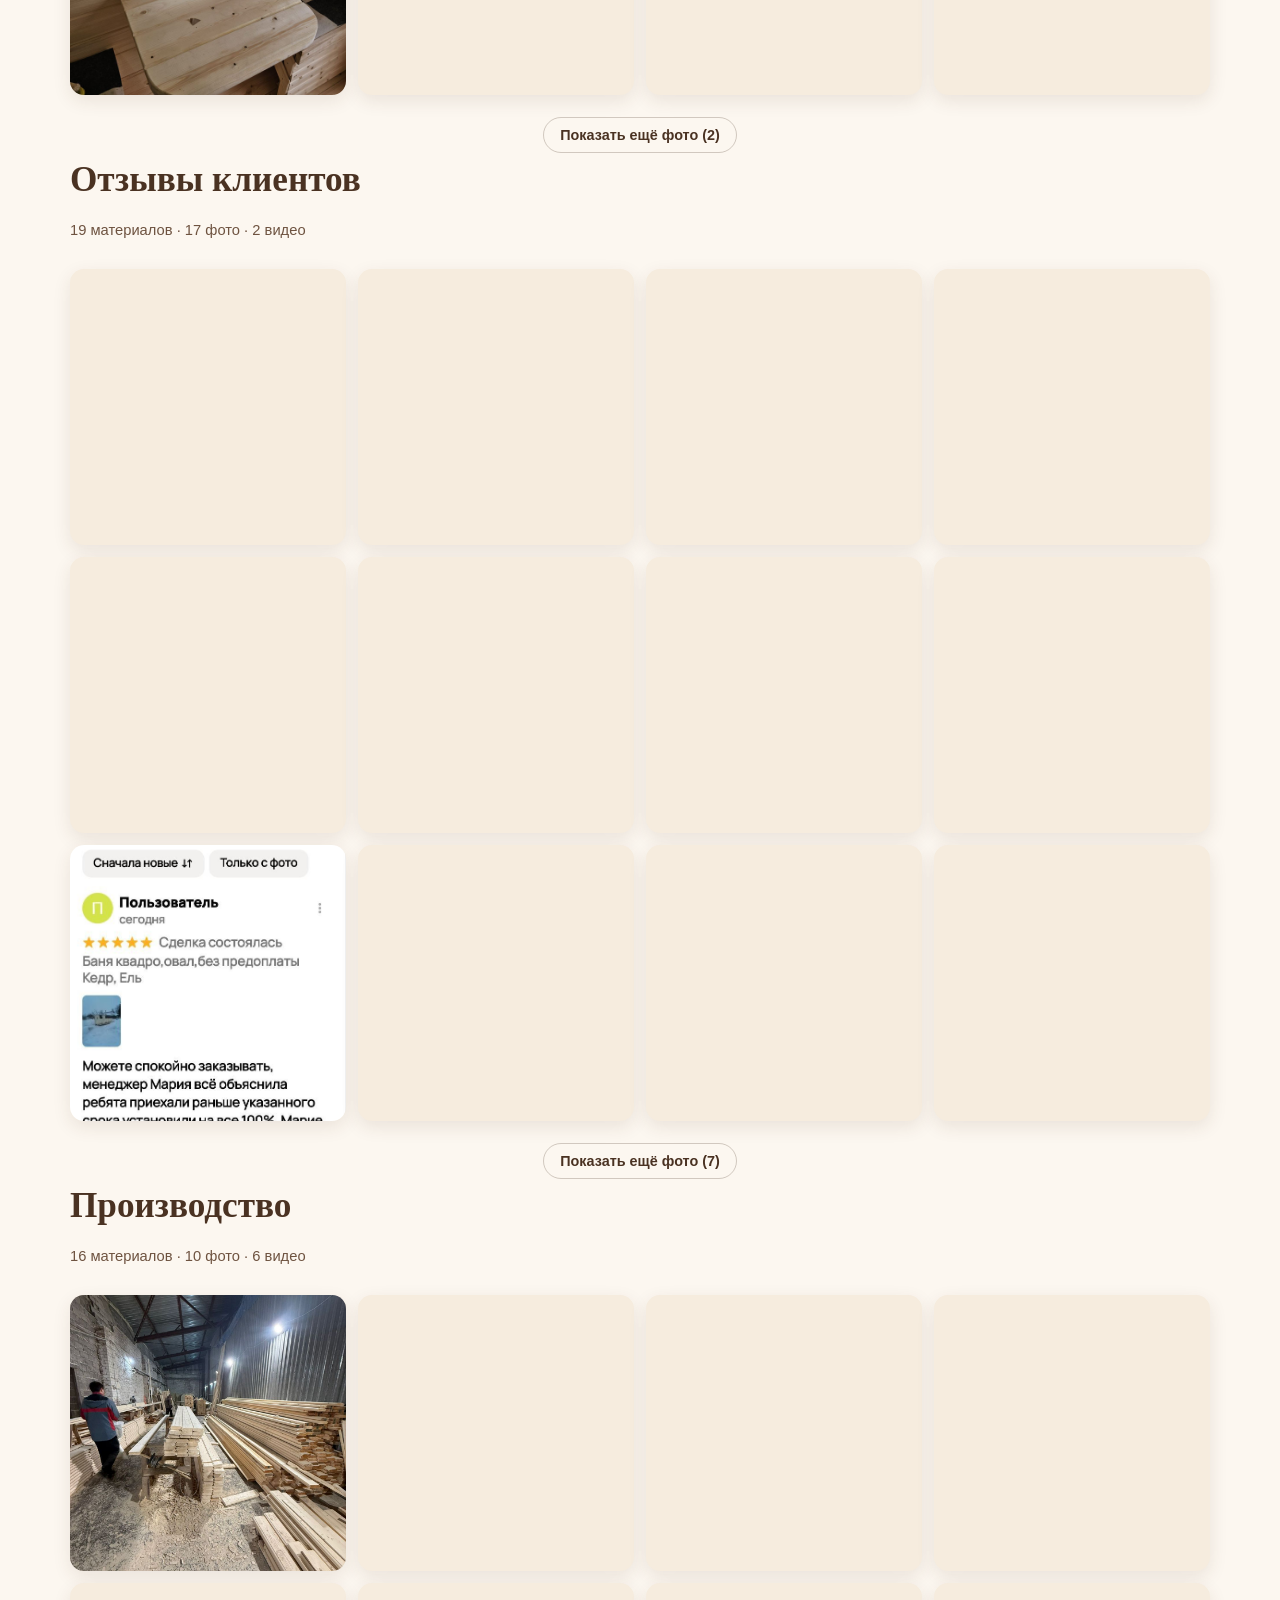
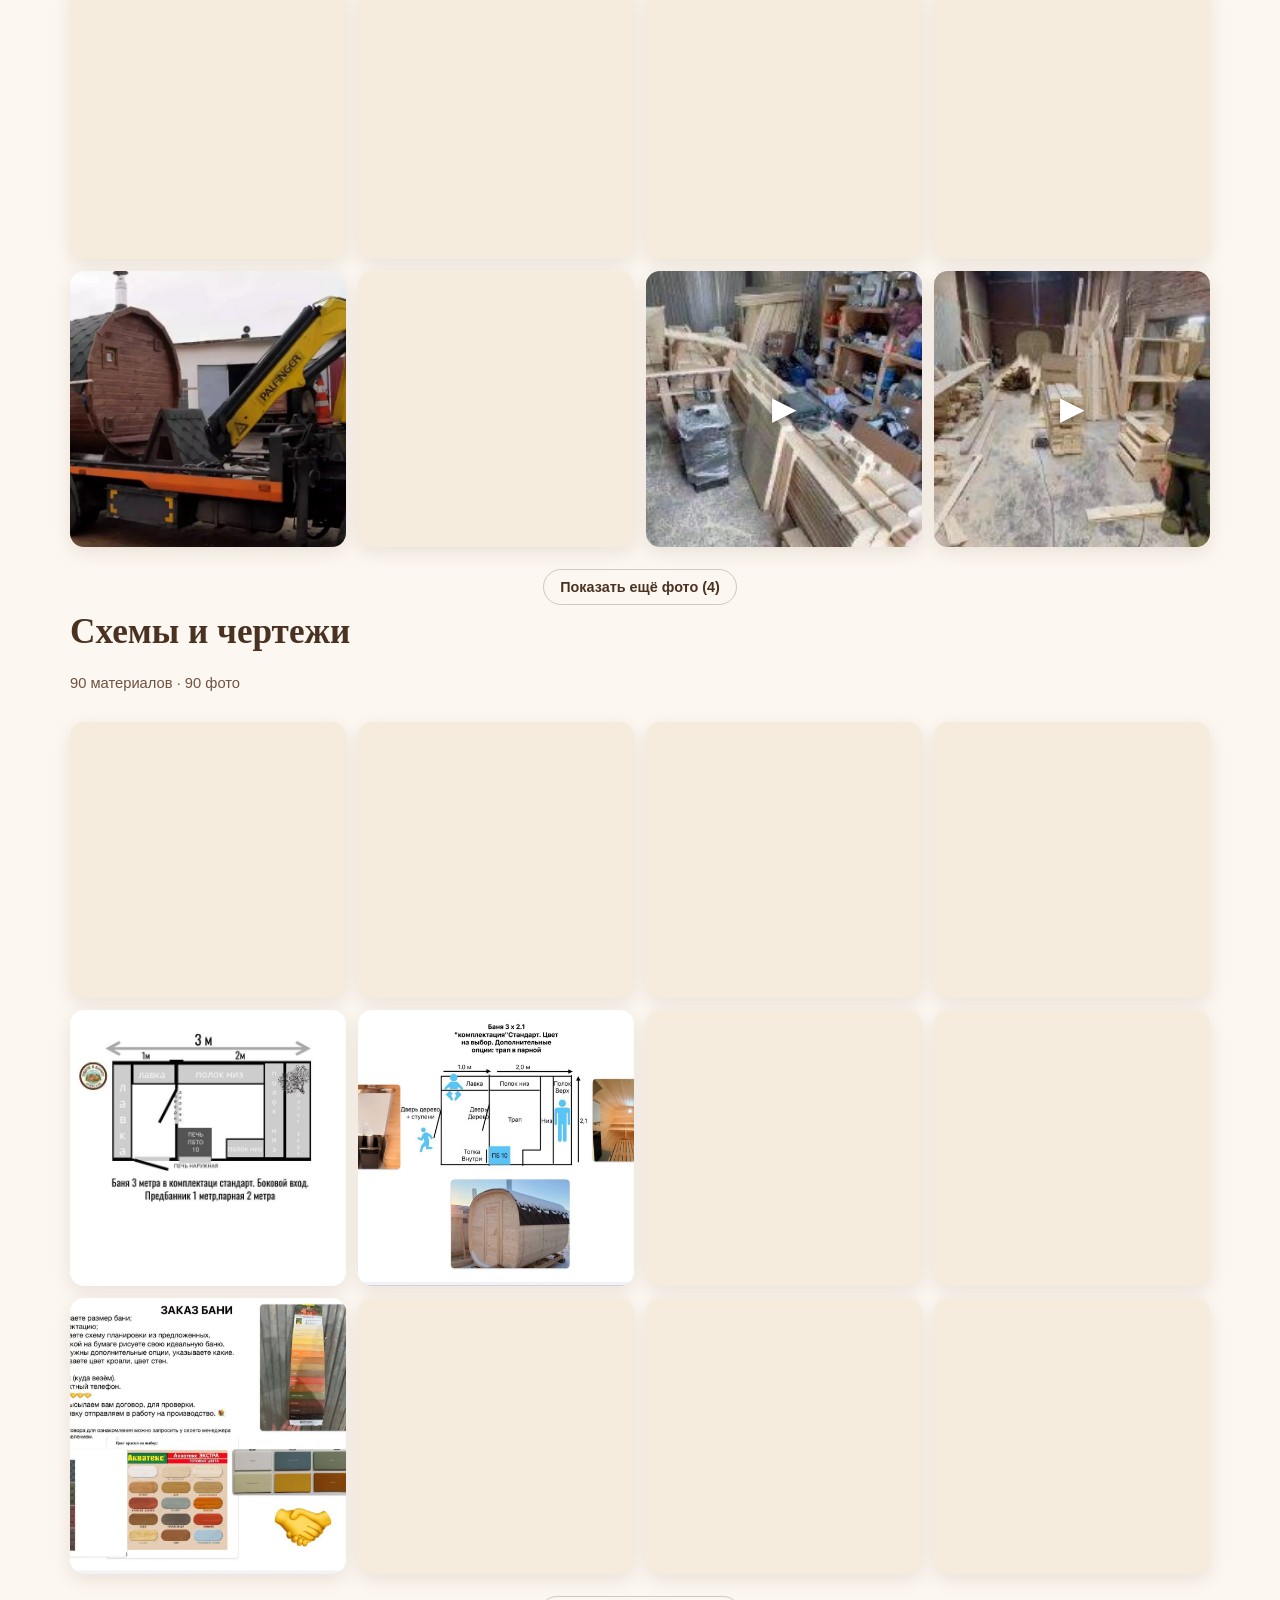
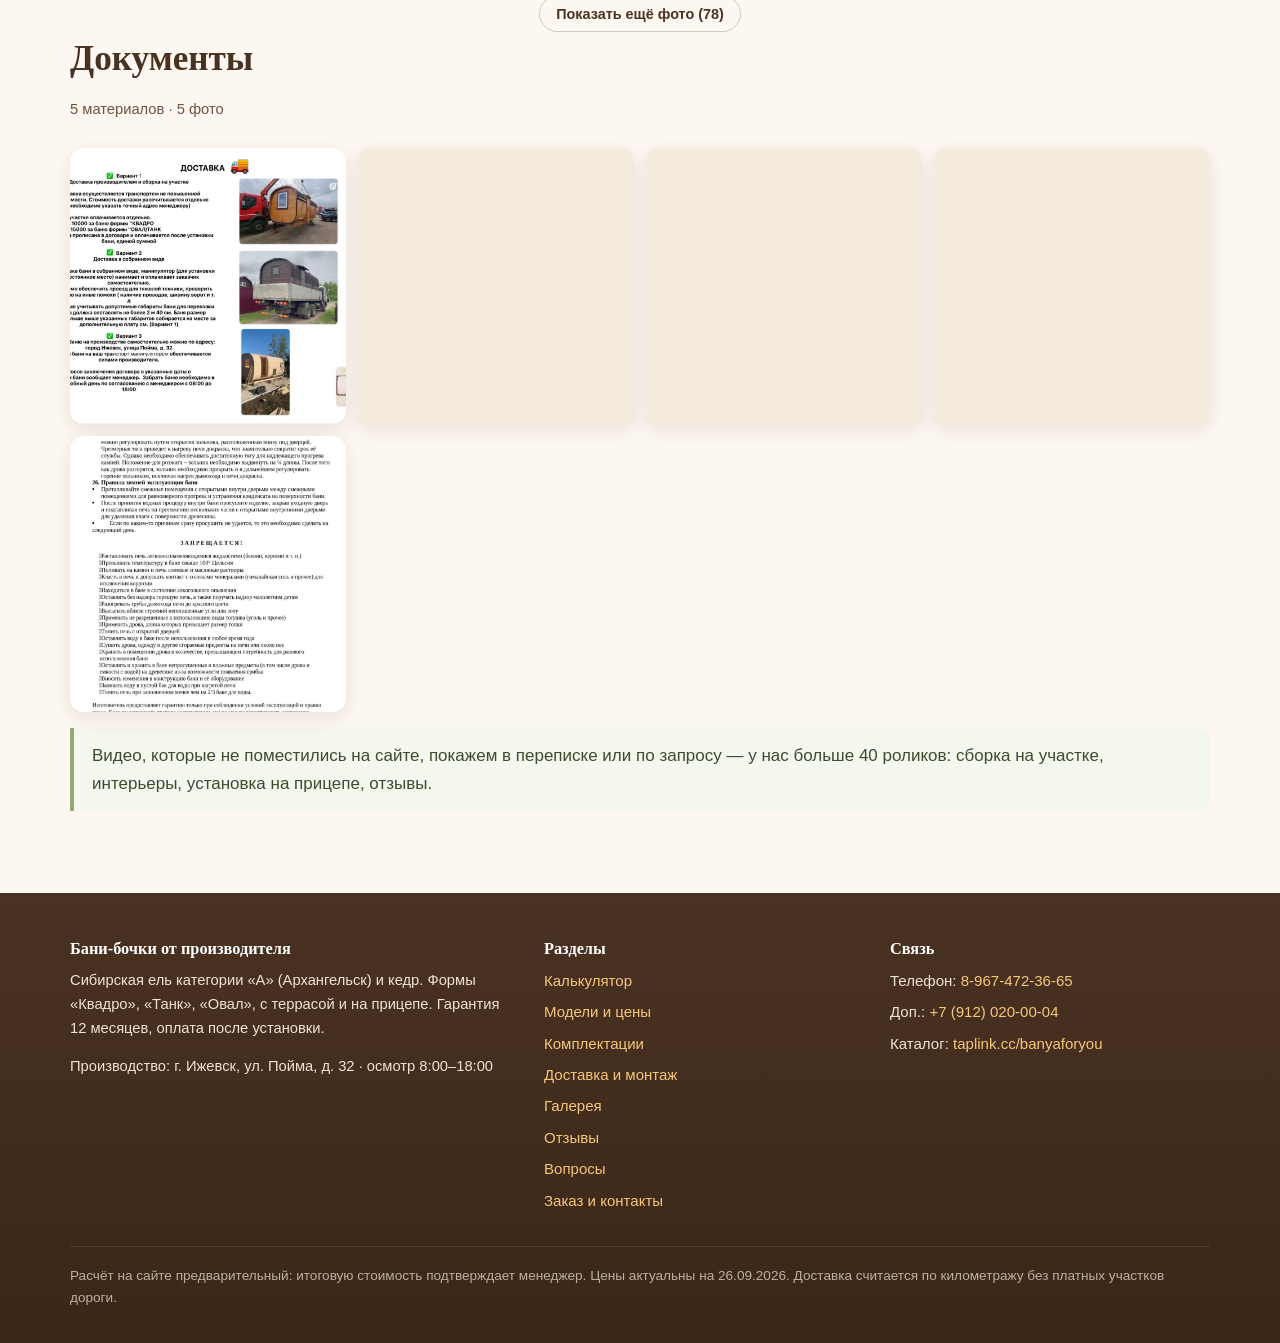
<file: galereya.html>
<!DOCTYPE html>
<html lang="ru">
<head>
<meta charset="utf-8">
<meta name="viewport" content="width=device-width, initial-scale=1">
<meta name="robots" content="noindex, nofollow, noarchive, nosnippet">
<title>Галерея: фото и видео бань-бочек</title>
<link rel="stylesheet" href="assets/css/style.css?v=19">
<link rel="icon" href="data:image/svg+xml,<svg xmlns='http://www.w3.org/2000/svg' viewBox='0 0 100 100'><text y='.9em' font-size='90'>🌿</text></svg>">
</head>
<body>

<section class="hero" style="padding:44px 0 18px">
  <div class="wrap">
    <span class="eyebrow">Галерея</span>
    <h1>Как выглядят наши бани</h1>
    <p class="lead">Реальные фото и видео готовых бань, производство и отзывы клиентов.
      Кликайте по фото — откроется во весь экран.</p>
    <div class="hero-cta"><a class="btn" href="index.html#calc">Рассчитать свою баню →</a></div>
  </div>
</section>

<section class="tight">
  <div class="wrap">
    <div class="filters" id="galFilters"></div>
    <div id="galRoot"></div>
    <div class="note mt2">Видео, которые не поместились на сайте, покажем в переписке или по запросу —
      у нас больше 40 роликов: сборка на участке, интерьеры, установка на прицепе, отзывы.</div>
  </div>
</section>

<script src="assets/js/config.js?v=19"></script>
<script src="assets/js/data.js?v=19"></script>
<script src="assets/js/layout.js?v=19"></script>
<script src="assets/js/app.js?v=19"></script>
</body>
</html>
</file>
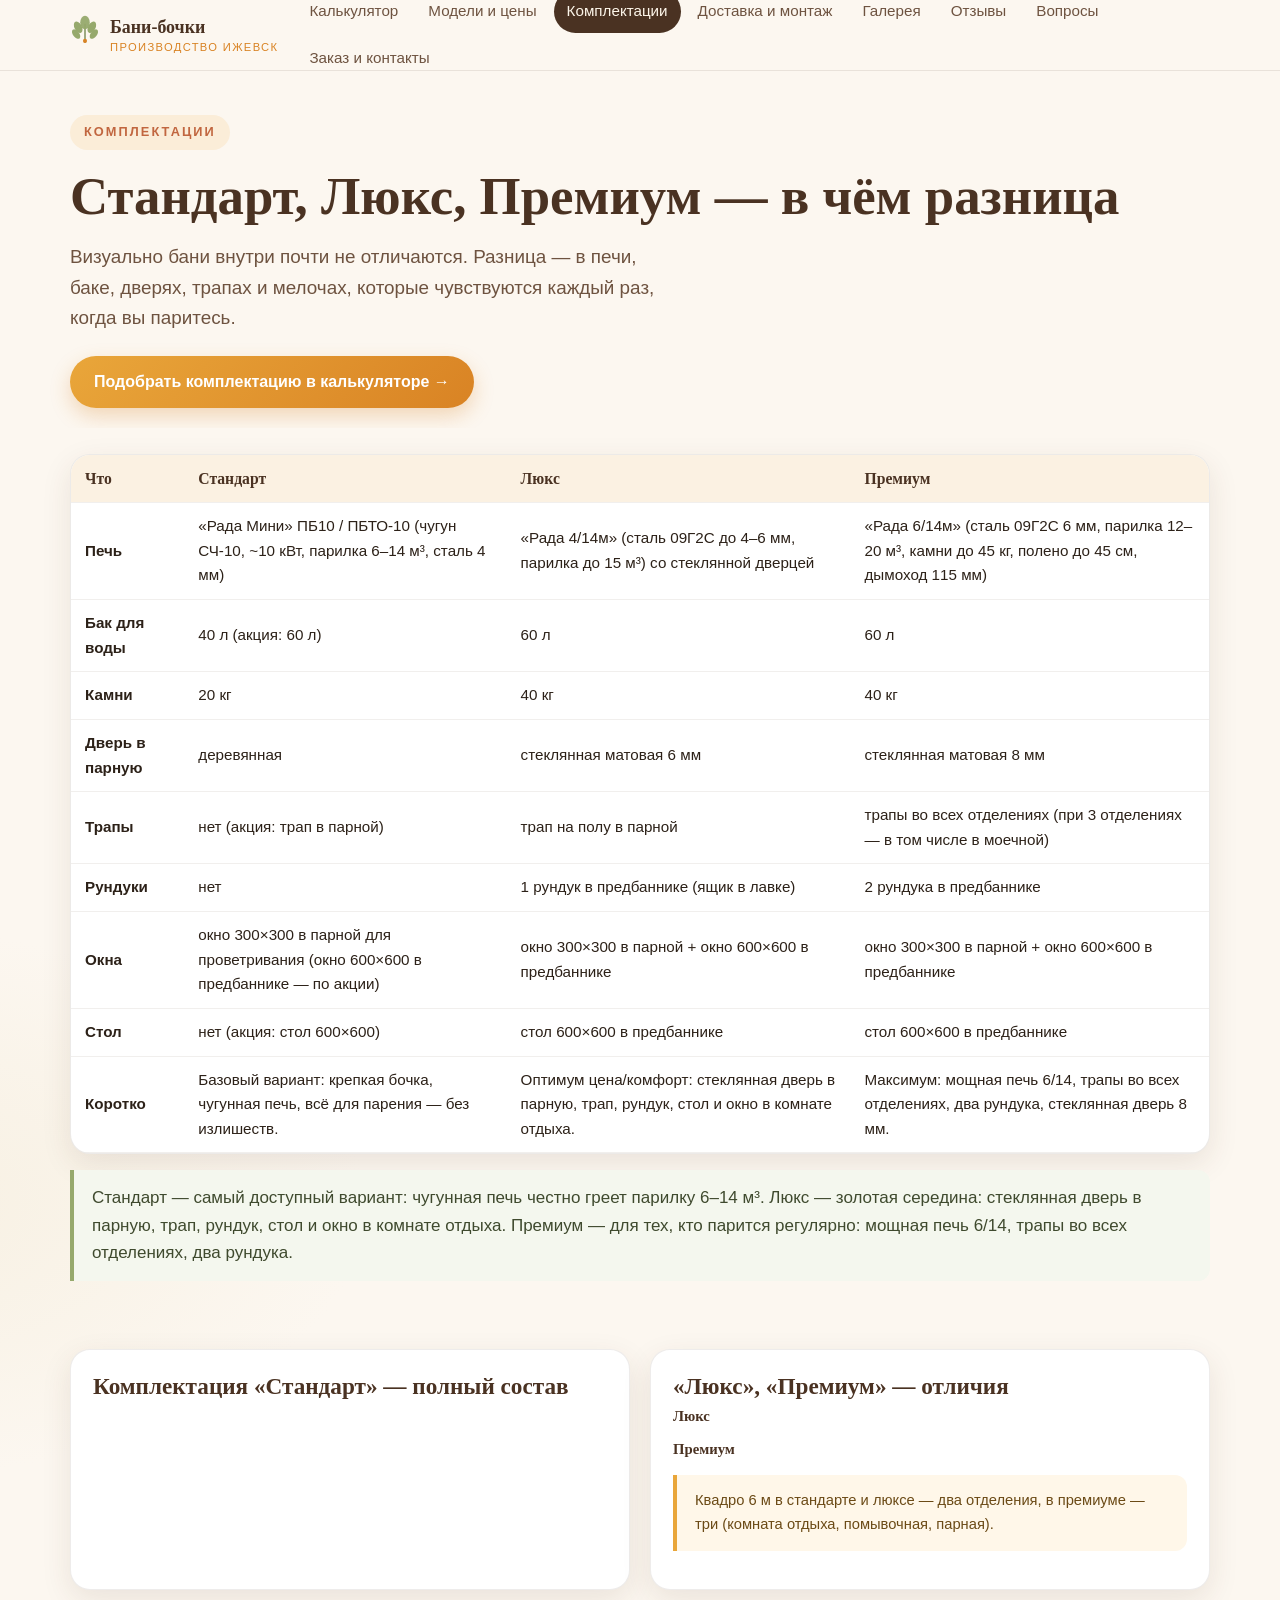
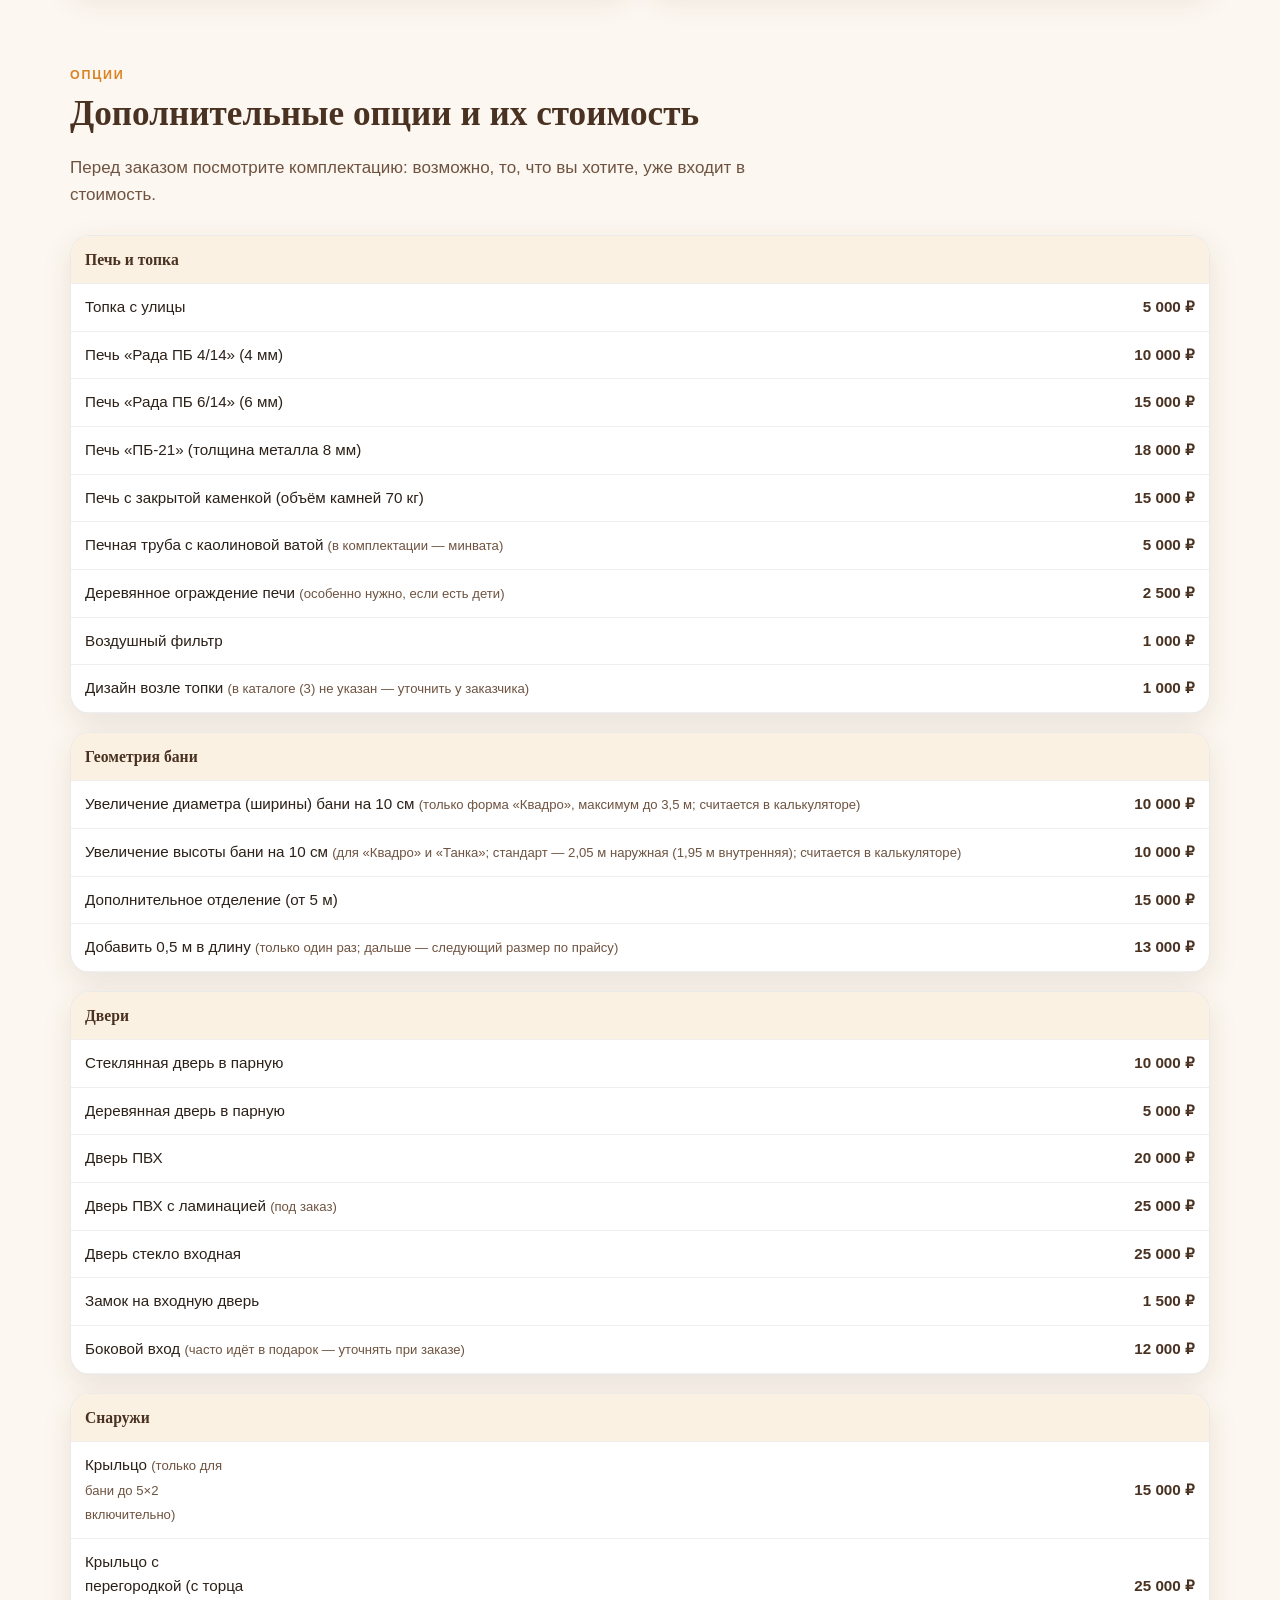
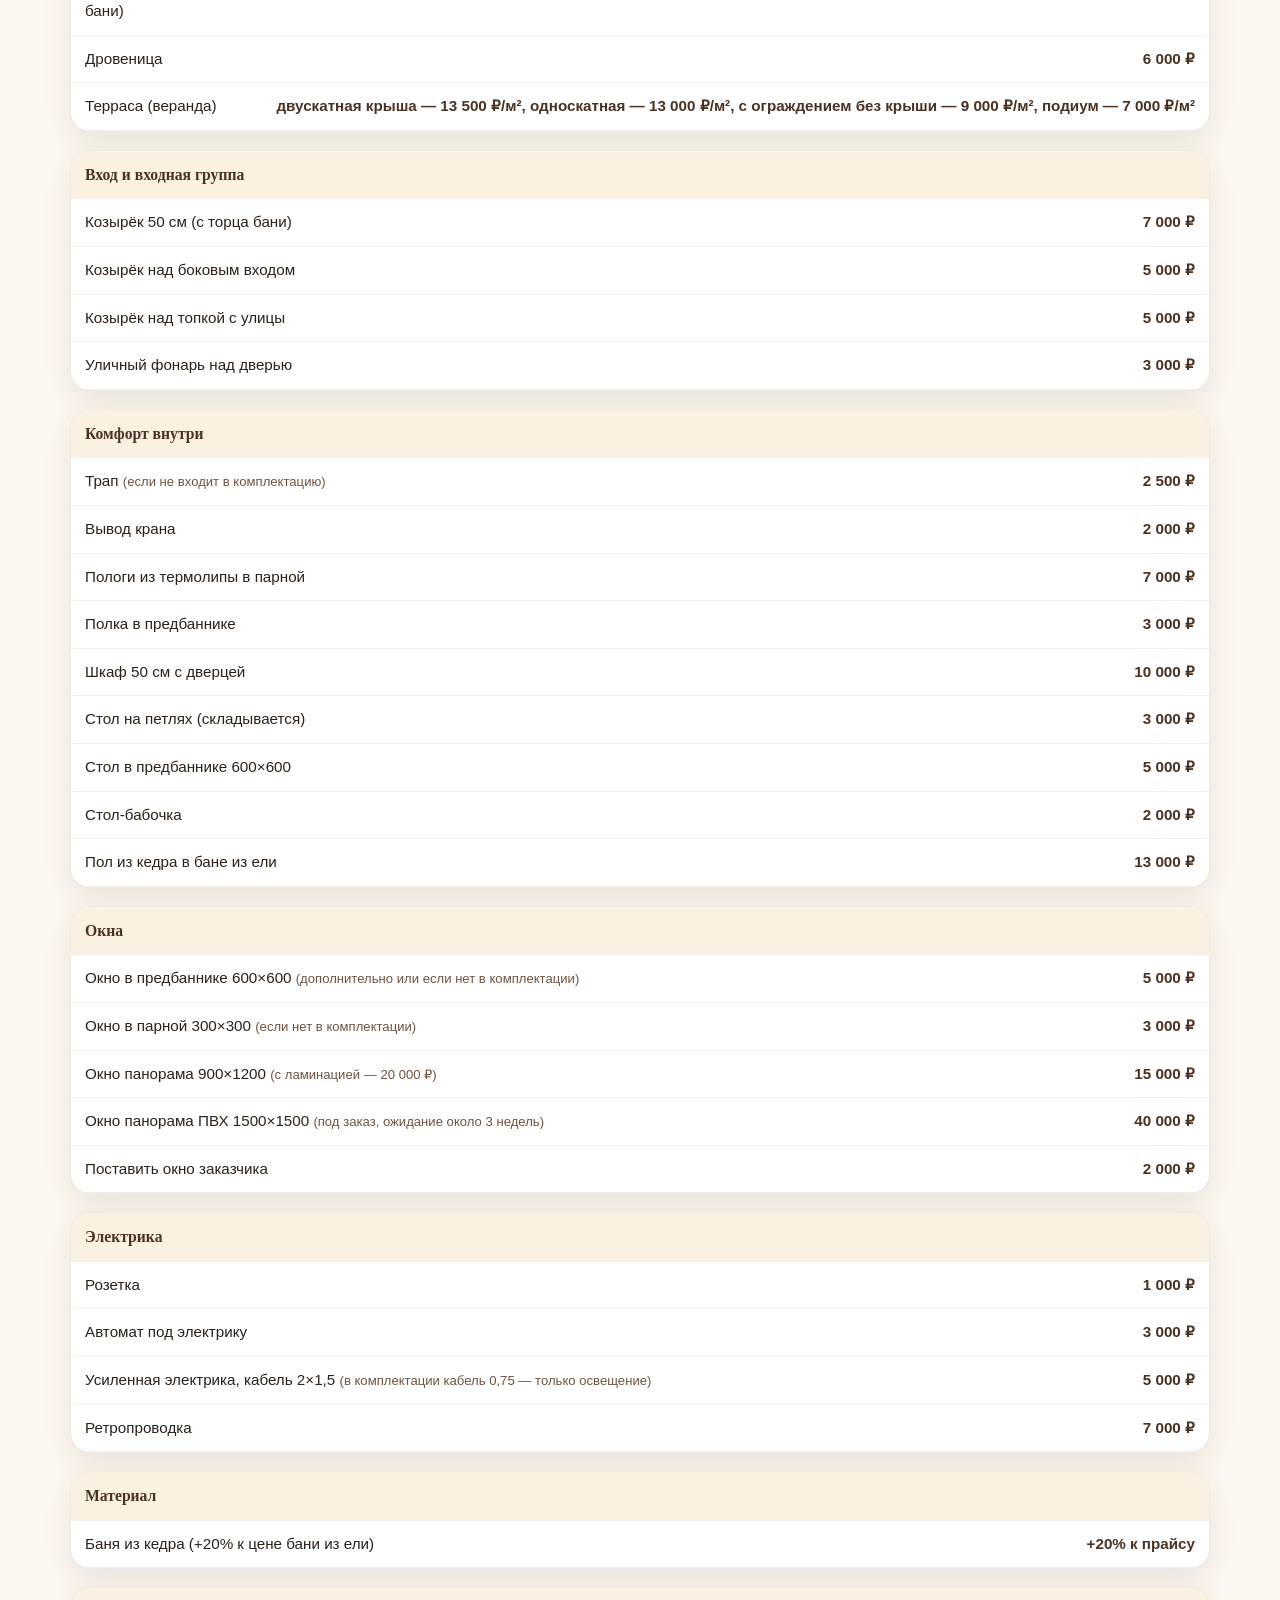
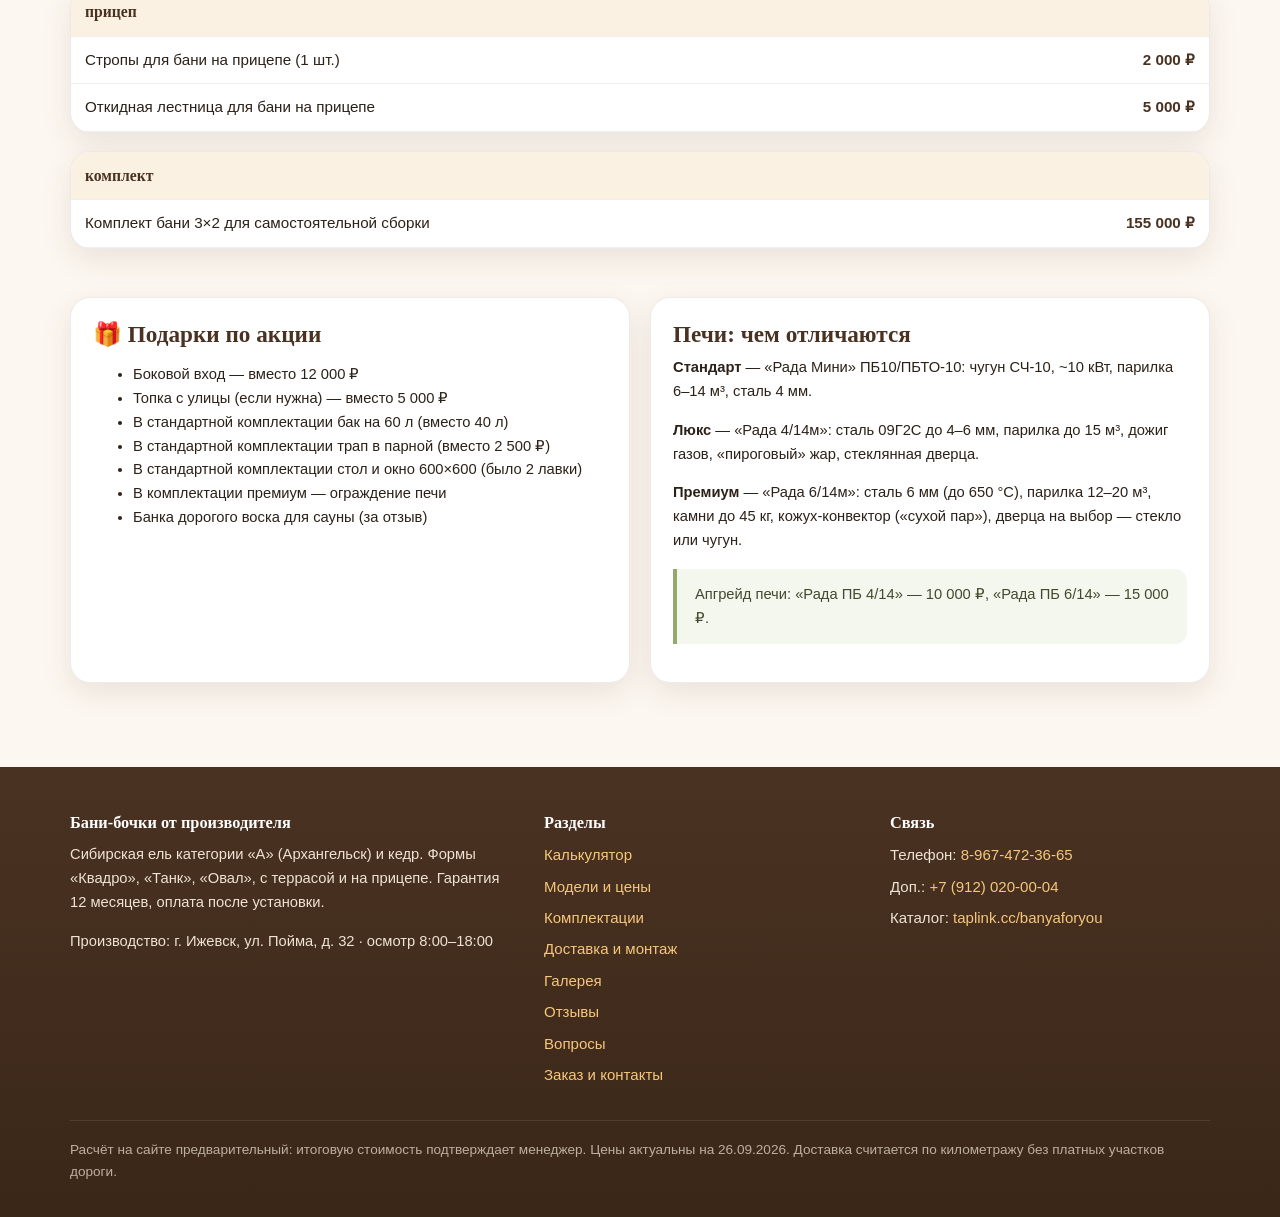
<file: komplektacii.html>
<!DOCTYPE html>
<html lang="ru">
<head>
<meta charset="utf-8">
<meta name="viewport" content="width=device-width, initial-scale=1">
<meta name="robots" content="noindex, nofollow, noarchive, nosnippet">
<title>Комплектации бань-бочек: Стандарт, Люкс, Премиум и допы</title>
<link rel="stylesheet" href="assets/css/style.css?v=19">
<link rel="icon" href="data:image/svg+xml,<svg xmlns='http://www.w3.org/2000/svg' viewBox='0 0 100 100'><text y='.9em' font-size='90'>🌿</text></svg>">
</head>
<body>

<section class="hero" style="padding:44px 0 20px">
  <div class="wrap">
    <span class="eyebrow">Комплектации</span>
    <h1>Стандарт, Люкс, Премиум — в чём разница</h1>
    <p class="lead">Визуально бани внутри почти не отличаются. Разница — в печи, баке, дверях, трапах и мелочах,
      которые чувствуются каждый раз, когда вы паритесь.</p>
    <div class="hero-cta"><a class="btn" href="index.html#calc">Подобрать комплектацию в калькуляторе →</a></div>
  </div>
</section>

<section class="tight">
  <div class="wrap">
    <div class="table-wrap reveal">
      <table class="data" id="kitTable">
        <thead><tr><th>Что</th><th>Стандарт</th><th>Люкс</th><th>Премиум</th></tr></thead>
        <tbody></tbody>
      </table>
    </div>
    <div class="note mt2">Стандарт — самый доступный вариант: чугунная печь честно греет парилку 6–14 м³.
      Люкс — золотая середина: стеклянная дверь в парную, трап, рундук, стол и окно в комнате отдыха.
      Премиум — для тех, кто парится регулярно: мощная печь 6/14, трапы во всех отделениях, два рундука.</div>
  </div>
</section>

<section class="tight">
  <div class="wrap">
    <div class="grid g2">
      <div class="card reveal">
        <h3>Комплектация «Стандарт» — полный состав</h3>
        <ol class="small" id="standardList"></ol>
      </div>
      <div class="card reveal d1">
        <h3>«Люкс», «Премиум» — отличия</h3>
        <h4 class="small" style="margin-bottom:4px">Люкс</h4>
        <ul class="small" id="luxList"></ul>
        <h4 class="small" style="margin-bottom:4px">Премиум</h4>
        <ul class="small" id="premList"></ul>
        <div class="note warm small">Квадро 6 м в стандарте и люксе — два отделения, в премиуме — три
          (комната отдыха, помывочная, парная).</div>
      </div>
    </div>
  </div>
</section>

<section>
  <div class="wrap">
    <div class="sec-head reveal"><span class="kicker">Опции</span>
      <h2>Дополнительные опции и их стоимость</h2>
      <p class="muted">Перед заказом посмотрите комплектацию: возможно, то, что вы хотите, уже входит в стоимость.</p></div>
    <div id="optionsRoot" class="reveal"></div>

    <div class="grid g2 mt3">
      <div class="card reveal">
        <h3>🎁 Подарки по акции</h3>
        <ul class="small" id="giftList"></ul>
      </div>
      <div class="card reveal d1">
        <h3>Печи: чем отличаются</h3>
        <p class="small"><b>Стандарт</b> — «Рада Мини» ПБ10/ПБТО-10: чугун СЧ-10, ~10 кВт, парилка 6–14 м³, сталь 4 мм.</p>
        <p class="small"><b>Люкс</b> — «Рада 4/14м»: сталь 09Г2С до 4–6 мм, парилка до 15 м³, дожиг газов,
          «пироговый» жар, стеклянная дверца.</p>
        <p class="small"><b>Премиум</b> — «Рада 6/14м»: сталь 6 мм (до 650 °C), парилка 12–20 м³, камни до 45 кг,
          кожух-конвектор («сухой пар»), дверца на выбор — стекло или чугун.</p>
        <div class="note small">Апгрейд печи: «Рада ПБ 4/14» — 10 000 ₽, «Рада ПБ 6/14» — 15 000 ₽.</div>
      </div>
    </div>
  </div>
</section>

<script src="assets/js/config.js?v=19"></script>
<script src="assets/js/data.js?v=19"></script>
<script src="assets/js/layout.js?v=19"></script>
<script src="assets/js/app.js?v=19"></script>
<script>
(function(){
  const D = window.BANYA_DATA || {};
  const rub = v => Math.round(v).toLocaleString("ru-RU").replace(/\u00a0/g," ") + " ₽";
  const LABELS = {печь:"Печь", бак:"Бак для воды", камни:"Камни", дверь_парной:"Дверь в парную",
    дверь_входная:"Входная дверь", трапы:"Трапы", рундуки:"Рундуки", лавки:"Лавки и полки",
    окна:"Окна", стол:"Стол", ключевое:"Коротко", липа:""};
  const rows = ["печь","бак","камни","дверь_парной","трапы","рундуки","окна","стол","ключевое"];
  const tb = document.querySelector("#kitTable tbody");
  if (tb) tb.innerHTML = rows.map(r => {
    const v = k => (D.kits[k] && D.kits[k][r]) || "—";
    return `<tr><th style="font-family:var(--ff-sans);font-weight:600">${LABELS[r]||r}</th>
      <td>${v("стандарт")}</td><td>${v("люкс")}</td><td>${v("премиум")}</td></tr>`;
  }).join("");

  const full = (D.kits["стандарт"] && D.kits["стандарт"].состав) || [];
  const sl = document.querySelector("#standardList");
  if (sl) sl.innerHTML = full.map(x => `<li>${x}</li>`).join("");
  const lux = (D.kits["люкс"] && D.kits["люкс"].состав_отличия) || [];
  const pl = document.querySelector("#luxList"); if (pl) pl.innerHTML = lux.map(x=>`<li>${x}</li>`).join("");
  const prem = (D.kits["премиум"] && D.kits["премиум"].состав_отличия) || [];
  const p2 = document.querySelector("#premList"); if (p2) p2.innerHTML = prem.map(x=>`<li>${x}</li>`).join("");
  const gl = document.querySelector("#giftList"); if (gl) gl.innerHTML = (D.gifts||[]).map(x=>`<li>${x}</li>`).join("");

  // опции по группам
  const GT = {вход:"Вход и входная группа", печь:"Печь и топка", геометрия:"Геометрия бани", двери:"Двери",
    снаружи:"Снаружи", внутри:"Комфорт внутри", окна:"Окна", электрика:"Электрика", материал:"Материал"};
  const host = document.querySelector("#optionsRoot");
  if (host) {
    const groups = {};
    (D.options||[]).forEach(o => { (groups[o.group] = groups[o.group] || []).push(o); });
    host.innerHTML = Object.keys(groups).map(g =>
      `<div class="table-wrap" style="margin-bottom:18px"><table class="data">
         <thead><tr><th colspan="2">${GT[g]||g}</th></tr></thead>
         <tbody>${groups[g].map(o => `<tr><td>${o.nome}${o.hint?' <span class="tiny muted">('+o.hint+')</span>':''}</td>
           <td class="num">${o.price ? rub(o.price) : (o.price_note||"по расчёту")}</td></tr>`).join("")}</tbody>
       </table></div>`).join("");
  }
})();
</script>
</body>
</html>
</file>
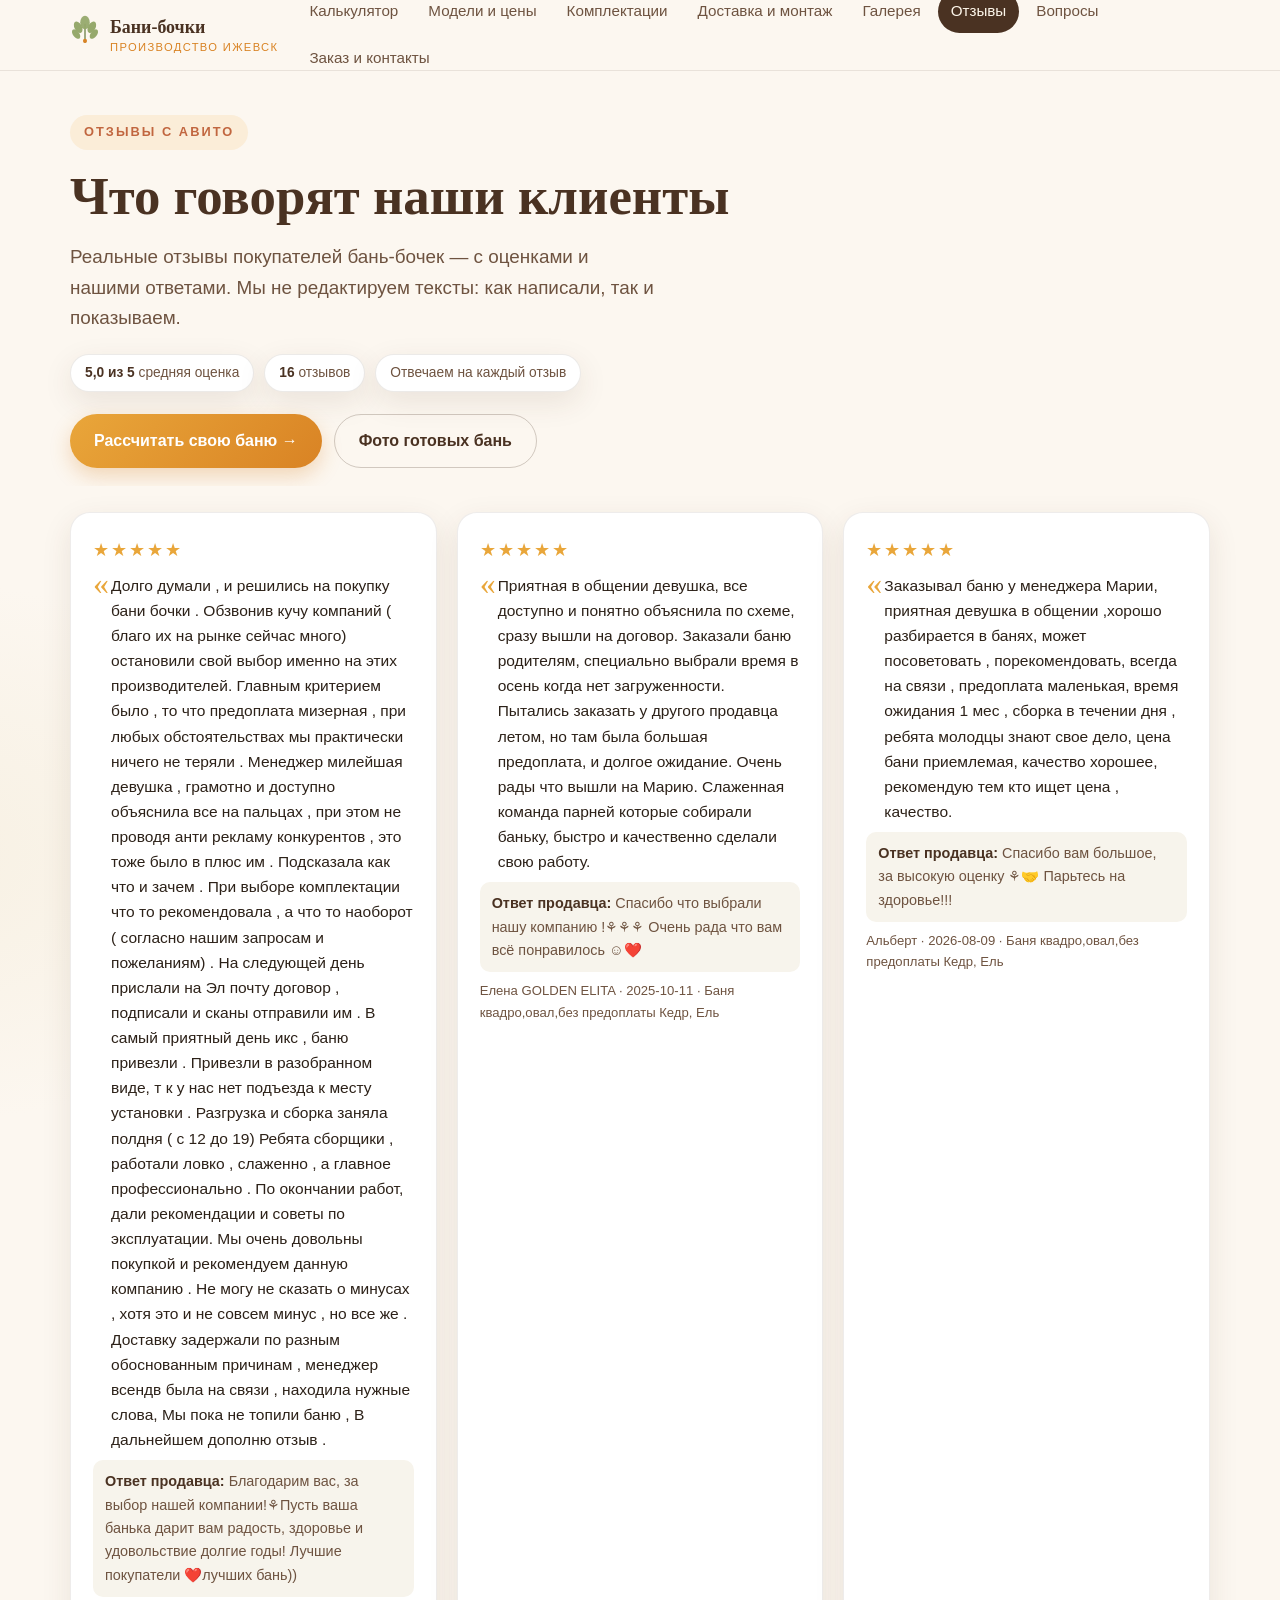
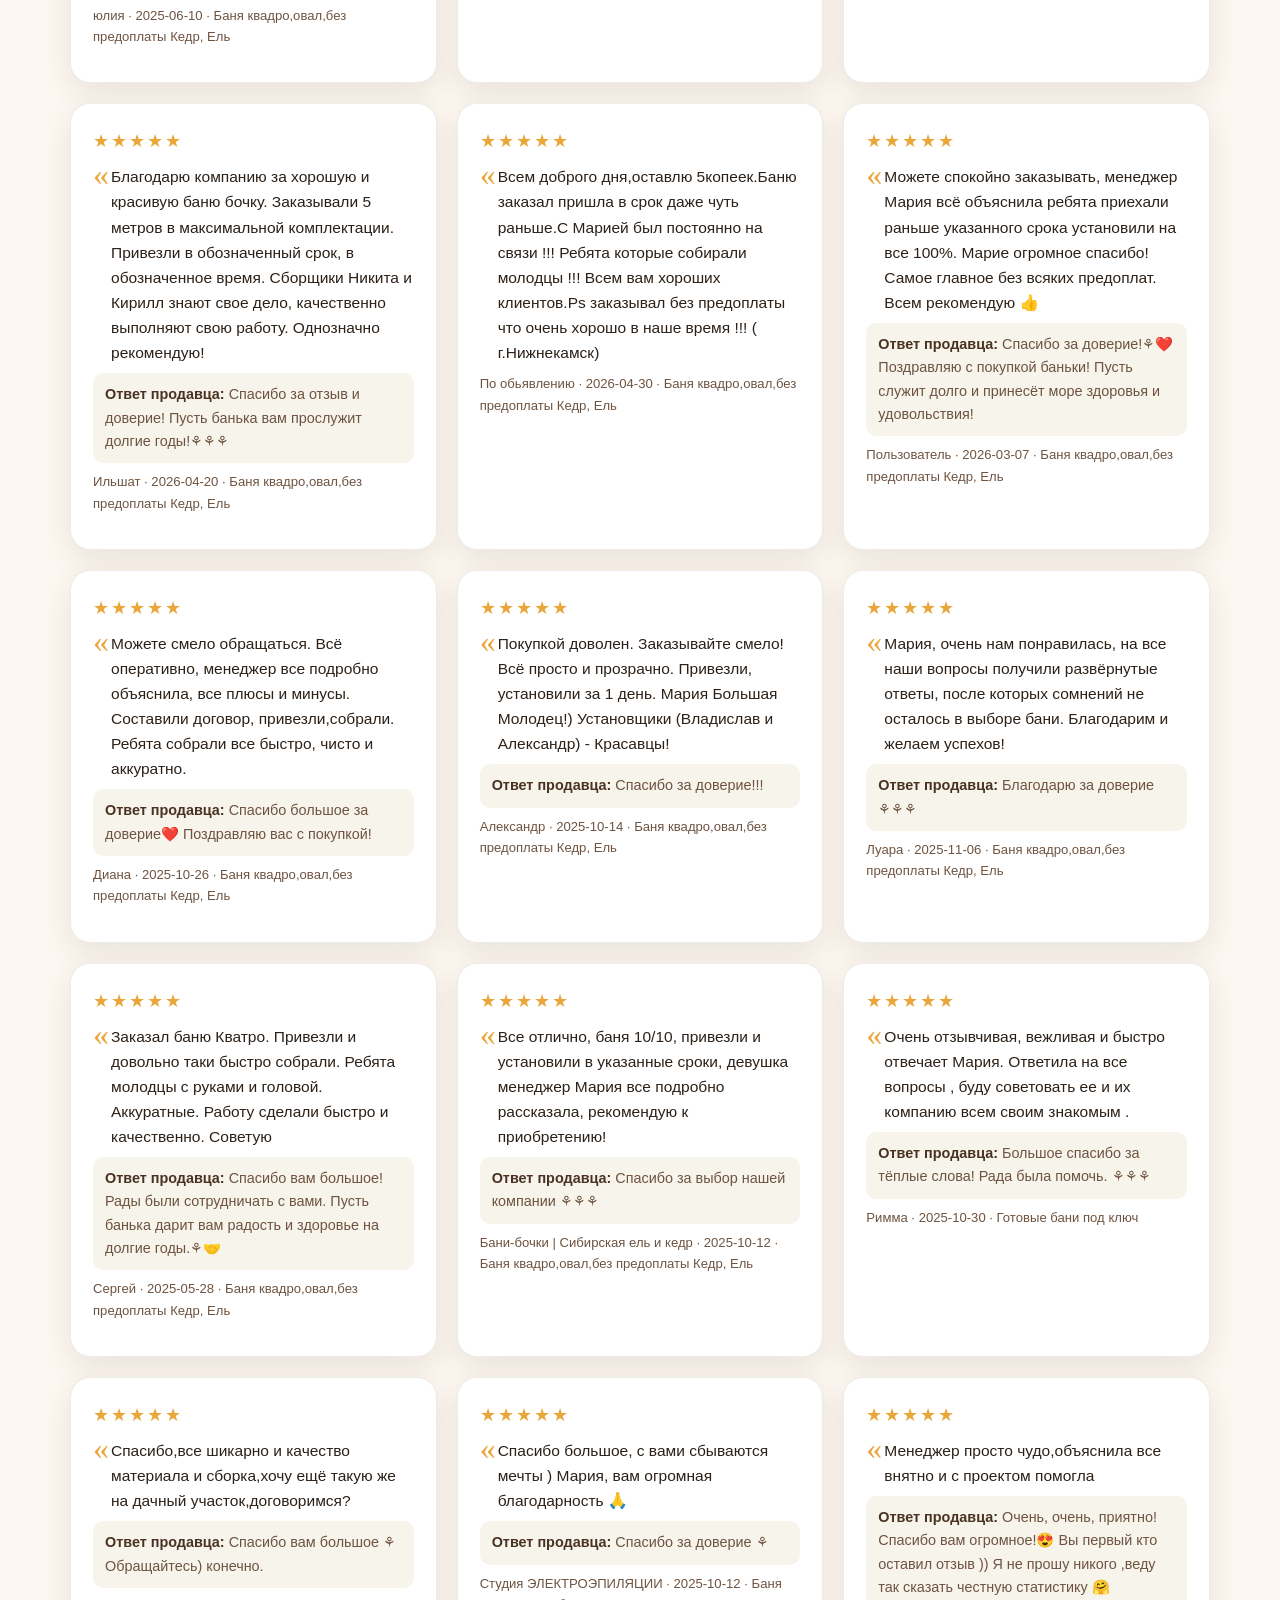
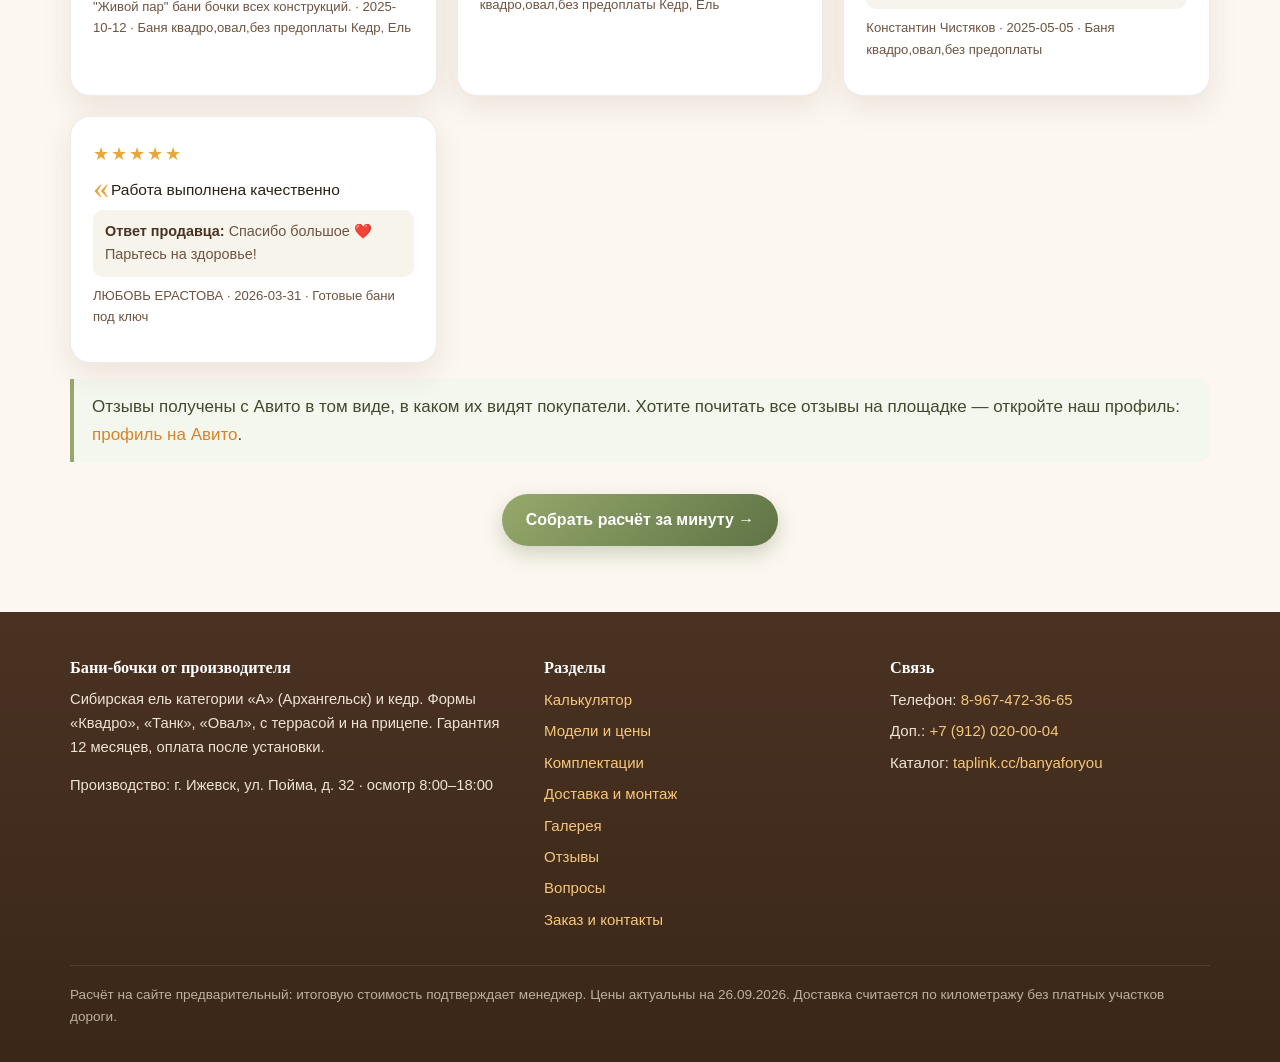
<file: otzyvy.html>
<!DOCTYPE html>
<html lang="ru">
<head>
<meta charset="utf-8">
<meta name="viewport" content="width=device-width, initial-scale=1">
<meta name="robots" content="noindex, nofollow, noarchive, nosnippet">
<title>Отзывы клиентов о банях-бочках</title>
<link rel="stylesheet" href="assets/css/style.css?v=19">
<link rel="icon" href="data:image/svg+xml,<svg xmlns='http://www.w3.org/2000/svg' viewBox='0 0 100 100'><text y='.9em' font-size='90'>🌿</text></svg>">
</head>
<body>

<section class="hero" style="padding:44px 0 18px">
  <div class="wrap">
    <span class="eyebrow">Отзывы с Авито</span>
    <h1>Что говорят наши клиенты</h1>
    <p class="lead">Реальные отзывы покупателей бань-бочек — с оценками и нашими ответами.
      Мы не редактируем тексты: как написали, так и показываем.</p>
    <div class="hero-badges" id="reviewsSummary"></div>
    <div class="hero-cta">
      <a class="btn" href="index.html#calc">Рассчитать свою баню →</a>
      <a class="btn ghost" href="galereya.html">Фото готовых бань</a>
    </div>
  </div>
</section>

<section class="tight">
  <div class="wrap">
    <div class="grid g3" id="reviewsAll"></div>
    <div class="note mt3">Отзывы получены с Авито в том виде, в каком их видят покупатели.
      Хотите почитать все отзывы на площадке — откройте наш профиль:
      <a href="https://www.avito.ru/user/c91a89d3ccc2963105ec729b97978fa9/profile" target="_blank" rel="noopener">профиль на Авито</a>.</div>
    <div class="center mt2"><a class="btn leaf" href="index.html#calc">Собрать расчёт за минуту →</a></div>
  </div>
</section>

<script src="assets/js/config.js?v=19"></script>
<script src="assets/js/data.js?v=19"></script>
<script src="assets/js/layout.js?v=19"></script>
<script src="assets/js/app.js?v=19"></script>
</body>
</html>
</file>
<file: assets/css/style.css>
/* ==========================================================================
   Бани-бочки от производителя — стили
   Тёплая палитра, лёгкие анимации, mobile-first.
   ========================================================================== */

:root{
  --cream:#FCF7F0;      --cream-2:#F6ECDE;   --cream-3:#EFE1CE;
  --honey:#E9A63A;      --amber:#D98324;     --terracotta:#C1663F;
  --brown:#4A3222;      --brown-soft:#6E5340;--ink:#2C2118;
  --sage:#7E8F5B;       --leaf:#96A96C;      --leaf-dark:#5F7345;
  --white:#FFFFFF;
  --shadow:0 10px 30px rgba(74,50,34,.10);
  --shadow-lg:0 22px 50px rgba(74,50,34,.16);
  --radius:20px;        --radius-sm:12px;
  --ff-serif: Georgia, "Times New Roman", "PT Serif", serif;
  --ff-sans: -apple-system, BlinkMacSystemFont, "Segoe UI", Roboto, "Helvetica Neue", Arial, sans-serif;
  --maxw:1180px;
}

*,*::before,*::after{box-sizing:border-box}
html{scroll-behavior:smooth; overflow-x:clip}
body{
  margin:0; font-family:var(--ff-sans); color:var(--ink);
  background:
    radial-gradient(1200px 600px at 85% -10%, #FFF3E1 0%, rgba(255,243,225,0) 60%),
    radial-gradient(900px 500px at -10% 20%, #F7F0E2 0%, rgba(247,240,226,0) 55%),
    var(--cream);
  line-height:1.62; font-size:17px; -webkit-font-smoothing:antialiased;
  position:relative; overflow-x:hidden; overflow-x:clip;
}
img{max-width:100%; display:block}
a{color:var(--amber); text-decoration:none}
a:hover{color:var(--terracotta)}
h1,h2,h3,h4{font-family:var(--ff-serif); color:var(--brown); line-height:1.22; margin:0 0 .5em}
h1{font-size:clamp(1.9rem,4.6vw,3.3rem)}
h2{font-size:clamp(1.5rem,3vw,2.2rem)}
h3{font-size:clamp(1.15rem,2vw,1.45rem)}
p{margin:0 0 1em}
.wrap{width:100%; max-width:var(--maxw); margin:0 auto; padding:0 20px}
.narrow{max-width:820px}
.center{text-align:center}
.muted{color:var(--brown-soft)}
.small{font-size:.92rem}
.tiny{font-size:.82rem}
.mb0{margin-bottom:0}
.mt1{margin-top:1rem}.mt2{margin-top:2rem}.mt3{margin-top:3rem}

/* ── декор: листики и веники ───────────────────────────────────────────── */
.decor{position:absolute; pointer-events:none; user-select:none; opacity:.5; z-index:0}
.decor svg{display:block}
@keyframes floaty{
  0%{transform:translate(0,0) rotate(0deg)}
  33%{transform:translate(10px,-14px) rotate(6deg)}
  66%{transform:translate(-8px,10px) rotate(-5deg)}
  100%{transform:translate(0,0) rotate(0deg)}
}
@keyframes sway{0%,100%{transform:rotate(-3deg)}50%{transform:rotate(3deg)}}
.leaf-float{animation:floaty 13s ease-in-out infinite}
.leaf-float.d1{animation-duration:17s; animation-delay:-3s}
.leaf-float.d2{animation-duration:21s; animation-delay:-7s}
.besom-sway{animation:sway 7s ease-in-out infinite; transform-origin:50% 90%}

/* ── шапка ─────────────────────────────────────────────────────────────── */
header.site{
  position:sticky; top:0; z-index:50;
  background:rgba(252,247,240,.86); backdrop-filter:blur(12px) saturate(1.2);
  border-bottom:1px solid rgba(74,50,34,.10);
}
.nav{display:flex; align-items:center; gap:18px; height:70px}
.logo{display:flex; align-items:center; gap:10px; font-family:var(--ff-serif); font-weight:700;
  font-size:1.12rem; color:var(--brown); white-space:nowrap}
.logo svg{width:30px;height:30px;flex:0 0 auto}
.logo span.sub{display:block; font-family:var(--ff-sans); font-size:.7rem; font-weight:400;
  letter-spacing:.12em; text-transform:uppercase; color:var(--amber); margin-top:-4px}
.nav-links{display:flex; gap:4px; margin-left:auto; flex-wrap:wrap}
.nav-links a{
  padding:9px 13px; border-radius:999px; color:var(--brown-soft); font-size:.95rem; font-weight:500;
  transition:background .25s, color .25s, transform .25s;
}
.nav-links a:hover{background:#FFF2DE; color:var(--brown); transform:translateY(-1px)}
.nav-links a.active{background:var(--brown); color:#FDF6EA}
.burger{display:none; margin-left:auto; background:none; border:1px solid rgba(74,50,34,.18);
  border-radius:12px; padding:9px 12px; cursor:pointer; color:var(--brown)}
@media (max-width:900px){
  .burger{display:block}
  .nav-links{position:absolute; top:70px; left:0; right:0; background:rgba(252,247,240,.98);
    flex-direction:column; padding:10px 16px 18px; gap:2px; border-bottom:1px solid rgba(74,50,34,.12);
    display:none; box-shadow:var(--shadow)}
  .nav-links.open{display:flex}
  .nav-links a{padding:12px 14px; font-size:1rem}
}

/* ── кнопки ─────────────────────────────────────────────────────────────── */
.btn{
  display:inline-flex; align-items:center; justify-content:center; gap:7px;
  padding:13px 24px; border:none; border-radius:999px; cursor:pointer;
  font-family:var(--ff-sans); font-size:1rem; font-weight:600; text-align:center;
  background:linear-gradient(135deg,var(--honey),var(--amber)); color:#fff;
  box-shadow:0 8px 20px rgba(217,131,36,.28); transition:transform .22s, box-shadow .22s, filter .22s;
}
.btn:hover{transform:translateY(-2px); box-shadow:0 14px 28px rgba(217,131,36,.36); color:#fff}
.btn:active{transform:translateY(0)}
.btn.ghost{background:none; color:var(--brown); border:1.5px solid rgba(74,50,34,.24); box-shadow:none}
.btn.ghost:hover{background:#FFF5E6; color:var(--brown)}
.btn.leaf{background:linear-gradient(135deg,var(--leaf),var(--leaf-dark)); box-shadow:0 8px 20px rgba(95,115,69,.28)}
.btn.sm{padding:9px 16px; font-size:.9rem}
.btn.block{width:100%}

/* ── hero ──────────────────────────────────────────────────────────────── */
.hero{position:relative; overflow:hidden; padding:64px 0 46px}
.hero .wrap{position:relative; z-index:2}
.hero-grid{display:grid; grid-template-columns:1.15fr .85fr; gap:38px; align-items:center}
@media (max-width:900px){.hero-grid{grid-template-columns:1fr; gap:24px} .hero{padding:38px 0 30px}}
.eyebrow{
  display:inline-flex; align-items:center; gap:8px; font-size:.8rem; font-weight:600;
  letter-spacing:.16em; text-transform:uppercase; color:var(--terracotta);
  background:#FBEDD8; padding:7px 14px; border-radius:999px; margin-bottom:14px;
}
.hero h1{margin-bottom:14px}
.hero h1 em{font-style:normal; color:var(--amber); position:relative; white-space:nowrap}
.lead{font-size:clamp(1.02rem,1.6vw,1.18rem); color:var(--brown-soft); max-width:56ch}
.hero-cta{display:flex; gap:12px; flex-wrap:wrap; margin-top:22px}
.hero-art{
  border-radius:26px; overflow:hidden; box-shadow:var(--shadow-lg);
  border:6px solid #fff; transform:rotate(-1.2deg); aspect-ratio:4/3; background:var(--cream-2);
  position:relative;
}
.hero-art img{width:100%; height:100%; object-fit:cover}
.hero-badges{display:flex; gap:10px; flex-wrap:wrap; margin-top:20px}
.badge{background:#fff; border:1px solid rgba(74,50,34,.10); border-radius:999px;
  padding:7px 14px; font-size:.86rem; color:var(--brown-soft); box-shadow:var(--shadow)}
.badge b{color:var(--brown)}

/* ── секции ────────────────────────────────────────────────────────────── */
section{padding:44px 0; position:relative}
section.tight{padding:26px 0}
.sec-head{max-width:760px; margin-bottom:26px}
.sec-head .kicker{color:var(--amber); font-weight:600; letter-spacing:.14em;
  text-transform:uppercase; font-size:.78rem}
.sec-head h2{margin-top:6px}

/* появление при скролле */
.reveal{opacity:0; transform:translateY(26px)}
.reveal.in{opacity:1; transform:none; transition:opacity .8s ease, transform .8s cubic-bezier(.2,.8,.2,1)}
.reveal.d1.in{transition-delay:.08s}.reveal.d2.in{transition-delay:.16s}.reveal.d3.in{transition-delay:.24s}
@media (prefers-reduced-motion:reduce){
  .reveal{opacity:1 !important; transform:none !important}
  .leaf-float,.besom-sway{animation:none !important}
  html{scroll-behavior:auto}
}

/* ── карточки ──────────────────────────────────────────────────────────── */
.grid{display:grid; gap:20px}
.g2{grid-template-columns:repeat(2,1fr)}
.g3{grid-template-columns:repeat(3,1fr)}
.g4{grid-template-columns:repeat(4,1fr)}
@media (max-width:1000px){.g4{grid-template-columns:repeat(2,1fr)} .g3{grid-template-columns:repeat(2,1fr)}}
@media (max-width:680px){.g2,.g3,.g4{grid-template-columns:1fr}}
.card{
  background:#fff; border:1px solid rgba(74,50,34,.09); border-radius:var(--radius);
  padding:22px; box-shadow:var(--shadow); transition:transform .3s, box-shadow .3s;
}
.card:hover{transform:translateY(-4px); box-shadow:var(--shadow-lg)}
.card h3{margin-bottom:.35em}
.card .price{font-family:var(--ff-serif); font-size:1.5rem; color:var(--amber); font-weight:700}
.card .price small{font-family:var(--ff-sans); font-size:.78rem; color:var(--brown-soft); font-weight:400; display:block}
.tag{display:inline-block; background:#F3EADB; color:var(--brown-soft); border-radius:999px;
  padding:3px 11px; font-size:.78rem; margin:0 6px 6px 0}
.tag.hot{background:#FBE3C6; color:#8A5211}

/* ── калькулятор ───────────────────────────────────────────────────────── */
.calc{display:grid; grid-template-columns:minmax(0,1.35fr) minmax(0,1fr); gap:26px; align-items:start}
@media (max-width:1020px){.calc{grid-template-columns:1fr}}
.panel{background:#fff; border:1px solid rgba(74,50,34,.09); border-radius:var(--radius);
  padding:24px; box-shadow:var(--shadow)}
.panel h3{margin-bottom:.6em}
.field{margin-bottom:16px}
.field label,.lbl{display:block; font-weight:600; font-size:.92rem; margin-bottom:7px; color:var(--brown)}
select,input[type=text],input[type=number]{
  width:100%; padding:12px 14px; font-size:1rem; font-family:var(--ff-sans); color:var(--ink);
  border:1.5px solid rgba(74,50,34,.18); border-radius:var(--radius-sm); background:#FFFDFA;
  transition:border-color .2s, box-shadow .2s;
}
select:focus,input:focus{outline:none; border-color:var(--honey); box-shadow:0 0 0 4px rgba(233,166,58,.16)}
.hint{font-size:.83rem; color:var(--brown-soft); margin-top:6px}
.chips{display:flex; flex-wrap:wrap; gap:9px}
.chip{position:relative}
.chip input{position:absolute; opacity:0; pointer-events:none}
.chip span{
  display:inline-block; padding:10px 15px; border-radius:999px; border:1.5px solid rgba(74,50,34,.18);
  background:#FFFDFA; cursor:pointer; font-size:.94rem; transition:all .2s; user-select:none;
}
.chip input:checked + span{background:linear-gradient(135deg,var(--honey),var(--amber)); color:#fff;
  border-color:transparent; box-shadow:0 6px 16px rgba(217,131,36,.28)}
.chip input:focus-visible + span{box-shadow:0 0 0 4px rgba(233,166,58,.22)}
.opt-grid{display:grid; grid-template-columns:repeat(2,1fr); gap:7px 14px}
@media (max-width:680px){.opt-grid{grid-template-columns:1fr}}
.opt{display:flex; gap:9px; align-items:flex-start; padding:8px 10px; border-radius:10px;
  cursor:pointer; transition:background .2s; font-size:.94rem}
.opt:hover{background:#FFFAF1}
.opt input{margin-top:5px; accent-color:var(--amber); width:17px; height:17px; flex:0 0 auto}
.opt .p{color:var(--amber); font-weight:600; white-space:nowrap}
.opt-group{margin-bottom:12px}
.opt-group > .lbl{font-size:.85rem; letter-spacing:.06em; text-transform:uppercase; color:var(--amber)}
details.adv{border:1px dashed rgba(74,50,34,.22); border-radius:var(--radius-sm); padding:12px 16px; margin-bottom:16px}
details.adv summary{cursor:pointer; font-weight:600; color:var(--brown)}
details.adv[open] summary{margin-bottom:12px}

/* автоподстановка населённого пункта */
.suggest{position:relative}
.suggest-list{
  position:absolute; left:0; right:0; top:calc(100% + 4px); background:#fff; z-index:20;
  border:1px solid rgba(74,50,34,.14); border-radius:var(--radius-sm); box-shadow:var(--shadow-lg);
  max-height:290px; overflow:auto; display:none;
}
.suggest-list.open{display:block}
.suggest-list div{padding:10px 14px; cursor:pointer; font-size:.95rem; border-bottom:1px solid rgba(74,50,34,.06)}
.suggest-list div:last-child{border-bottom:none}
.suggest-list div:hover,.suggest-list div.sel{background:#FFF3E0}
.suggest-list div b{color:var(--amber)}
.route-box{background:#FFF8EE; border:1px solid rgba(217,131,36,.28); border-radius:var(--radius-sm);
  padding:12px 14px; font-size:.92rem; color:var(--brown-soft); margin-top:10px}
.route-box b{color:var(--brown)}
.route-box .src{display:inline-block; background:#FBE3C6; color:#8A5211; border-radius:999px;
  padding:2px 9px; font-size:.75rem; margin-left:6px}
.route-box.warn{background:#FFF4E6; border-color:#E9A63A}

/* результат */
.result{position:sticky; top:88px}
@media (max-width:1020px){.result{position:static}}
.result .sum{font-family:var(--ff-serif); font-size:clamp(2rem,5.6vw,2.9rem); color:var(--brown);
  font-weight:700; line-height:1.1; margin:4px 0 2px; transition:color .3s}
.result .sum.flash{color:var(--amber)}
.result .sum-sub{font-size:.9rem; color:var(--brown-soft); margin-bottom:14px}
.brk{width:100%; border-collapse:collapse; font-size:.94rem; margin-top:6px}
.brk tr{border-bottom:1px dashed rgba(74,50,34,.14)}
.brk tr:last-child{border-bottom:none}
.brk td{padding:8px 0; vertical-align:top}
.brk td.v{text-align:right; white-space:nowrap; font-weight:600; color:var(--brown)}
.brk tr.total td{border-top:2px solid var(--brown); padding-top:12px; font-size:1.08rem; font-weight:700; color:var(--brown)}
.brk .note{display:block; font-size:.8rem; color:var(--brown-soft); font-weight:400}
.card-mini{border:1px solid rgba(74,50,34,.1); border-radius:var(--radius-sm); padding:14px 16px;
  background:#FFFDF9; margin-top:14px; font-size:.92rem}
.card-mini h4{margin:0 0 8px; font-size:1.02rem}
.card-mini ul{margin:0; padding-left:18px}
.card-mini li{margin-bottom:4px}
.result-gallery{display:grid; grid-template-columns:repeat(3,1fr); gap:8px; margin:14px 0}
.result-gallery img{width:100%; aspect-ratio:4/3; object-fit:cover; border-radius:10px; cursor:pointer;
  transition:transform .3s, filter .3s}
.result-gallery img:hover{transform:scale(1.03); filter:brightness(1.06)}
@media (max-width:680px){.result-gallery{grid-template-columns:repeat(2,1fr)}}

/* ── таблицы ───────────────────────────────────────────────────────────── */
.table-wrap{overflow-x:auto; border-radius:var(--radius); border:1px solid rgba(74,50,34,.1); background:#fff;
  box-shadow:var(--shadow)}
table.data{width:100%; border-collapse:collapse; font-size:.95rem; min-width:520px}
table.data th,table.data td{padding:11px 14px; text-align:left; border-bottom:1px solid rgba(74,50,34,.08)}
table.data thead th{background:#FBF1E2; color:var(--brown); font-family:var(--ff-serif); font-size:.98rem;
  position:sticky; top:0}
table.data tbody tr:hover{background:#FFFBF4}
table.data td.num{text-align:right; white-space:nowrap; font-weight:600; color:var(--brown)}
table.data tr.hl{background:#FFF7E8}

/* ── аккордеон (вопросы) ───────────────────────────────────────────────── */
.acc{background:#fff; border:1px solid rgba(74,50,34,.1); border-radius:var(--radius);
  box-shadow:var(--shadow); overflow:hidden}
.acc details{border-bottom:1px solid rgba(74,50,34,.08)}
.acc details:last-child{border-bottom:none}
.acc summary{
  cursor:pointer; padding:17px 20px; font-weight:600; font-family:var(--ff-serif); font-size:1.06rem;
  color:var(--brown); display:flex; gap:12px; align-items:flex-start; list-style:none;
}
.acc summary::-webkit-details-marker{display:none}
.acc summary::before{content:"🌿"; flex:0 0 auto; font-size:1rem; transition:transform .3s}
.acc details[open] summary::before{transform:rotate(30deg)}
.acc summary:hover{background:#FFFAF2}
.acc .body{padding:0 20px 20px 46px; color:var(--brown-soft)}
.acc .body p:last-child{margin-bottom:0}
.acc .short{background:#FBF1E2; border-left:3px solid var(--honey); padding:9px 13px; border-radius:8px;
  margin-bottom:12px; color:var(--brown); font-size:.95rem}

/* ── галерея ───────────────────────────────────────────────────────────── */
.filters{display:flex; gap:8px; flex-wrap:wrap; margin-bottom:20px}
.filters button{background:#fff; border:1px solid rgba(74,50,34,.16); border-radius:999px; padding:9px 16px;
  cursor:pointer; font-size:.92rem; color:var(--brown-soft); transition:all .2s; font-family:var(--ff-sans)}
.filters button:hover{background:#FFF5E6; color:var(--brown)}
.filters button.active{background:var(--brown); color:#FDF6EA; border-color:var(--brown)}
.gal{display:grid; grid-template-columns:repeat(4,1fr); gap:12px}
@media (max-width:1000px){.gal{grid-template-columns:repeat(3,1fr)}}
@media (max-width:680px){.gal{grid-template-columns:repeat(2,1fr); gap:8px}}
.gal figure{margin:0; position:relative; border-radius:14px; overflow:hidden; background:var(--cream-2);
  aspect-ratio:1/1; cursor:zoom-in; box-shadow:0 6px 18px rgba(74,50,34,.10)}
.gal figure img{width:100%; height:100%; object-fit:cover; transition:transform .6s cubic-bezier(.2,.8,.2,1)}
.gal figure:hover img{transform:scale(1.07)}
.gal figure figcaption{position:absolute; inset:auto 0 0 0; background:linear-gradient(transparent,rgba(44,33,24,.78));
  color:#fff; padding:26px 10px 9px; font-size:.78rem; opacity:0; transition:opacity .3s}
.gal figure:hover figcaption{opacity:1}
.gal .play{position:absolute; inset:0; display:grid; place-items:center; color:#fff; font-size:2rem;
  text-shadow:0 2px 10px rgba(0,0,0,.5); pointer-events:none}
.gal figure.wide{grid-column:span 2; aspect-ratio:2/1}
@media (max-width:680px){.gal figure.wide{grid-column:span 2; aspect-ratio:3/2}}
.loadmore{display:flex; justify-content:center; margin-top:22px}

/* лайтбокс */
.lb{position:fixed; inset:0; background:rgba(30,22,15,.92); z-index:200; display:none;
  align-items:center; justify-content:center; padding:24px}
.lb.open{display:flex}
.lb img,.lb video{max-width:min(1100px,94vw); max-height:88vh; border-radius:14px; box-shadow:var(--shadow-lg)}
.lb .close{position:absolute; top:18px; right:22px; background:none; border:none; color:#fff; font-size:2.2rem;
  cursor:pointer; line-height:1}
.lb .nav{position:absolute; top:50%; transform:translateY(-50%); background:rgba(255,255,255,.14); border:none;
  color:#fff; font-size:1.8rem; width:52px; height:52px; border-radius:50%; cursor:pointer}
.lb .prev{left:18px}.lb .next{right:18px}
.lb .cap{position:absolute; bottom:20px; left:0; right:0; text-align:center; color:#F3E3CB; font-size:.9rem}

/* ── прочее ────────────────────────────────────────────────────────────── */
.note{border-left:4px solid var(--leaf); background:#F4F7EE; padding:14px 18px; border-radius:0 12px 12px 0;
  color:#3F4A2E; margin:16px 0}
.note.warm{border-color:var(--honey); background:#FFF7E9; color:#6B4A16}
.note.warn{border-color:var(--terracotta); background:#FDF1EC; color:#7A3A20}
.quote{font-family:var(--ff-serif); font-size:1.1rem; color:var(--brown); font-style:italic;
  border-left:3px solid var(--honey); padding-left:16px; margin:18px 0}
.kv{display:grid; grid-template-columns:auto 1fr; gap:6px 16px; font-size:.95rem}
.kv dt{color:var(--brown-soft)}.kv dd{margin:0; font-weight:600; color:var(--brown)}
.steps{counter-reset:s; list-style:none; padding:0; margin:0}
.steps li{counter-increment:s; position:relative; padding:0 0 16px 46px}
.steps li::before{content:counter(s); position:absolute; left:0; top:0; width:32px; height:32px;
  border-radius:50%; background:linear-gradient(135deg,var(--honey),var(--amber)); color:#fff;
  display:grid; place-items:center; font-weight:700; font-size:.95rem}
footer.site{background:linear-gradient(180deg,#4A3222,#3A2718); color:#EFE3D3; padding:46px 0 34px; margin-top:40px}
footer.site a{color:#F6C77B}
footer.site .cols{display:grid; grid-template-columns:1.4fr 1fr 1fr; gap:26px}
@media (max-width:800px){footer.site .cols{grid-template-columns:1fr; gap:18px}}
footer.site h4{color:#fff; margin-bottom:10px; font-size:1.02rem}
footer.site ul{list-style:none; padding:0; margin:0}
footer.site li{margin-bottom:7px; font-size:.94rem}
.copy{opacity:.72; color:#EFE3D3; border-top:1px solid rgba(255,255,255,.14); margin-top:26px; padding-top:18px; font-size:.85rem}
.disclaimer{background:#FBF1E2; border:1px dashed rgba(74,50,34,.2); border-radius:var(--radius-sm);
  padding:12px 16px; font-size:.86rem; color:var(--brown-soft)}

/* sticky CTA на мобильных */
.mobile-cta{position:fixed; left:0; right:0; bottom:0; z-index:60; display:none; gap:10px; padding:10px 14px;
  background:rgba(252,247,240,.96); backdrop-filter:blur(10px); border-top:1px solid rgba(74,50,34,.12)}
.mobile-cta .btn{flex:1; padding:12px}
@media (max-width:680px){.mobile-cta{display:flex} body{padding-bottom:76px}}

/* печать расчёта */
@media print{
  header.site,.mobile-cta,footer.site,.hero-cta,.filters,.no-print,.decor{display:none !important}
  body{background:#fff; font-size:12pt}
  .panel,.card{box-shadow:none; border-color:#ccc}
  .result{position:static}
  .calc{grid-template-columns:1fr}
}

/* ── отзывы ────────────────────────────────────────────────────────────── */
.card.review{display:flex; flex-direction:column; gap:8px}.review .stars{color:var(--honey); font-size:1.15rem; letter-spacing:2px}
.review .rev-text{margin:0; color:var(--ink); font-size:.97rem; position:relative; padding-left:18px}
.review .rev-text::before{content:"«"; position:absolute; left:0; top:-6px; font-family:var(--ff-serif);
  font-size:2rem; color:var(--honey); line-height:1}
.review .rev-answer{margin:0; padding:10px 12px; background:#F7F4EC; border-radius:10px;
  font-size:.9rem; color:var(--brown-soft)}
.review .rev-answer b{color:var(--brown)}

/* ── свайное поле и планировка ─────────────────────────────────────────── */
.pile-host,.plan-host{margin-top:10px; border:1px solid rgba(74,50,34,.14); border-radius:12px;
  overflow:hidden; background:#fffdf8}
.pile-host svg,.plan-host svg{display:block; width:100%; height:auto}
.plan-host{margin-bottom:6px}
@media print{
  #pileBlock{break-inside:avoid; page-break-inside:avoid}
  .pile-host,.plan-host{border-color:#bbb}
}
</file>
